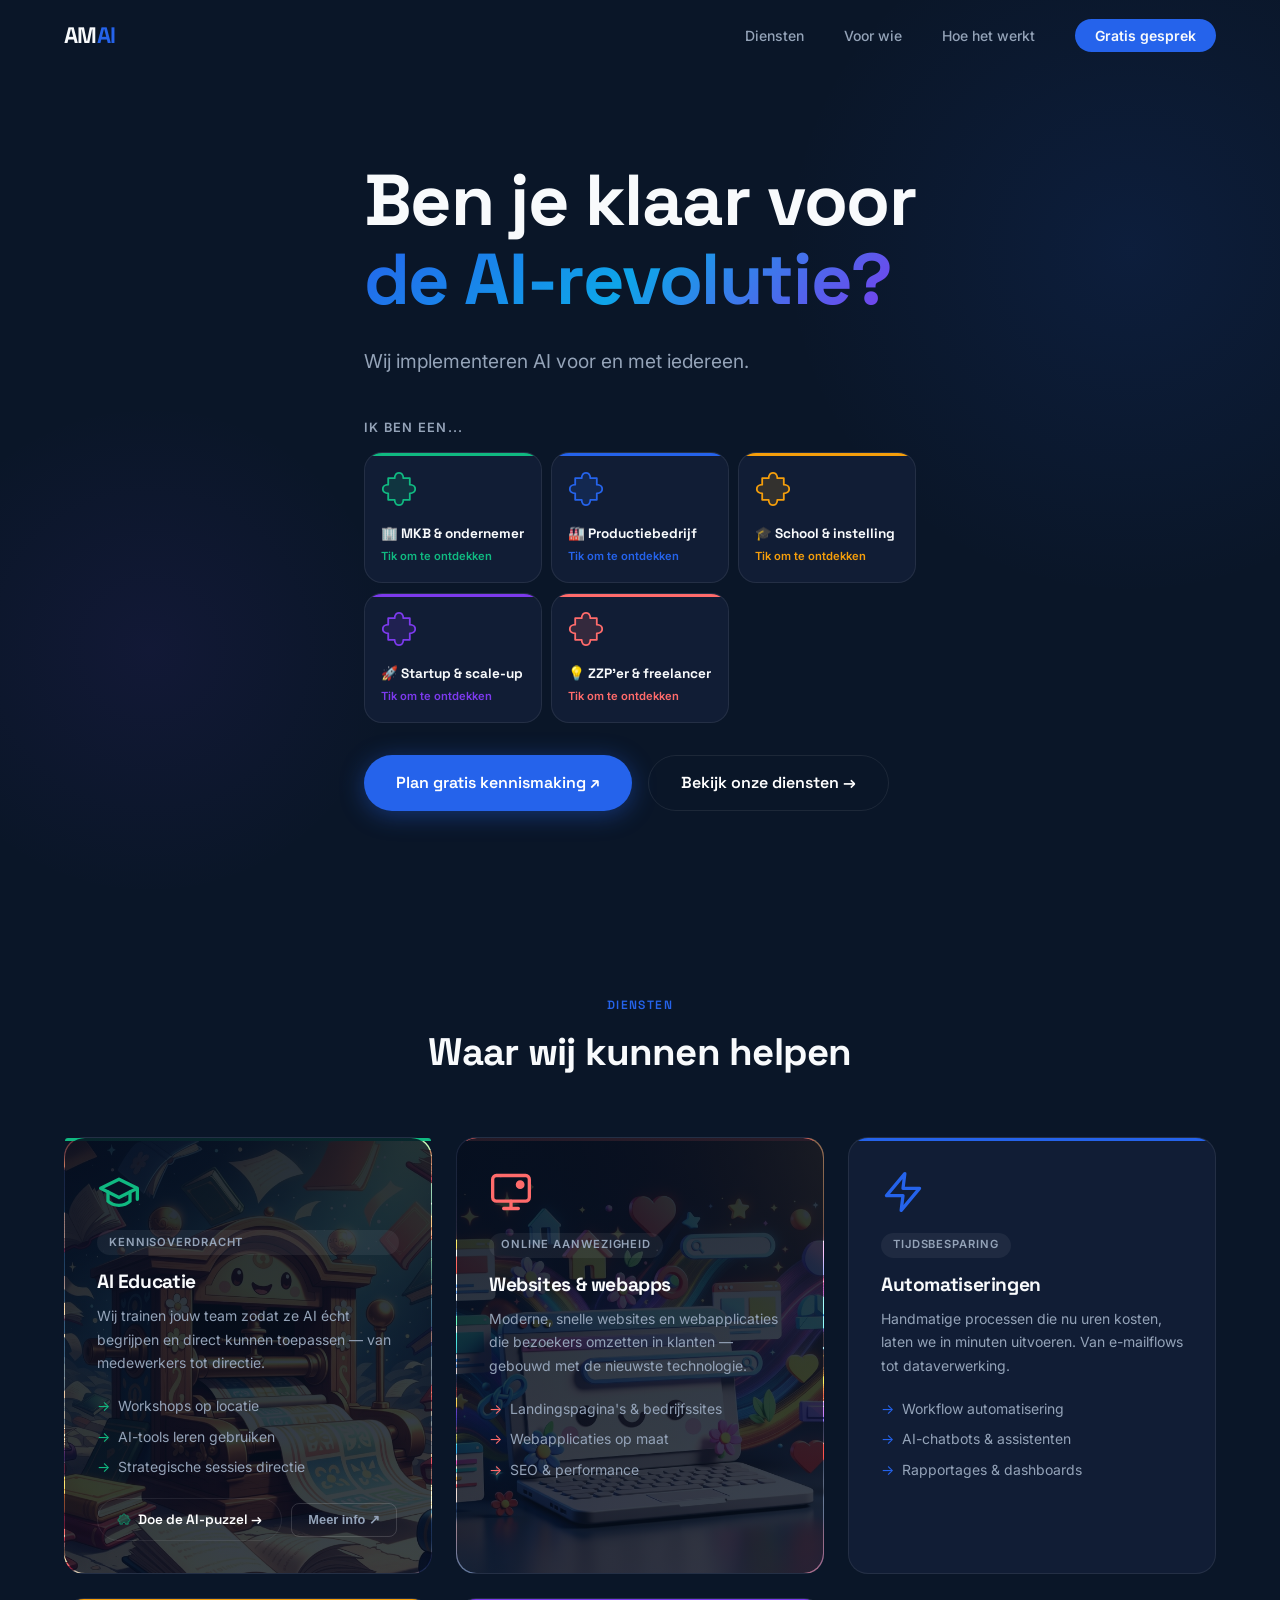
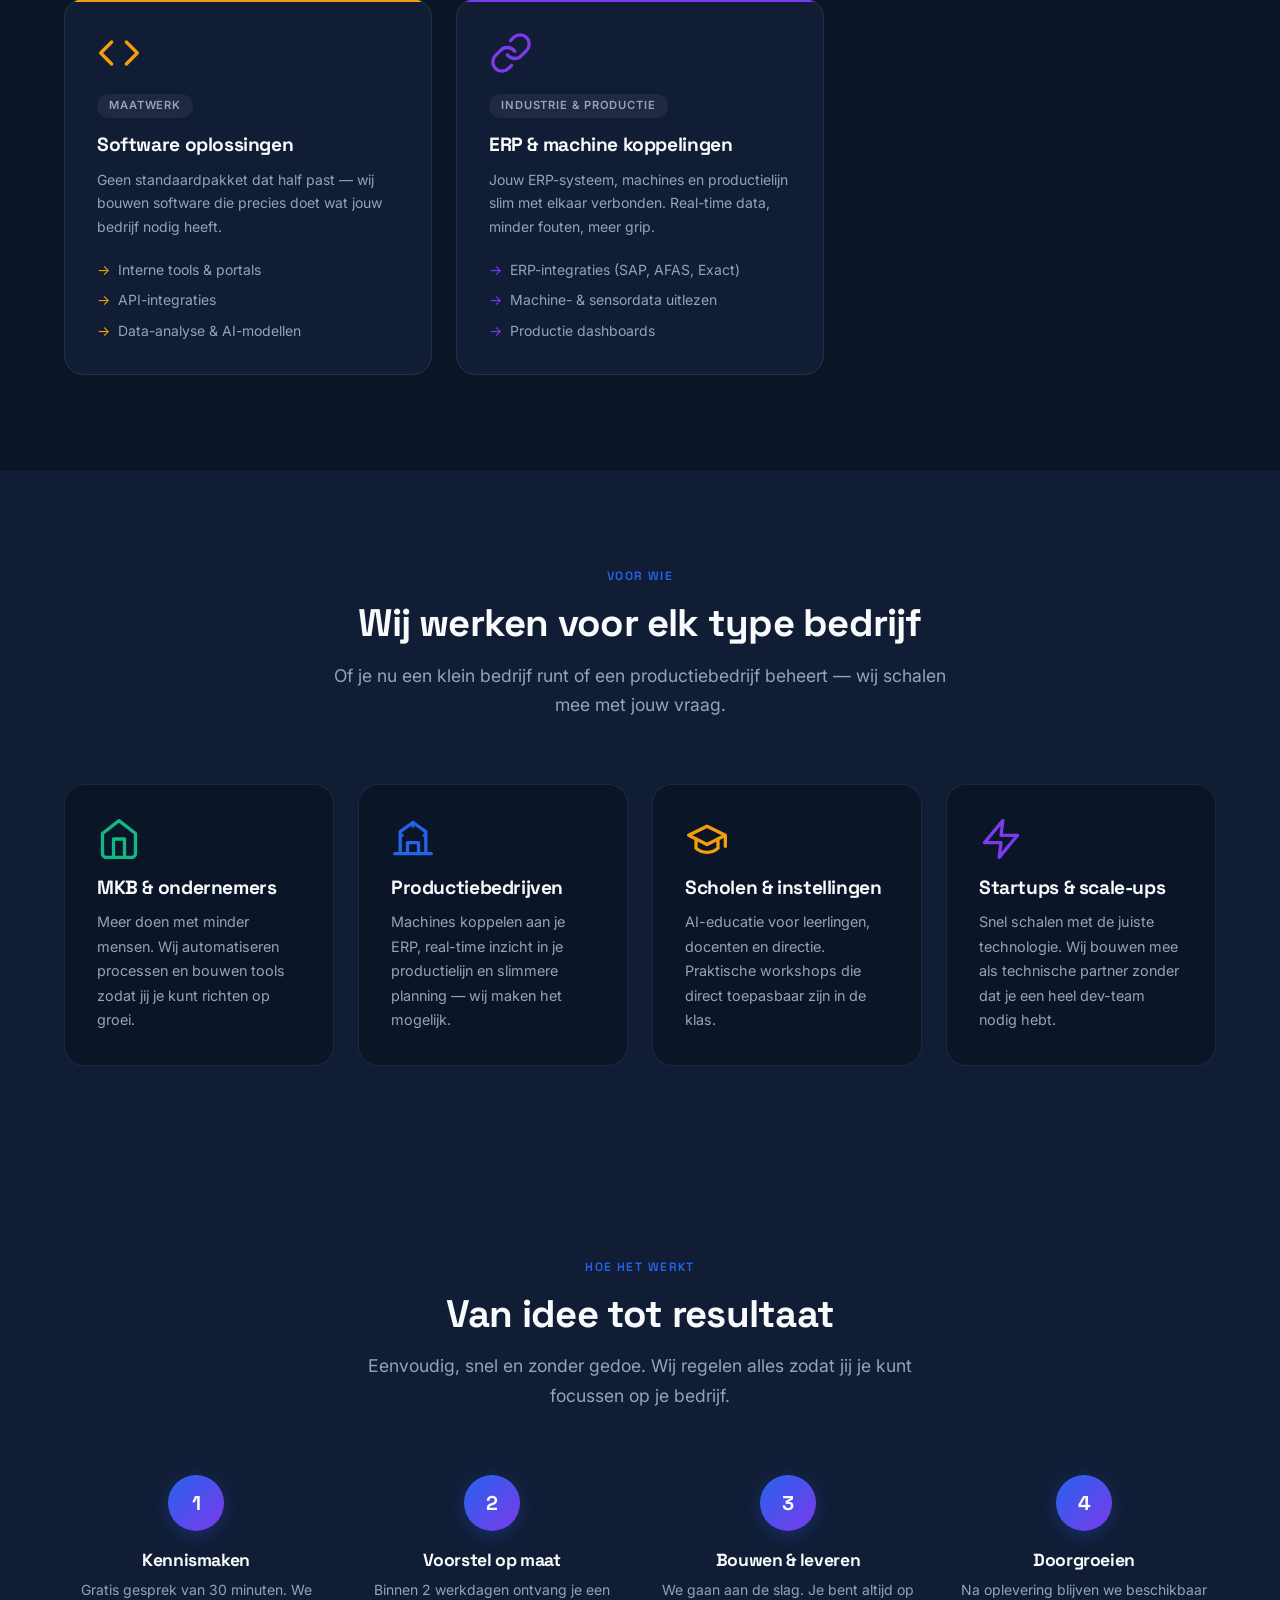
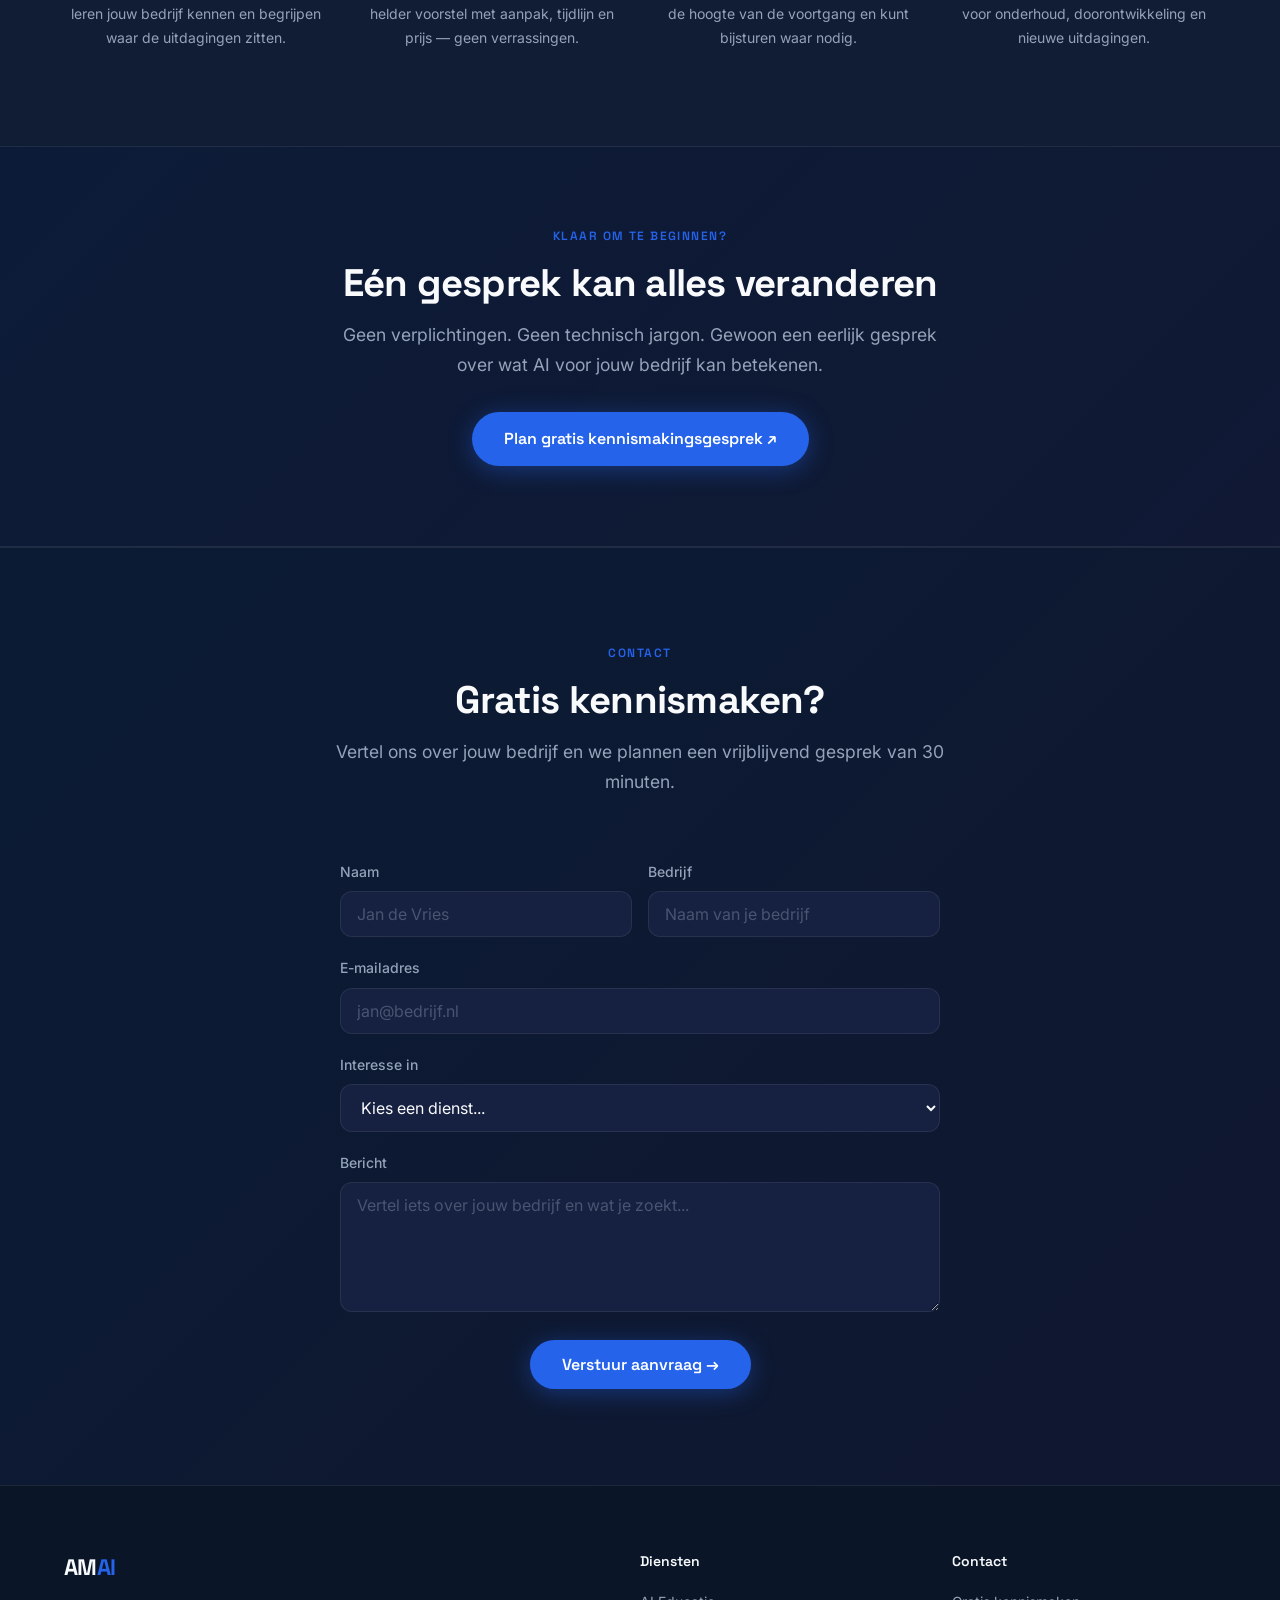
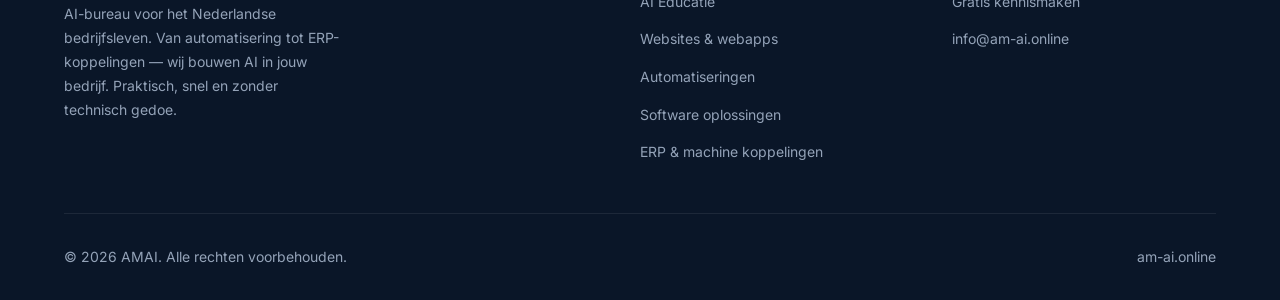
<file: index.html>
<!DOCTYPE html>
<html lang="nl">
<head>
<meta charset="UTF-8">
<meta name="viewport" content="width=device-width, initial-scale=1.0">
<title>AMAI — AI-oplossingen voor bedrijven</title>
<link rel="preconnect" href="https://fonts.googleapis.com">
<link rel="preconnect" href="https://fonts.gstatic.com" crossorigin>
<link href="https://fonts.googleapis.com/css2?family=Space+Grotesk:wght@300;400;500;600;700&family=Inter:wght@300;400;500;600&display=swap" rel="stylesheet">
<link rel="stylesheet" href="style.css">
<link rel="stylesheet" href="main.css?v=2">
<style>
/* PUZZLE SELECTOR */
.puzzle-selector { margin: 2rem 0 0; max-width: 560px; }
.selector__label { font-size: 0.8rem; font-weight: 600; letter-spacing: 0.1em; text-transform: uppercase; color: var(--color-muted); margin-bottom: 0.85rem; }
.pz-grid { display: grid; grid-template-columns: repeat(auto-fit, minmax(158px, 1fr)); gap: 0.6rem; }
.pz-card {
  background: var(--color-bg-card);
  border: 1.5px solid var(--color-border);
  border-radius: 18px;
  padding: 1.1rem 1rem 1rem;
  cursor: pointer;
  position: relative;
  overflow: hidden;
  transition: border-color 0.22s, box-shadow 0.22s, transform 0.22s;
  user-select: none;
}
.pz-card::before {
  content: ''; position: absolute; top: 0; left: 0; right: 0; height: 3px;
  background: var(--pz-color); border-radius: 18px 18px 0 0;
}
.pz-card:hover { border-color: var(--pz-color); transform: translateY(-4px); box-shadow: 0 10px 30px rgba(0,0,0,0.3); }
.pz-card.active { border-color: var(--pz-color); box-shadow: 0 0 28px color-mix(in srgb, var(--pz-color) 30%, transparent); transform: translateY(-5px); }
.pz-card__icon { margin-bottom: 0.65rem; }
.pz-card__name { font-family: var(--font-display); font-size: 0.85rem; font-weight: 700; color: var(--color-white); line-height: 1.3; }
.pz-card__tap { font-size: 0.7rem; color: var(--pz-color); margin-top: 0.35rem; font-weight: 600; }
.pz-card.active .pz-card__tap { opacity: 0; }
.pz-panel {
  display: none;
  margin-top: 0.75rem;
  padding: 1.25rem 1.5rem;
  background: var(--color-bg-card);
  border: 1.5px solid rgba(255,255,255,0.08);
  border-radius: 18px;
  position: relative;
  overflow: hidden;
  animation: fadeUp 0.3s ease both;
}
.pz-panel::before {
  content: ''; position: absolute; top: 0; left: 0; right: 0; height: 3px;
  background: var(--pz-panel-color, var(--color-accent)); border-radius: 18px 18px 0 0;
}
.pz-panel.visible { display: block; }
.pz-panel__title { font-family: var(--font-display); font-weight: 700; font-size: 1rem; margin-bottom: 0.5rem; }
.pz-panel__desc { font-size: 0.875rem; color: var(--color-muted); line-height: 1.75; margin-bottom: 1rem; }
</style>
</head>
<body>

<!-- NAVIGATION -->
<nav class="nav" id="nav">
  <div class="container nav__inner">
    <div class="nav__logo">AM<em>AI</em></div>
    <ul class="nav__links">
      <li><a href="#diensten" class="nav__link">Diensten</a></li>
      <li><a href="#voor-wie" class="nav__link">Voor wie</a></li>
      <li><a href="#hoe" class="nav__link">Hoe het werkt</a></li>
      <li><a href="#contact" class="nav__cta">Gratis gesprek</a></li>
    </ul>
    <div class="nav__hamburger" id="hamburger">
      <span></span><span></span><span></span>
    </div>
  </div>
</nav>

<!-- MOBILE MENU -->
<div class="mobile-menu" id="mobileMenu">
  <a href="#diensten" onclick="closeMobile()">Diensten</a>
  <a href="#voor-wie" onclick="closeMobile()">Voor wie</a>
  <a href="#hoe" onclick="closeMobile()">Hoe het werkt</a>
  <a href="#contact" class="nav__cta" onclick="closeMobile()">Gratis gesprek</a>
</div>

<!-- HERO -->
<section class="hero">
  <canvas id="heroCanvas"></canvas>
  <div class="hero__glow hero__glow--1"></div>
  <div class="hero__glow hero__glow--2"></div>
  <div class="container">
    <div class="hero__content">
      <h1 class="hero__title">
        Ben je klaar voor<br>
        <span class="text-gradient">de AI-revolutie?</span>
      </h1>
      <p class="hero__sub">
        Wij implementeren AI voor en met iedereen.
      </p>

      <!-- PUZZEL DOELGROEPEN -->
      <div class="puzzle-selector">
        <div class="selector__label">Ik ben een...</div>
        <div class="pz-grid" id="pzGrid">

          <div class="pz-card" style="--pz-color:#10B981" onclick="pickPz(0)">
            <div class="pz-card__icon">
              <svg width="36" height="36" viewBox="0 0 36 36" fill="none">
                <path d="M7.2,7.2 L13.68,7.2 C13.68,7.2 13.68,1.8 18,1.8 C22.32,1.8 22.32,7.2 22.32,7.2 L28.8,7.2 L28.8,13.68 C28.8,13.68 34.2,13.68 34.2,18 C34.2,22.32 28.8,22.32 28.8,22.32 L28.8,28.8 L22.32,28.8 C22.32,28.8 22.32,34.2 18,34.2 C13.68,34.2 13.68,28.8 13.68,28.8 L7.2,28.8 L7.2,22.32 C7.2,22.32 1.8,22.32 1.8,18 C1.8,13.68 7.2,13.68 7.2,13.68 Z" fill="#10B981" fill-opacity="0.15" stroke="#10B981" stroke-width="1.8" stroke-linejoin="round" stroke-linecap="round"/>
              </svg>
            </div>
            <div class="pz-card__name">🏢 MKB &amp; ondernemer</div>
            <div class="pz-card__tap">Tik om te ontdekken</div>
          </div>

          <div class="pz-card" style="--pz-color:#2563EB" onclick="pickPz(1)">
            <div class="pz-card__icon">
              <svg width="36" height="36" viewBox="0 0 36 36" fill="none">
                <path d="M7.2,7.2 L13.68,7.2 C13.68,7.2 13.68,1.8 18,1.8 C22.32,1.8 22.32,7.2 22.32,7.2 L28.8,7.2 L28.8,13.68 C28.8,13.68 34.2,13.68 34.2,18 C34.2,22.32 28.8,22.32 28.8,22.32 L28.8,28.8 L22.32,28.8 C22.32,28.8 22.32,34.2 18,34.2 C13.68,34.2 13.68,28.8 13.68,28.8 L7.2,28.8 L7.2,22.32 C7.2,22.32 1.8,22.32 1.8,18 C1.8,13.68 7.2,13.68 7.2,13.68 Z" fill="#2563EB" fill-opacity="0.15" stroke="#2563EB" stroke-width="1.8" stroke-linejoin="round" stroke-linecap="round"/>
              </svg>
            </div>
            <div class="pz-card__name">🏭 Productiebedrijf</div>
            <div class="pz-card__tap">Tik om te ontdekken</div>
          </div>

          <div class="pz-card" style="--pz-color:#F59E0B" onclick="pickPz(2)">
            <div class="pz-card__icon">
              <svg width="36" height="36" viewBox="0 0 36 36" fill="none">
                <path d="M7.2,7.2 L13.68,7.2 C13.68,7.2 13.68,1.8 18,1.8 C22.32,1.8 22.32,7.2 22.32,7.2 L28.8,7.2 L28.8,13.68 C28.8,13.68 34.2,13.68 34.2,18 C34.2,22.32 28.8,22.32 28.8,22.32 L28.8,28.8 L22.32,28.8 C22.32,28.8 22.32,34.2 18,34.2 C13.68,34.2 13.68,28.8 13.68,28.8 L7.2,28.8 L7.2,22.32 C7.2,22.32 1.8,22.32 1.8,18 C1.8,13.68 7.2,13.68 7.2,13.68 Z" fill="#F59E0B" fill-opacity="0.15" stroke="#F59E0B" stroke-width="1.8" stroke-linejoin="round" stroke-linecap="round"/>
              </svg>
            </div>
            <div class="pz-card__name">🎓 School &amp; instelling</div>
            <div class="pz-card__tap">Tik om te ontdekken</div>
          </div>

          <div class="pz-card" style="--pz-color:#7C3AED" onclick="pickPz(3)">
            <div class="pz-card__icon">
              <svg width="36" height="36" viewBox="0 0 36 36" fill="none">
                <path d="M7.2,7.2 L13.68,7.2 C13.68,7.2 13.68,1.8 18,1.8 C22.32,1.8 22.32,7.2 22.32,7.2 L28.8,7.2 L28.8,13.68 C28.8,13.68 34.2,13.68 34.2,18 C34.2,22.32 28.8,22.32 28.8,22.32 L28.8,28.8 L22.32,28.8 C22.32,28.8 22.32,34.2 18,34.2 C13.68,34.2 13.68,28.8 13.68,28.8 L7.2,28.8 L7.2,22.32 C7.2,22.32 1.8,22.32 1.8,18 C1.8,13.68 7.2,13.68 7.2,13.68 Z" fill="#7C3AED" fill-opacity="0.15" stroke="#7C3AED" stroke-width="1.8" stroke-linejoin="round" stroke-linecap="round"/>
              </svg>
            </div>
            <div class="pz-card__name">🚀 Startup &amp; scale-up</div>
            <div class="pz-card__tap">Tik om te ontdekken</div>
          </div>

          <div class="pz-card" style="--pz-color:#FF6B6B" onclick="pickPz(4)">
            <div class="pz-card__icon">
              <svg width="36" height="36" viewBox="0 0 36 36" fill="none">
                <path d="M7.2,7.2 L13.68,7.2 C13.68,7.2 13.68,1.8 18,1.8 C22.32,1.8 22.32,7.2 22.32,7.2 L28.8,7.2 L28.8,13.68 C28.8,13.68 34.2,13.68 34.2,18 C34.2,22.32 28.8,22.32 28.8,22.32 L28.8,28.8 L22.32,28.8 C22.32,28.8 22.32,34.2 18,34.2 C13.68,34.2 13.68,28.8 13.68,28.8 L7.2,28.8 L7.2,22.32 C7.2,22.32 1.8,22.32 1.8,18 C1.8,13.68 7.2,13.68 7.2,13.68 Z" fill="#FF6B6B" fill-opacity="0.15" stroke="#FF6B6B" stroke-width="1.8" stroke-linejoin="round" stroke-linecap="round"/>
              </svg>
            </div>
            <div class="pz-card__name">💡 ZZP'er &amp; freelancer</div>
            <div class="pz-card__tap">Tik om te ontdekken</div>
          </div>

        </div>

        <div class="pz-panel" id="pzPanel">
          <div class="pz-panel__title" id="pzTitle"></div>
          <div class="pz-panel__desc" id="pzDesc"></div>
          <a href="#contact" class="btn btn--primary" style="font-size:0.85rem; padding:0.6rem 1.4rem;">Gratis kennismaken ↗</a>
        </div>
      </div>

      <div class="hero__actions" style="margin-top:2rem;">
        <a href="#contact" class="btn btn--primary">Plan gratis kennismaking ↗</a>
        <a href="#diensten" class="btn btn--outline">Bekijk onze diensten →</a>
      </div>
    </div>
  </div>
</section>

<!-- DIENSTEN -->
<section class="section" id="diensten">
  <div class="container">
    <div class="section-header reveal">
      <span class="eyebrow">Diensten</span>
      <h2>Waar wij kunnen helpen</h2>
    </div>
    <div class="modules-grid">

      <div class="module-card module-card--1 module-card--flip module-card--has-bg reveal reveal-delay-1" id="cardEducatie" style="background-image: url('educatie.jpg')">

        <!-- VOORKANT -->
        <div class="flip-front">
          <div class="module-card__icon">
            <svg width="44" height="44" viewBox="0 0 24 24" fill="none" stroke="#10B981" stroke-width="1.8" stroke-linecap="round" stroke-linejoin="round">
              <path d="M22 10v6M2 10l10-5 10 5-10 5z"/><path d="M6 12v5c3 3 9 3 12 0v-5"/>
            </svg>
          </div>
          <div class="module-card__tag">Kennisoverdracht</div>
          <h3>AI Educatie</h3>
          <p>Wij trainen jouw team zodat ze AI écht begrijpen en direct kunnen toepassen — van medewerkers tot directie.</p>
          <ul class="module-card__list">
            <li>Workshops op locatie</li>
            <li>AI-tools leren gebruiken</li>
            <li>Strategische sessies directie</li>
          </ul>
          <div class="flip-front__actions">
            <a href="ai-puzzel.html" class="btn btn--outline" style="font-size:0.85rem; padding:0.6rem 1.2rem; display:inline-flex; gap:0.4rem; align-items:center;">
              <svg width="14" height="14" viewBox="0 0 100 100" fill="none"><path d="M20,20 L39,20 C39,20 39,6 50,6 C61,6 61,20 61,20 L80,20 L80,39 C80,39 94,39 94,50 C94,61 80,61 80,61 L80,80 L61,80 C61,80 61,66 50,66 C39,66 39,80 39,80 L20,80 L20,61 C20,61 6,61 6,50 C6,39 20,39 20,39 Z" fill="#10B981" fill-opacity="0.3" stroke="#10B981" stroke-width="4"/></svg>
              Doe de AI-puzzel →
            </a>
            <button class="flip-trigger" onclick="document.getElementById('cardEducatie').classList.add('flipped')" aria-label="Meer info">
              Meer info ↗
            </button>
          </div>
        </div>

        <!-- ACHTERKANT -->
        <div class="flip-back">
          <button class="flip-back__close" onclick="document.getElementById('cardEducatie').classList.remove('flipped')" aria-label="Sluiten">×</button>
          <div class="module-card__tag" style="margin-bottom:0.75rem">Voor kids & docenten</div>
          <h3 style="margin-bottom:1rem">Wat bieden wij op school?</h3>
          <ul class="flip-back__list">
            <li>
              <span class="flip-back__icon">🧩</span>
              <div><strong>De Grote AI Puzzel</strong><br><span>Gratis interactieve les: leerlingen (10–14 jaar) ontdekken in 6 stappen hoe AI écht werkt.</span></div>
            </li>
            <li>
              <span class="flip-back__icon">👩‍🏫</span>
              <div><strong>Lesmateriaal voor docenten</strong><br><span>Kant-en-klare handleiding, discussievragen en tips om AI bespreekbaar te maken in de klas.</span></div>
            </li>
            <li>
              <span class="flip-back__icon">🎓</span>
              <div><strong>Workshop op locatie</strong><br><span>Een AMAI-specialist komt langs voor een hands-on AI-les — interactief en op maat.</span></div>
            </li>
            <li>
              <span class="flip-back__icon">💬</span>
              <div><strong>Gratis intakegesprek</strong><br><span>Samen kijken wat past bij jouw school, klas of programma.</span></div>
            </li>
          </ul>
          <div class="flip-back__actions">
            <a href="ai-puzzel.html" class="btn" style="font-size:0.85rem; padding:0.65rem 1.2rem; background:#10B981; color:#000; font-weight:700; border-radius:10px; text-decoration:none; text-align:center;">Doe de AI-puzzel →</a>
            <a href="#contact" class="btn btn--outline" style="font-size:0.85rem; padding:0.65rem 1.2rem; text-align:center;">Plan een gesprek</a>
          </div>
        </div>

      </div>

      <div class="module-card module-card--2 module-card--has-bg reveal reveal-delay-2" style="background-image: url('websites and apps.jpg')">
        <div class="module-card__icon">
          <svg width="44" height="44" viewBox="0 0 24 24" fill="none" stroke="#FF6B6B" stroke-width="1.8" stroke-linecap="round" stroke-linejoin="round">
            <rect x="2" y="3" width="20" height="14" rx="2"/><path d="M8 21h8M12 17v4"/><circle cx="17" cy="8" r="1.5" fill="#FF6B6B"/>
          </svg>
        </div>
        <div class="module-card__tag">Online aanwezigheid</div>
        <h3>Websites & webapps</h3>
        <p>Moderne, snelle websites en webapplicaties die bezoekers omzetten in klanten — gebouwd met de nieuwste technologie.</p>
        <ul class="module-card__list">
          <li>Landingspagina's & bedrijfssites</li>
          <li>Webapplicaties op maat</li>
          <li>SEO & performance</li>
        </ul>
      </div>

      <div class="module-card module-card--3 reveal reveal-delay-3">
        <div class="module-card__icon">
          <svg width="44" height="44" viewBox="0 0 24 24" fill="none" stroke="#2563EB" stroke-width="1.8" stroke-linecap="round" stroke-linejoin="round">
            <path d="M13 2L3 14h9l-1 8 10-12h-9l1-8z"/>
          </svg>
        </div>
        <div class="module-card__tag">Tijdsbesparing</div>
        <h3>Automatiseringen</h3>
        <p>Handmatige processen die nu uren kosten, laten we in minuten uitvoeren. Van e-mailflows tot dataverwerking.</p>
        <ul class="module-card__list">
          <li>Workflow automatisering</li>
          <li>AI-chatbots & assistenten</li>
          <li>Rapportages & dashboards</li>
        </ul>
      </div>

      <div class="module-card module-card--4 reveal reveal-delay-1">
        <div class="module-card__icon">
          <svg width="44" height="44" viewBox="0 0 24 24" fill="none" stroke="#F59E0B" stroke-width="1.8" stroke-linecap="round" stroke-linejoin="round">
            <polyline points="16 18 22 12 16 6"/><polyline points="8 6 2 12 8 18"/>
          </svg>
        </div>
        <div class="module-card__tag">Maatwerk</div>
        <h3>Software oplossingen</h3>
        <p>Geen standaardpakket dat half past — wij bouwen software die precies doet wat jouw bedrijf nodig heeft.</p>
        <ul class="module-card__list">
          <li>Interne tools & portals</li>
          <li>API-integraties</li>
          <li>Data-analyse & AI-modellen</li>
        </ul>
      </div>

      <div class="module-card module-card--5 reveal reveal-delay-2">
        <div class="module-card__icon">
          <svg width="44" height="44" viewBox="0 0 24 24" fill="none" stroke="#7C3AED" stroke-width="1.8" stroke-linecap="round" stroke-linejoin="round">
            <path d="M10 13a5 5 0 0 0 7.54.54l3-3a5 5 0 0 0-7.07-7.07l-1.72 1.71"/><path d="M14 11a5 5 0 0 0-7.54-.54l-3 3a5 5 0 0 0 7.07 7.07l1.71-1.71"/>
          </svg>
        </div>
        <div class="module-card__tag">Industrie & productie</div>
        <h3>ERP & machine koppelingen</h3>
        <p>Jouw ERP-systeem, machines en productielijn slim met elkaar verbonden. Real-time data, minder fouten, meer grip.</p>
        <ul class="module-card__list">
          <li>ERP-integraties (SAP, AFAS, Exact)</li>
          <li>Machine- & sensordata uitlezen</li>
          <li>Productie dashboards</li>
        </ul>
      </div>

    </div>
  </div>
</section>

<!-- VOOR WIE -->
<section class="section for-who" id="voor-wie">
  <div class="container">
    <div class="section-header reveal">
      <span class="eyebrow">Voor wie</span>
      <h2>Wij werken voor elk type bedrijf</h2>
      <p>Of je nu een klein bedrijf runt of een productiebedrijf beheert — wij schalen mee met jouw vraag.</p>
    </div>
    <div class="for-who__grid">
      <div class="for-who__card reveal reveal-delay-1">
        <div class="for-who__icon">
          <svg width="44" height="44" viewBox="0 0 24 24" fill="none" stroke="#10B981" stroke-width="1.8" stroke-linecap="round" stroke-linejoin="round">
            <path d="M3 9l9-7 9 7v11a2 2 0 0 1-2 2H5a2 2 0 0 1-2-2z"/><polyline points="9 22 9 12 15 12 15 22"/>
          </svg>
        </div>
        <h3>MKB & ondernemers</h3>
        <p>Meer doen met minder mensen. Wij automatiseren processen en bouwen tools zodat jij je kunt richten op groei.</p>
      </div>
      <div class="for-who__card reveal reveal-delay-2">
        <div class="for-who__icon">
          <svg width="44" height="44" viewBox="0 0 24 24" fill="none" stroke="#2563EB" stroke-width="1.8" stroke-linecap="round" stroke-linejoin="round">
            <path d="M2 20h20M5 20V8l7-5 7 5v12M9 20v-6h6v6"/>
            <path d="M12 3v2M6 10h.01M18 10h.01"/>
          </svg>
        </div>
        <h3>Productiebedrijven</h3>
        <p>Machines koppelen aan je ERP, real-time inzicht in je productielijn en slimmere planning — wij maken het mogelijk.</p>
      </div>
      <div class="for-who__card reveal reveal-delay-3">
        <div class="for-who__icon">
          <svg width="44" height="44" viewBox="0 0 24 24" fill="none" stroke="#F59E0B" stroke-width="1.8" stroke-linecap="round" stroke-linejoin="round">
            <path d="M22 10v6M2 10l10-5 10 5-10 5z"/><path d="M6 12v5c3 3 9 3 12 0v-5"/>
          </svg>
        </div>
        <h3>Scholen & instellingen</h3>
        <p>AI-educatie voor leerlingen, docenten en directie. Praktische workshops die direct toepasbaar zijn in de klas.</p>
      </div>
      <div class="for-who__card reveal reveal-delay-4">
        <div class="for-who__icon">
          <svg width="44" height="44" viewBox="0 0 24 24" fill="none" stroke="#7C3AED" stroke-width="1.8" stroke-linecap="round" stroke-linejoin="round">
            <path d="M13 2L3 14h9l-1 8 10-12h-9l1-8z"/>
          </svg>
        </div>
        <h3>Startups & scale-ups</h3>
        <p>Snel schalen met de juiste technologie. Wij bouwen mee als technische partner zonder dat je een heel dev-team nodig hebt.</p>
      </div>
    </div>
  </div>
</section>

<!-- HOW IT WORKS -->
<section class="section how" id="hoe">
  <div class="container">
    <div class="section-header reveal">
      <span class="eyebrow">Hoe het werkt</span>
      <h2>Van idee tot resultaat</h2>
      <p>Eenvoudig, snel en zonder gedoe. Wij regelen alles zodat jij je kunt focussen op je bedrijf.</p>
    </div>
    <div class="how__steps">
      <div class="how__step reveal reveal-delay-1">
        <div class="how__step-num">1</div>
        <h3>Kennismaken</h3>
        <p>Gratis gesprek van 30 minuten. We leren jouw bedrijf kennen en begrijpen waar de uitdagingen zitten.</p>
      </div>
      <div class="how__step reveal reveal-delay-2">
        <div class="how__step-num">2</div>
        <h3>Voorstel op maat</h3>
        <p>Binnen 2 werkdagen ontvang je een helder voorstel met aanpak, tijdlijn en prijs — geen verrassingen.</p>
      </div>
      <div class="how__step reveal reveal-delay-3">
        <div class="how__step-num">3</div>
        <h3>Bouwen & leveren</h3>
        <p>We gaan aan de slag. Je bent altijd op de hoogte van de voortgang en kunt bijsturen waar nodig.</p>
      </div>
      <div class="how__step reveal reveal-delay-4">
        <div class="how__step-num">4</div>
        <h3>Doorgroeien</h3>
        <p>Na oplevering blijven we beschikbaar voor onderhoud, doorontwikkeling en nieuwe uitdagingen.</p>
      </div>
    </div>
  </div>
</section>

<!-- CTA STRIP -->
<section style="padding: 5rem 0; background: linear-gradient(135deg, rgba(37,99,235,0.08) 0%, rgba(124,58,237,0.06) 100%); border-top: 1px solid var(--color-border); border-bottom: 1px solid var(--color-border);">
  <div class="container">
    <div style="text-align:center; max-width: 600px; margin: 0 auto;" class="reveal">
      <span class="eyebrow">Klaar om te beginnen?</span>
      <h2 style="font-size: clamp(1.75rem, 3vw, 2.5rem); margin-bottom: 1rem;">Eén gesprek kan alles veranderen</h2>
      <p style="color: var(--color-muted); font-size: 1.1rem; margin-bottom: 2rem; line-height: 1.7;">Geen verplichtingen. Geen technisch jargon. Gewoon een eerlijk gesprek over wat AI voor jouw bedrijf kan betekenen.</p>
      <a href="#contact" class="btn btn--primary">Plan gratis kennismakingsgesprek ↗</a>
    </div>
  </div>
</section>

<!-- CONTACT -->
<section class="section contact-section" id="contact">
  <div class="container">
    <div class="section-header reveal">
      <span class="eyebrow">Contact</span>
      <h2>Gratis kennismaken?</h2>
      <p>Vertel ons over jouw bedrijf en we plannen een vrijblijvend gesprek van 30 minuten.</p>
    </div>
    <div class="contact-form reveal">
      <div class="form-row">
        <div class="form-group">
          <label>Naam</label>
          <input type="text" placeholder="Jan de Vries">
        </div>
        <div class="form-group">
          <label>Bedrijf</label>
          <input type="text" placeholder="Naam van je bedrijf">
        </div>
      </div>
      <div class="form-group">
        <label>E-mailadres</label>
        <input type="email" placeholder="jan@bedrijf.nl">
      </div>
      <div class="form-group">
        <label>Interesse in</label>
        <select>
          <option value="">Kies een dienst...</option>
          <option>AI Educatie</option>
          <option>Website of webapplicatie</option>
          <option>Automatisering</option>
          <option>Software op maat</option>
          <option>ERP & machine koppelingen</option>
          <option>Meerdere diensten / Weet ik nog niet</option>
        </select>
      </div>
      <div class="form-group">
        <label>Bericht</label>
        <textarea placeholder="Vertel iets over jouw bedrijf en wat je zoekt..."></textarea>
      </div>
      <button class="btn btn--primary form-submit" onclick="handleSubmit(event)">Verstuur aanvraag →</button>
    </div>
  </div>
</section>

<!-- FOOTER -->
<footer class="footer">
  <div class="container">
    <div class="footer__grid">
      <div class="footer__brand">
        <div class="nav__logo">AM<em>AI</em></div>
        <p>AI-bureau voor het Nederlandse bedrijfsleven. Van automatisering tot ERP-koppelingen — wij bouwen AI in jouw bedrijf. Praktisch, snel en zonder technisch gedoe.</p>
      </div>
      <div>
        <div class="footer__col-title">Diensten</div>
        <ul class="footer__links">
          <li><a href="#diensten">AI Educatie</a></li>
          <li><a href="#diensten">Websites & webapps</a></li>
          <li><a href="#diensten">Automatiseringen</a></li>
          <li><a href="#diensten">Software oplossingen</a></li>
          <li><a href="#diensten">ERP & machine koppelingen</a></li>
        </ul>
      </div>
      <div>
        <div class="footer__col-title">Contact</div>
        <ul class="footer__links">
          <li><a href="#contact">Gratis kennismaken</a></li>
          <li><a href="mailto:info@am-ai.online">info@am-ai.online</a></li>
        </ul>
      </div>
    </div>
    <div class="footer__bottom">
      <span>© 2026 AMAI. Alle rechten voorbehouden.</span>
      <span>am-ai.online</span>
    </div>
  </div>
</footer>

<script src="script.js"></script>
<script>

// PUZZEL DOELGROEP SELECTOR
const PZ_DATA = [
  { color: '#10B981', title: 'MKB & ondernemer', desc: 'Meer doen met minder mensen. Wij automatiseren processen en bouwen tools zodat jij je kunt richten op groei.' },
  { color: '#2563EB', title: 'Productiebedrijf',  desc: 'Machines koppelen aan je ERP, real-time inzicht in je productielijn en slimmere planning — wij maken het mogelijk.' },
  { color: '#F59E0B', title: 'School & instelling', desc: 'AI-educatie voor leerlingen, docenten en directie. Praktische workshops die direct toepasbaar zijn in de klas.' },
  { color: '#7C3AED', title: 'Startup & scale-up', desc: 'Snel schalen met de juiste technologie. Wij bouwen mee als technische partner zonder dat je een heel dev-team nodig hebt.' },
  { color: '#FF6B6B', title: "ZZP'er & freelancer", desc: 'AI als persoonlijke assistent. Wij leren je de tools die je productiviteit verdubbelen — zodat jij meer kunt doen in minder tijd.' },
];

function pickPz(idx) {
  document.querySelectorAll('.pz-card').forEach((c, i) => c.classList.toggle('active', i === idx));
  const d = PZ_DATA[idx];
  const panel = document.getElementById('pzPanel');
  document.getElementById('pzTitle').textContent = d.title;
  document.getElementById('pzTitle').style.color = d.color;
  document.getElementById('pzDesc').textContent = d.desc;
  panel.style.setProperty('--pz-panel-color', d.color);
  panel.style.borderColor = d.color + '40';
  panel.classList.add('visible');
}

// Keyboard support voor puzzelstukken
document.addEventListener('keydown', e => {
  if ((e.key === 'Enter' || e.key === ' ') && document.activeElement.closest('.pz-piece')) {
    e.preventDefault();
    const pieces = Array.from(document.querySelectorAll('.pz-piece'));
    pickPz(pieces.indexOf(document.activeElement.closest('.pz-piece')));
  }
});

// NAV SCROLL
const nav = document.getElementById('nav');
window.addEventListener('scroll', () => {
  nav.classList.toggle('scrolled', window.scrollY > 20);
});

// HAMBURGER
const hamburger = document.getElementById('hamburger');
const mobileMenu = document.getElementById('mobileMenu');
hamburger.addEventListener('click', () => {
  mobileMenu.classList.toggle('open');
});
function closeMobile() {
  mobileMenu.classList.remove('open');
}

// CANVAS ANIMATIE — zwevende figuren
const canvas = document.getElementById('heroCanvas');
const ctx = canvas.getContext('2d');
let figures = [], W, H, animId;

const CHAR_FILES = [
  'astronaut.png',
  'oma.png',
];

// Robot fade in/uit staat
const robot = {
  state: 'hidden',
  alpha: 0,
  x: 0, y: 0,
  size: 100,
  timer: 0,
  FADE_SPEED: 0.008,
  VISIBLE_FRAMES: 280,
  HIDDEN_FRAMES: 180,
};

function robotNewPos() {
  // Vaste plek: rechts van de subtitel, midden van het scherm
  robot.x = W * 0.58;
  robot.y = H * 0.42;
}

function updateRobot() {
  if (!charImages['robot.png']) return;
  if (robot.state === 'hidden') {
    robot.timer++;
    if (robot.timer >= robot.HIDDEN_FRAMES) {
      robot.timer = 0;
      robotNewPos();
      robot.state = 'fadein';
    }
  } else if (robot.state === 'fadein') {
    robot.alpha += robot.FADE_SPEED;
    if (robot.alpha >= 0.85) { robot.alpha = 0.85; robot.state = 'visible'; }
  } else if (robot.state === 'visible') {
    robot.timer++;
    if (robot.timer >= robot.VISIBLE_FRAMES) { robot.timer = 0; robot.state = 'fadeout'; }
  } else if (robot.state === 'fadeout') {
    robot.alpha -= robot.FADE_SPEED;
    if (robot.alpha <= 0) { robot.alpha = 0; robot.state = 'hidden'; }
  }
  if (robot.state !== 'hidden' && robot.alpha > 0) {
    const img = charImages['robot.png'];
    ctx.save();
    ctx.globalAlpha = robot.alpha;
    ctx.drawImage(img, robot.x - robot.size / 2, robot.y - robot.size / 2, robot.size, robot.size);
    ctx.restore();
  }
}

const charImages = {};
let loadedCount = 0;

function resize() {
  W = canvas.width  = window.innerWidth;
  H = canvas.height = window.innerHeight;
}

function initFigures() {
  figures = [];
  const keys = CHAR_FILES.filter(f => charImages[f]);
  if (!keys.length) return;
  // Astronaut — links naar rechts, bovenste helft
  if (charImages['astronaut.png']) figures.push({
    x: -140, y: H * 0.25,
    vx: 2.2, vy: 0.6,
    rot: 0, vrot: 0.015,
    size: 120, alpha: 0.85,
    key: 'astronaut.png'
  });
  // Oma — rechts naar links, onderste helft, trager
  if (charImages['oma.png']) figures.push({
    x: W + 140, y: H * 0.65,
    vx: -1.4, vy: -0.4,
    rot: 0, vrot: -0.008,
    size: 130, alpha: 0.85,
    key: 'oma.png'
  });
}

function draw() {
  ctx.clearRect(0, 0, W, H);
  for (let f of figures) {
    f.x += f.vx; f.y += f.vy; f.rot += f.vrot;
    const pad = f.size * 1.5;
    if (f.x < -pad) f.x = W + pad;
    if (f.x > W + pad) f.x = -pad;
    if (f.y < -pad) f.y = H + pad;
    if (f.y > H + pad) f.y = -pad;
    const img = charImages[f.key];
    if (!img) continue;
    ctx.save();
    ctx.globalAlpha = f.alpha;
    ctx.translate(f.x, f.y);
    ctx.rotate(f.rot);
    ctx.drawImage(img, -f.size / 2, -f.size / 2, f.size, f.size);
    ctx.restore();
  }
  updateRobot();
  animId = requestAnimationFrame(draw);
}

// Laad PNG's (inclusief robot apart)
const ALL_FILES = [...CHAR_FILES, 'robot.png'];
const totalFiles = ALL_FILES.length;
ALL_FILES.forEach(file => {
  const img = new Image();
  img.onload = () => {
    charImages[file] = img;
    loadedCount++;
    if (loadedCount === totalFiles) {
      resize();
      initFigures();
      draw();
    }
  };
  img.src = file;
});

window.addEventListener('resize', () => {
  cancelAnimationFrame(animId);
  resize();
  initFigures();
  draw();
});

// SCROLL REVEAL
const reveals = document.querySelectorAll('.reveal');
const observer = new IntersectionObserver((entries) => {
  entries.forEach(e => {
    if (e.isIntersecting) { e.target.classList.add('visible'); observer.unobserve(e.target); }
  });
}, { threshold: 0.12 });
reveals.forEach(el => observer.observe(el));

// FORM SUBMIT
function handleSubmit(e) {
  e.preventDefault();
  const btn = e.target;
  btn.textContent = ' Verstuurd! We nemen snel contact op.';
  btn.style.background = '#10B981';
  btn.disabled = true;
}

</script>
</body>
</html>
</file>
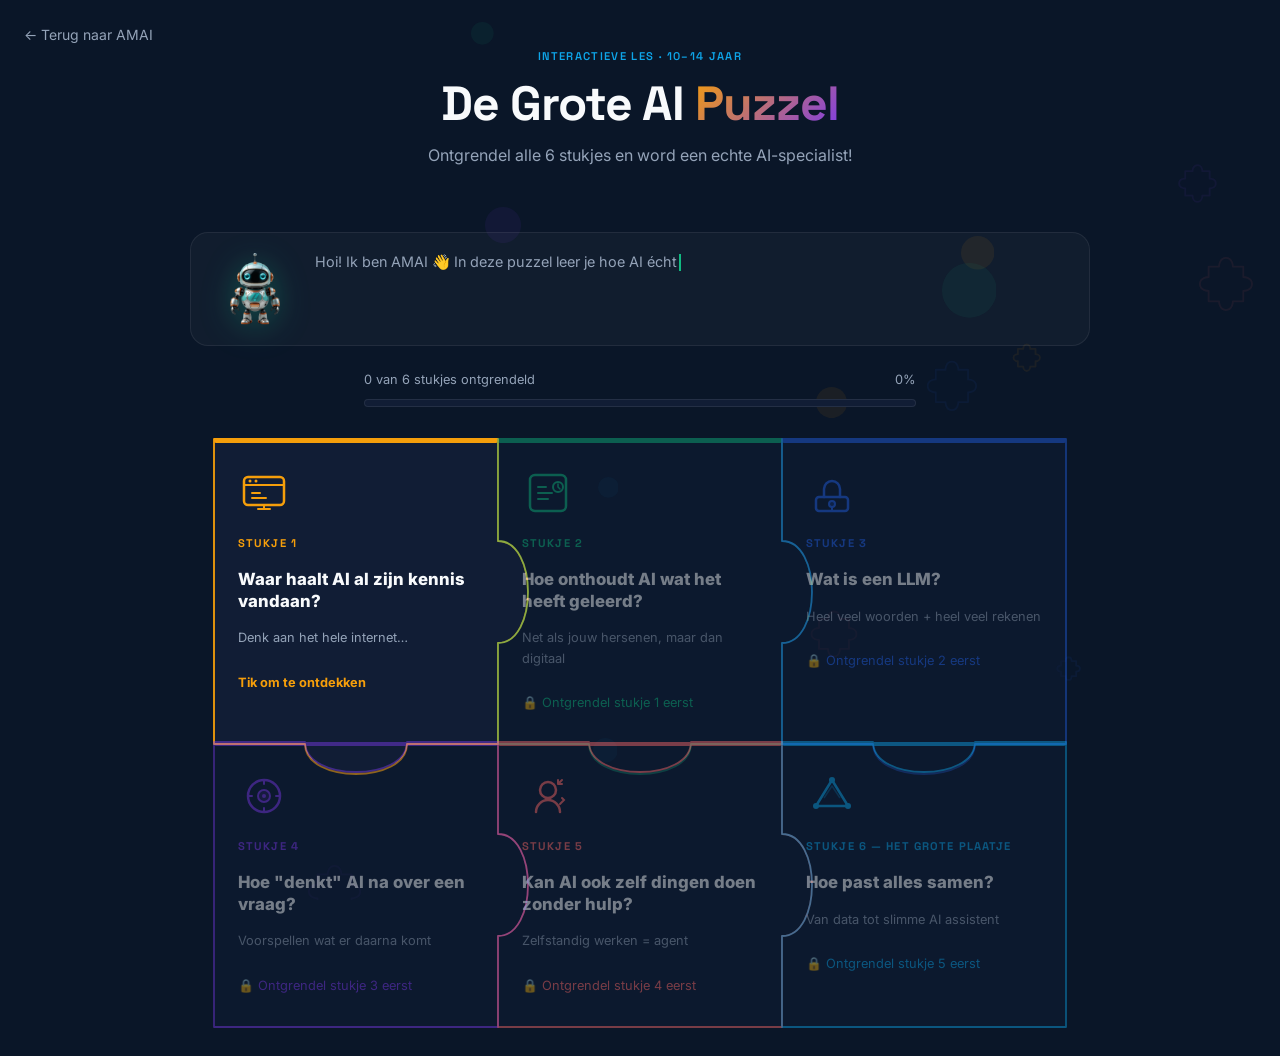
<file: ai-puzzel.html>
<!DOCTYPE html>
<html lang="nl">
<head>
<meta charset="UTF-8">
<meta name="viewport" content="width=device-width, initial-scale=1.0">
<title>Hoe werkt AI? — De Grote Puzzel</title>
<link href="https://fonts.googleapis.com/css2?family=Nunito:wght@400;600;700;800;900&family=Space+Grotesk:wght@600;700&display=swap" rel="stylesheet">

<link rel="preconnect" href="https://fonts.googleapis.com">
<link rel="preconnect" href="https://fonts.gstatic.com" crossorigin>
<link href="https://fonts.googleapis.com/css2?family=Space+Grotesk:wght@300;400;500;600;700&family=Nunito:wght@400;600;700;800;900&family=Inter:wght@300;400;500;600&display=swap" rel="stylesheet">
<link rel="stylesheet" href="style.css">
<link rel="stylesheet" href="puzzel.css">
</head>
<body>

<!-- Background floaters -->
<div class="floaters" id="floaters"></div>

<main>
<div class="header">
  <a href="amai-online.html" class="header__back">← Terug naar AMAI</a>
  <div class="header__eyebrow">Interactieve les · 10–14 jaar</div>
  <h1 class="header__title">De Grote AI <span>Puzzel</span></h1>
  <p class="header__sub">Ontgrendel alle 6 stukjes en word een echte AI-specialist!</p>
</div>

<!-- Robot + intro naast elkaar in de lege ruimte -->
<div class="robot-intro">
  <img src="robot.png" class="robot-intro__img" alt="AMAI Robot" id="robotImg">
  <div class="robot-intro__text" id="robotIntroText">
    <div class="robot-intro__typed" id="robotIntroTyped"></div><span class="robot-bubble__cursor" id="robotIntroCursor"></span>
  </div>
  <!-- Ballon verschijnt als alle stukjes klaar zijn -->
  <div class="robot-intro__bubble" id="robotBubble">
    <div class="robot-bubble__label">🤖 AMAI Robot zegt:</div>
    <div class="robot-bubble__text" id="robotText"></div><span class="robot-bubble__cursor" id="robotCursor"></span>
    <button class="btn" style="margin-top:1rem" onclick="resetAll()">↺ Opnieuw spelen</button>
  </div>
</div>

<div class="progress-wrap">
  <div class="progress-label">
    <span id="progressText">0 van 6 stukjes ontgrendeld</span>
    <span id="progressPct">0%</span>
  </div>
  <div class="progress-bar"><div class="progress-fill" id="progressFill"></div></div>
</div>

<div class="board" id="board"></div>
<div class="mobile-quiz" id="mobileQuiz"></div>
</main>


<script src="script.js"></script>
<script>

const PIECES = [
  {
    id: 1,
    color: '#F59E0B',
    glow: 'rgba(245,158,11,0.2)',
    unlockAfter: 0,
    icon: `<svg viewBox="0 0 52 52" fill="none"><rect x="6" y="10" width="40" height="28" rx="4" stroke="#F59E0B" stroke-width="2.5"/><path d="M6 18h40" stroke="#F59E0B" stroke-width="2"/><circle cx="12" cy="14" r="1.5" fill="#F59E0B"/><circle cx="18" cy="14" r="1.5" fill="#F59E0B"/><path d="M14 26h8M14 31h14" stroke="#F59E0B" stroke-width="2" stroke-linecap="round"/><path d="M26 38v4M20 42h12" stroke="#F59E0B" stroke-width="2" stroke-linecap="round"/></svg>`,
    number: 'Stukje 1',
    question: 'Waar haalt AI al zijn kennis vandaan?',
    hint: ' Denk aan het hele internet…',
    label: 'Web scraping & data',
    title: 'AI eet data als ontbijt!',
    explain: 'Voordat een AI slim kan worden, moet hij eerst heel veel leren. Dat doet hij door miljoenen websites, boeken en artikelen te lezen — dit noemen we web scraping. De AI "schraapt" als het ware informatie van het internet, net zoals jij dingen opzoekt maar dan miljoen keer sneller.',
    example: '<strong>Stel je voor:</strong> een robot leest in één dag alle boeken van alle bibliotheken ter wereld. Dat is wat AI doet om te leren!',
    tags: ['Data', 'Internet', 'Web scraping', 'Leren']
  },
  {
    id: 2,
    color: '#10B981',
    glow: 'rgba(16,185,129,0.2)',
    unlockAfter: 1,
    icon: `<svg viewBox="0 0 52 52" fill="none"><rect x="8" y="8" width="36" height="36" rx="5" stroke="#10B981" stroke-width="2.5"/><path d="M16 20h8M16 26h14M16 32h10" stroke="#10B981" stroke-width="2" stroke-linecap="round"/><circle cx="36" cy="20" r="5" stroke="#10B981" stroke-width="2"/><path d="M36 17v3l2 2" stroke="#10B981" stroke-width="1.5" stroke-linecap="round"/></svg>`,
    number: 'Stukje 2',
    question: 'Hoe onthoudt AI wat het heeft geleerd?',
    hint: ' Net als jouw hersenen, maar dan digitaal',
    label: 'Trainingsdata & patronen',
    title: 'Patronen onthouden = slim worden',
    explain: 'AI onthoudt geen losse feiten — hij leert patronen. Als de AI duizenden zinnen leest over honden, begrijpt hij wat een hond is zonder ooit een foto te zien. Al die patronen worden opgeslagen als getallen in een gigantisch wiskundig netwerk.',
    example: '<strong>Vergelijk het met:</strong> als jij 1000 foto\'s van katten ziet, herken je de volgende kat meteen. Je hersenen leerden het patroon "kat" — AI doet precies hetzelfde!',
    tags: ['Patronen', 'Geheugen', 'Getallen', 'Netwerk']
  },
  {
    id: 3,
    color: '#2563EB',
    glow: 'rgba(37,99,235,0.2)',
    unlockAfter: 2,
    icon: `<svg viewBox="0 0 52 52" fill="none"><rect x="10" y="30" width="32" height="14" rx="3" stroke="#2563EB" stroke-width="2.5"/><path d="M18 30v-8a8 8 0 0 1 16 0v8" stroke="#2563EB" stroke-width="2.5" stroke-linecap="round"/><circle cx="26" cy="37" r="3" fill="#2563EB" fill-opacity="0.3" stroke="#2563EB" stroke-width="2"/><path d="M26 40v4" stroke="#2563EB" stroke-width="2" stroke-linecap="round"/></svg>`,
    number: 'Stukje 3',
    question: 'Wat is een LLM?',
    hint: ' Heel veel woorden + heel veel rekenen',
    label: 'Large Language Model',
    title: 'LLM = de superschlimme taalcomputer',
    explain: 'LLM staat voor "Large Language Model" — een supergrote taalcomputer. Hij heeft zo veel tekst gelezen dat hij heel goed begrijpt hoe taal werkt: zinnen maken, vragen beantwoorden, verhalen schrijven. ChatGPT, Gemini en Claude zijn allemaal LLMs.',
    example: '<strong>Hoe werkt het?</strong> Jij typt "Wat is de hoofdstad van Frankrijk?" → de LLM berekent welk woord het meest waarschijnlijk als antwoord past → "Parijs!" Niet omdat hij het weet, maar omdat hij het patroon heeft geleerd.',
    tags: ['LLM', 'Taal', 'ChatGPT', 'Claude', 'Gemini']
  },
  {
    id: 4,
    color: '#7C3AED',
    glow: 'rgba(124,58,237,0.2)',
    unlockAfter: 3,
    icon: `<svg viewBox="0 0 52 52" fill="none"><circle cx="26" cy="26" r="16" stroke="#7C3AED" stroke-width="2.5"/><circle cx="26" cy="26" r="6" fill="#7C3AED" fill-opacity="0.2" stroke="#7C3AED" stroke-width="2"/><path d="M26 10v4M26 38v4M10 26h4M38 26h4" stroke="#7C3AED" stroke-width="2" stroke-linecap="round"/><circle cx="26" cy="26" r="2" fill="#7C3AED"/></svg>`,
    number: 'Stukje 4',
    question: 'Hoe "denkt" AI na over een vraag?',
    hint: ' Voorspellen wat er daarna komt',
    label: 'Hoe AI antwoorden maakt',
    title: 'AI gokt heel goed wat daarna komt',
    explain: 'AI denkt niet echt na zoals jij. Hij voorspelt steeds het volgende woord, gebaseerd op alles wat hij geleerd heeft. Woordje voor woordje, heel snel. Dat lijkt op denken, maar het is eigenlijk superslim raden op basis van patronen.',
    example: '<strong>Probeer het zelf:</strong> "De kat zit op de..." — jij weet dat "mat", "bank" of "stoel" logisch klinkt. Dat weet de AI ook, maar hij heeft dat geleerd van miljoenen zinnen!',
    tags: ['Voorspellen', 'Woorden', 'Tokens', 'Kansen']
  },
  {
    id: 5,
    color: '#FF6B6B',
    glow: 'rgba(255,107,107,0.2)',
    unlockAfter: 4,
    icon: `<svg viewBox="0 0 52 52" fill="none"><circle cx="26" cy="20" r="8" stroke="#FF6B6B" stroke-width="2.5"/><path d="M14 42c0-6.627 5.373-12 12-12s12 5.373 12 12" stroke="#FF6B6B" stroke-width="2.5" stroke-linecap="round"/><path d="M36 14l4-4M36 14h4M36 14v-4" stroke="#FF6B6B" stroke-width="2" stroke-linecap="round" stroke-linejoin="round"/><path d="M40 28l2 2-4 4" stroke="#FF6B6B" stroke-width="2" stroke-linecap="round"/></svg>`,
    number: 'Stukje 5',
    question: 'Kan AI ook zelf dingen doen zonder hulp?',
    hint: ' Zelfstandig werken = agent',
    label: 'AI Agents',
    title: 'AI Agents: AI die zelf handelt!',
    explain: 'Een gewone AI wacht tot jij een vraag stelt. Maar een AI Agent kan zelf taken uitvoeren! Hij bedenkt een plan, zoekt informatie op, stuurt e-mails, boekt vluchten of schrijft code — allemaal zonder dat jij elke stap hoeft te zeggen. Zoals een digitale assistent die écht zelfstandig is.',
    example: '<strong>Voorbeeld:</strong> Jij zegt "Plan een verjaardag voor 10 personen met een budget van €100." De AI agent zoekt locaties, vergelijkt prijzen, stuurt uitnodigingen en maakt een planning — allemaal zelf!',
    tags: ['Agent', 'Zelfstandig', 'Taken', 'Automatisch']
  },
  {
    id: 6,
    color: '#0EA5E9',
    glow: 'rgba(14,165,233,0.2)',
    unlockAfter: 5,
    icon: `<svg viewBox="0 0 52 52" fill="none"><path d="M10 36 L26 10 L42 36 Z" stroke="#0EA5E9" stroke-width="2.5" stroke-linejoin="round"/><circle cx="26" cy="10" r="3" fill="#0EA5E9"/><circle cx="10" cy="36" r="3" fill="#0EA5E9"/><circle cx="42" cy="36" r="3" fill="#0EA5E9"/><path d="M18 28l8-12 8 12" stroke="#0EA5E9" stroke-width="1.5" stroke-linejoin="round" opacity="0.4"/></svg>`,
    number: 'Stukje 6 — Het Grote Plaatje',
    question: 'Hoe past alles samen?',
    hint: ' Van data tot slimme AI assistent',
    label: 'AI: het complete plaatje',
    title: 'Van internet tot jouw AI assistent',
    explain: 'Nu snap je het hele plaatje: (1) AI verzamelt data van het web, (2) leert patronen uit die data, (3) wordt een LLM die taal begrijpt, (4) voorspelt antwoorden woord voor woord, (5) en als Agent kan hij ook zelfstandig taken uitvoeren. Elke AI die jij gebruikt doorloopt al deze stappen!',
    example: '<strong>De keten:</strong> Internet → Data → Training → LLM → Antwoord → Agent → Actie. Jij staat aan het eind — en jij bepaalt wat AI voor jou doet!',
    tags: ['AI', 'Web2', 'LLM', 'Agent', 'Toekomst']
  }
];

let unlocked = new Set();

function puzzleIcon(color, size=52) {
  const d = size, h = d/2, b = d*0.2, nd = d*0.15, nw = d*0.12;
  return `<svg width="${d}" height="${d}" viewBox="0 0 ${d} ${d}" fill="none">
    <path d="M${b},${b} L${h-nw},${b} C${h-nw},${b} ${h-nw},${b-nd} ${h},${b-nd} C${h+nw},${b-nd} ${h+nw},${b} ${h+nw},${b} L${d-b},${b} L${d-b},${h-nw} C${d-b},${h-nw} ${d-b+nd},${h-nw} ${d-b+nd},${h} C${d-b+nd},${h+nw} ${d-b},${h+nw} ${d-b},${h+nw} L${d-b},${d-b} L${h+nw},${d-b} C${h+nw},${d-b} ${h+nw},${d-b+nd} ${h},${d-b+nd} C${h-nw},${d-b+nd} ${h-nw},${d-b} ${h-nw},${d-b} L${b},${d-b} L${b},${h+nw} C${b},${h+nw} ${b-nd},${h+nw} ${b-nd},${h} C${b-nd},${h-nw} ${b},${h-nw} ${b},${h-nw} Z"
    fill="${color}" fill-opacity="0.15" stroke="${color}" stroke-width="1.8" stroke-linejoin="round" stroke-linecap="round"/>
  </svg>`;
}

function renderPieces() {
  const board = document.getElementById('board');
  board.innerHTML = '';

  PIECES.forEach((p, i) => {
    const isUnlocked = unlocked.has(p.id);
    const isLocked   = p.unlockAfter > 0 && !unlocked.has(p.unlockAfter);

    const el = document.createElement('div');
    el.className = 'piece' + (isUnlocked ? ' piece--done' : '') + (isLocked ? ' piece--locked' : '');
    el.style.setProperty('--piece-color', p.color);
    el.style.setProperty('--piece-glow', p.glow);
    el.dataset.id = p.id;
    el.dataset.idx = i;
    el.dataset.step = i + 1;

    el.innerHTML = `
      <div class="piece__stripe"></div>
      <div class="piece__front">
        <div class="piece__icon">${p.icon}</div>
        <div class="piece__number">${p.number}</div>
        <div class="piece__question">${p.question}</div>
        <div class="piece__hint">${p.hint}</div>
        ${isLocked
          ? `<div class="piece__hint" data-lock-hint style="color:${p.color};margin-top:0.5rem">🔒 Ontgrendel stukje ${p.unlockAfter} eerst</div>`
          : `<div class="piece__tap">Tik om te ontdekken</div>`
        }
      </div>
      <div class="piece__back">
        <button class="piece__close" aria-label="Sluiten">×</button>
        <div class="piece__label">${p.label}</div>
        <div class="piece__title">${p.title}</div>
        <div class="piece__explain">${p.explain}</div>
        <div class="piece__example">${p.example}</div>
        <div class="piece__tags">${p.tags.map(t => `<span class="tag">${t}</span>`).join('')}</div>
      </div>
    `;

    board.appendChild(el);
  });

  // Board-level click delegation — no per-piece listeners needed
  board.onclick = e => {
    if (e.target.closest('.piece__close')) {
      e.stopPropagation();
      e.target.closest('.piece').classList.remove('piece--open');
      return;
    }
    const piece = e.target.closest('.piece');
    if (!piece) return;
    if (piece.classList.contains('piece--locked')) return;
    const id = parseInt(piece.dataset.id);
    if (piece.classList.contains('piece--done')) {
      const isOpen = piece.classList.contains('piece--open');
      document.querySelectorAll('.piece--open').forEach(p => p.classList.remove('piece--open'));
      if (!isOpen) piece.classList.add('piece--open');
    } else {
      unlock(id);
    }
  };

  // Apply puzzle shapes — small delay so grid has fully laid out
  setTimeout(applyPuzzleShapes, 60);
}

// ─── MOBILE CARD QUIZ ──────────────────────────────────────────────────────
const mq = { idx: 0 };

function renderMobileCard() {
  const quiz = document.getElementById('mobileQuiz');
  if (!quiz) return;
  const i   = mq.idx;
  const p   = PIECES[i];
  const isDone   = unlocked.has(p.id);
  const isLocked = p.unlockAfter > 0 && !unlocked.has(p.unlockAfter);

  const dots = PIECES.map((_, di) =>
    `<div class="mq-dot${di < i ? ' mq-dot--done' : di === i ? ' mq-dot--active' : ''}"></div>`
  ).join('');

  quiz.innerHTML = `
    <div class="mq-header">
      <span class="mq-step">Stukje ${i + 1} van ${PIECES.length}</span>
      <div class="mq-dots">${dots}</div>
    </div>
    <div class="mq-scene">
      <div class="mq-card${isDone ? ' flipped' : ''}" id="mqCard" style="--piece-color:${p.color}">
        <div class="mq-front">
          <div class="mq-icon">${p.icon}</div>
          <div class="mq-num">${p.number}</div>
          <div class="mq-q">${p.question}</div>
          <div class="mq-hint">${p.hint}</div>
          ${isLocked
            ? `<div class="mq-lock">🔒 Ontgrendel stukje ${p.unlockAfter} eerst</div>`
            : `<button class="mq-flip-btn" onclick="mqFlip()">Ontdek het antwoord</button>`
          }
        </div>
        <div class="mq-back">
          <div class="mq-back-meta">${p.label}</div>
          <div class="mq-back-title">${p.title}</div>
          <div class="mq-back-text">${p.explain}</div>
          <div class="mq-back-example">${p.example}</div>
          <div class="mq-back-tags">${p.tags.map(t => `<span class="tag">${t}</span>`).join('')}</div>
          ${i < PIECES.length - 1
            ? `<button class="mq-next-btn" onclick="mqNext()">Volgende vraag →</button>`
            : `<button class="mq-next-btn" onclick="mqFinish()">Bekijk resultaat 🎉</button>`
          }
        </div>
      </div>
    </div>`;
}

function mqFlip() {
  const card = document.getElementById('mqCard');
  if (!card || card.classList.contains('flipped')) return;
  card.classList.add('flipped');
  const p = PIECES[mq.idx];
  if (!unlocked.has(p.id)) {
    unlocked.add(p.id);
    updateProgress();
    spawnConfetti(p.color);
    PIECES.filter(dep => dep.unlockAfter === p.id).forEach(dep => {
      const el = document.querySelector(`.piece[data-id="${dep.id}"]`);
      if (el) {
        el.classList.remove('piece--locked');
        const lh = el.querySelector('[data-lock-hint]');
        if (lh) lh.outerHTML = `<div class="piece__tap">Tik om te ontdekken</div>`;
      }
    });
    if (unlocked.size === PIECES.length) {
      setTimeout(() => {
        document.getElementById('robotIntroText').style.display = 'none';
        document.getElementById('robotBubble').classList.add('show');
        startTypewriter(
          'Wauw, geweldig gedaan! 🎉 Je snapt nu hoe AI écht werkt — van data verzamelen op het internet, patronen leren, een taalmodel trainen, antwoorden voorspellen, tot een AI Agent die zelfstandig handelt. Misschien word jij wel de AI-expert van jouw klas. 🚀',
          document.getElementById('robotText'),
          document.getElementById('robotCursor'),
          28
        );
      }, 700);
    }
  }
}

function mqNext() {
  if (mq.idx < PIECES.length - 1) {
    mq.idx++;
    renderMobileCard();
  }
}

function mqFinish() {
  document.getElementById('robotBubble').scrollIntoView({ behavior: 'smooth', block: 'center' });
}

// ─── PUZZLE CLIP-PATH SHAPES ───────────────────────────────────────────────
// 3×2 grid nub directions [top, right, bottom, left] — 'f'=flat, 'o'=tab-out, 'i'=socket-in
const PIECE_NUBS = [
  ['f','o','o','f'],  // 1: top-left
  ['f','o','o','i'],  // 2: top-center
  ['f','f','o','i'],  // 3: top-right
  ['i','o','f','f'],  // 4: bottom-left
  ['i','o','f','i'],  // 5: bottom-center
  ['i','f','f','i'],  // 6: bottom-right
];

function buildPath(W, H, nubs) {
  const D  = Math.round(Math.min(W, H) * 0.14); // nub depth (~14%)
  const NW = Math.round(Math.min(W, H) * 0.18); // nub half-width (~18%)
  const CX = Math.round(W / 2);
  const CY = Math.round(H / 2);
  const [top, right, bot, left] = nubs;

  // helpers
  const topEdge = () => {
    if (top === 'f') return `L ${W} 0 `;
    if (top === 'o') return `L ${CX-NW} 0 C ${CX-NW} ${-D} ${CX+NW} ${-D} ${CX+NW} 0 L ${W} 0 `;
    return               `L ${CX-NW} 0 C ${CX-NW} ${D}  ${CX+NW} ${D}  ${CX+NW} 0 L ${W} 0 `;
  };
  const rightEdge = () => {
    if (right === 'f') return `L ${W} ${H} `;
    if (right === 'o') return `L ${W} ${CY-NW} C ${W+D} ${CY-NW} ${W+D} ${CY+NW} ${W} ${CY+NW} L ${W} ${H} `;
    return                    `L ${W} ${CY-NW} C ${W-D} ${CY-NW} ${W-D} ${CY+NW} ${W} ${CY+NW} L ${W} ${H} `;
  };
  const botEdge = () => {
    if (bot === 'f') return `L 0 ${H} `;
    if (bot === 'o') return `L ${CX+NW} ${H} C ${CX+NW} ${H+D} ${CX-NW} ${H+D} ${CX-NW} ${H} L 0 ${H} `;
    return                  `L ${CX+NW} ${H} C ${CX+NW} ${H-D} ${CX-NW} ${H-D} ${CX-NW} ${H} L 0 ${H} `;
  };
  const leftEdge = () => {
    if (left === 'f') return `Z`;
    if (left === 'o') return `L 0 ${CY+NW} C ${-D} ${CY+NW} ${-D} ${CY-NW} 0 ${CY-NW} Z`;
    return                   `L 0 ${CY+NW} C ${D}  ${CY+NW} ${D}  ${CY-NW} 0 ${CY-NW} Z`;
  };

  return `M 0 0 ${topEdge()}${rightEdge()}${botEdge()}${leftEdge()}`;
}

function applyPuzzleShapes() {
  const pieces = document.querySelectorAll('.piece[data-idx]');

  // Phase 1 — batch all DOM reads (no writes yet)
  const data = Array.from(pieces).map(piece => ({
    piece,
    i: parseInt(piece.dataset.idx, 10),
    W: piece.offsetWidth,
    H: piece.offsetHeight,
    isDone: piece.classList.contains('piece--done'),
  }));

  // Phase 2 — batch all DOM writes
  data.forEach(({ piece, i, W, H, isDone }) => {
    if (!W || !H) return;
    const nubs    = PIECE_NUBS[i] || ['f','f','f','f'];
    const color   = PIECES[i]?.color || '#2563EB';
    const strokeW = isDone ? 2.5 : 1.8;
    const pathStr = buildPath(W, H, nubs);

    let svg = piece.querySelector('.piece__bg');
    if (!svg) {
      svg = document.createElementNS('http://www.w3.org/2000/svg', 'svg');
      svg.classList.add('piece__bg');
      piece.prepend(svg);
    }
    svg.setAttribute('width', W);
    svg.setAttribute('height', H);
    svg.setAttribute('viewBox', `0 0 ${W} ${H}`);
    svg.setAttribute('overflow', 'visible');
    svg.innerHTML =
      `<path d="${pathStr}" fill="#111D35" stroke="${color}" stroke-width="${strokeW}" stroke-linejoin="round" stroke-linecap="round"/>` +
      `<rect x="0" y="0" width="${W}" height="4" fill="${color}" rx="2"/>`;

    // Remove CSS fallback background/border now that SVG shape is in place
    piece.style.background = 'transparent';
    piece.style.border     = 'none';
  });
}

// Reapply on resize so nub positions stay correct
window.addEventListener('resize', () => setTimeout(applyPuzzleShapes, 60));

function unlock(id) {
  unlocked.add(id);
  updateProgress();
  spawnConfetti(PIECES.find(p => p.id === id).color);

  // Close any open overlays, open this one
  document.querySelectorAll('.piece--open').forEach(p => p.classList.remove('piece--open'));
  const piece = document.querySelector(`.piece[data-id="${id}"]`);
  if (piece) piece.classList.add('piece--done', 'piece--open');

  // Unblock pieces that were waiting for this id
  PIECES.filter(p => p.unlockAfter === id).forEach(p => {
    const el = document.querySelector(`.piece[data-id="${p.id}"]`);
    if (!el) return;
    el.classList.remove('piece--locked');
    const lockHint = el.querySelector('[data-lock-hint]');
    if (lockHint) lockHint.outerHTML = `<div class="piece__tap">Tik om te ontdekken</div>`;
  });

  if (unlocked.size === PIECES.length) {
    setTimeout(() => {
      // Verberg intro-tekst, toon ballon
      document.getElementById('robotIntroText').style.display = 'none';
      const bubble = document.getElementById('robotBubble');
      bubble.classList.add('show');
      startTypewriter(
        'Wauw, geweldig gedaan! 🎉 Je snapt nu hoe AI écht werkt — van data verzamelen op het internet, patronen leren, een taalmodel trainen, antwoorden voorspellen, tot een AI Agent die zelfstandig handelt. Dat weten veel volwassenen nog niet! Misschien word jij wel de AI-expert van jouw klas. 🚀',
        document.getElementById('robotText'),
        document.getElementById('robotCursor'),
        28
      );
    }, 700);
  }
}

function startTypewriter(text, el, cursor, speed) {
  el.textContent = '';
  cursor.style.display = 'inline-block';
  let i = 0;
  const tick = setInterval(() => {
    el.textContent += text[i++];
    if (i >= text.length) {
      clearInterval(tick);
      setTimeout(() => cursor.style.display = 'none', 1200);
    }
  }, speed);
}

function updateProgress() {
  const total = PIECES.length;
  const done  = unlocked.size;
  const pct   = Math.round((done / total) * 100);
  document.getElementById('progressText').textContent = `${done} van ${total} stukjes ontgrendeld`;
  document.getElementById('progressPct').textContent  = pct + '%';
  document.getElementById('progressFill').style.width = pct + '%';
}

function resetAll() {
  unlocked.clear();
  updateProgress();
  document.getElementById('robotBubble').classList.remove('show');
  document.getElementById('robotText').textContent = '';
  document.getElementById('robotIntroText').style.display = '';
  renderPieces();
  mq.idx = 0;
  renderMobileCard();
  window.scrollTo({ top: 0, behavior: 'smooth' });
}

// CONFETTI
function spawnConfetti(color) {
  for (let i = 0; i < 18; i++) {
    const el = document.createElement('div');
    el.style.cssText = `
      position:fixed;
      left:${Math.random()*100}vw;
      top:${Math.random()*40 + 20}vh;
      width:${Math.random()*8+6}px;
      height:${Math.random()*8+6}px;
      background:${color};
      border-radius:${Math.random()>0.5?'50%':'3px'};
      pointer-events:none;
      z-index:9999;
      opacity:0.9;
      animation: confFall ${Math.random()*1+0.8}s ease-out forwards;
      animation-delay:${Math.random()*0.3}s;
    `;
    document.body.appendChild(el);
    setTimeout(() => el.remove(), 1500);
  }
}

// Add confetti keyframe dynamically
const confStyle = document.createElement('style');
confStyle.textContent = `
  @keyframes confFall {
    0%   { transform: translateY(0) rotate(0deg); opacity:0.9; }
    100% { transform: translateY(120px) rotate(${Math.random()*360}deg); opacity:0; }
  }
`;
document.head.appendChild(confStyle);

// FLOATING BG DECORATIONS
function initFloaters() {
  const colors = ['#F59E0B','#7C3AED','#2563EB','#10B981','#FF6B6B','#0EA5E9'];
  const wrap = document.getElementById('floaters');
  for (let i = 0; i < 14; i++) {
    const c = colors[i % colors.length];
    const size = Math.random() * 40 + 20;
    const el = document.createElement('div');
    el.className = 'floater';
    el.style.cssText = `
      left:${Math.random()*100}vw;
      top:${Math.random()*100}vh;
      width:${size}px; height:${size}px;
      animation-duration:${Math.random()*20+15}s;
      animation-delay:-${Math.random()*20}s;
    `;
    el.innerHTML = Math.random() > 0.5
      ? puzzleIcon(c, size)
      : `<svg width="${size}" height="${size}" viewBox="0 0 1 1"><circle cx=".5" cy=".5" r=".5" fill="${c}"/></svg>`;
    wrap.appendChild(el);
  }
}

initFloaters();
renderPieces();
updateProgress();
renderMobileCard();

// Typ de introductietekst bij laden
startTypewriter(
  'Hoi! Ik ben AMAI 👋  In deze puzzel leer je hoe AI écht werkt — stap voor stap. Beantwoord alle 6 vragen en ontdek waar AI zijn kennis vandaan haalt, hoe het traint en wat een AI Agent zelfstandig kan doen. Daarna ben jij de expert! 🚀',
  document.getElementById('robotIntroTyped'),
  document.getElementById('robotIntroCursor'),
  22
);

</script>
</body>
</html>
</file>
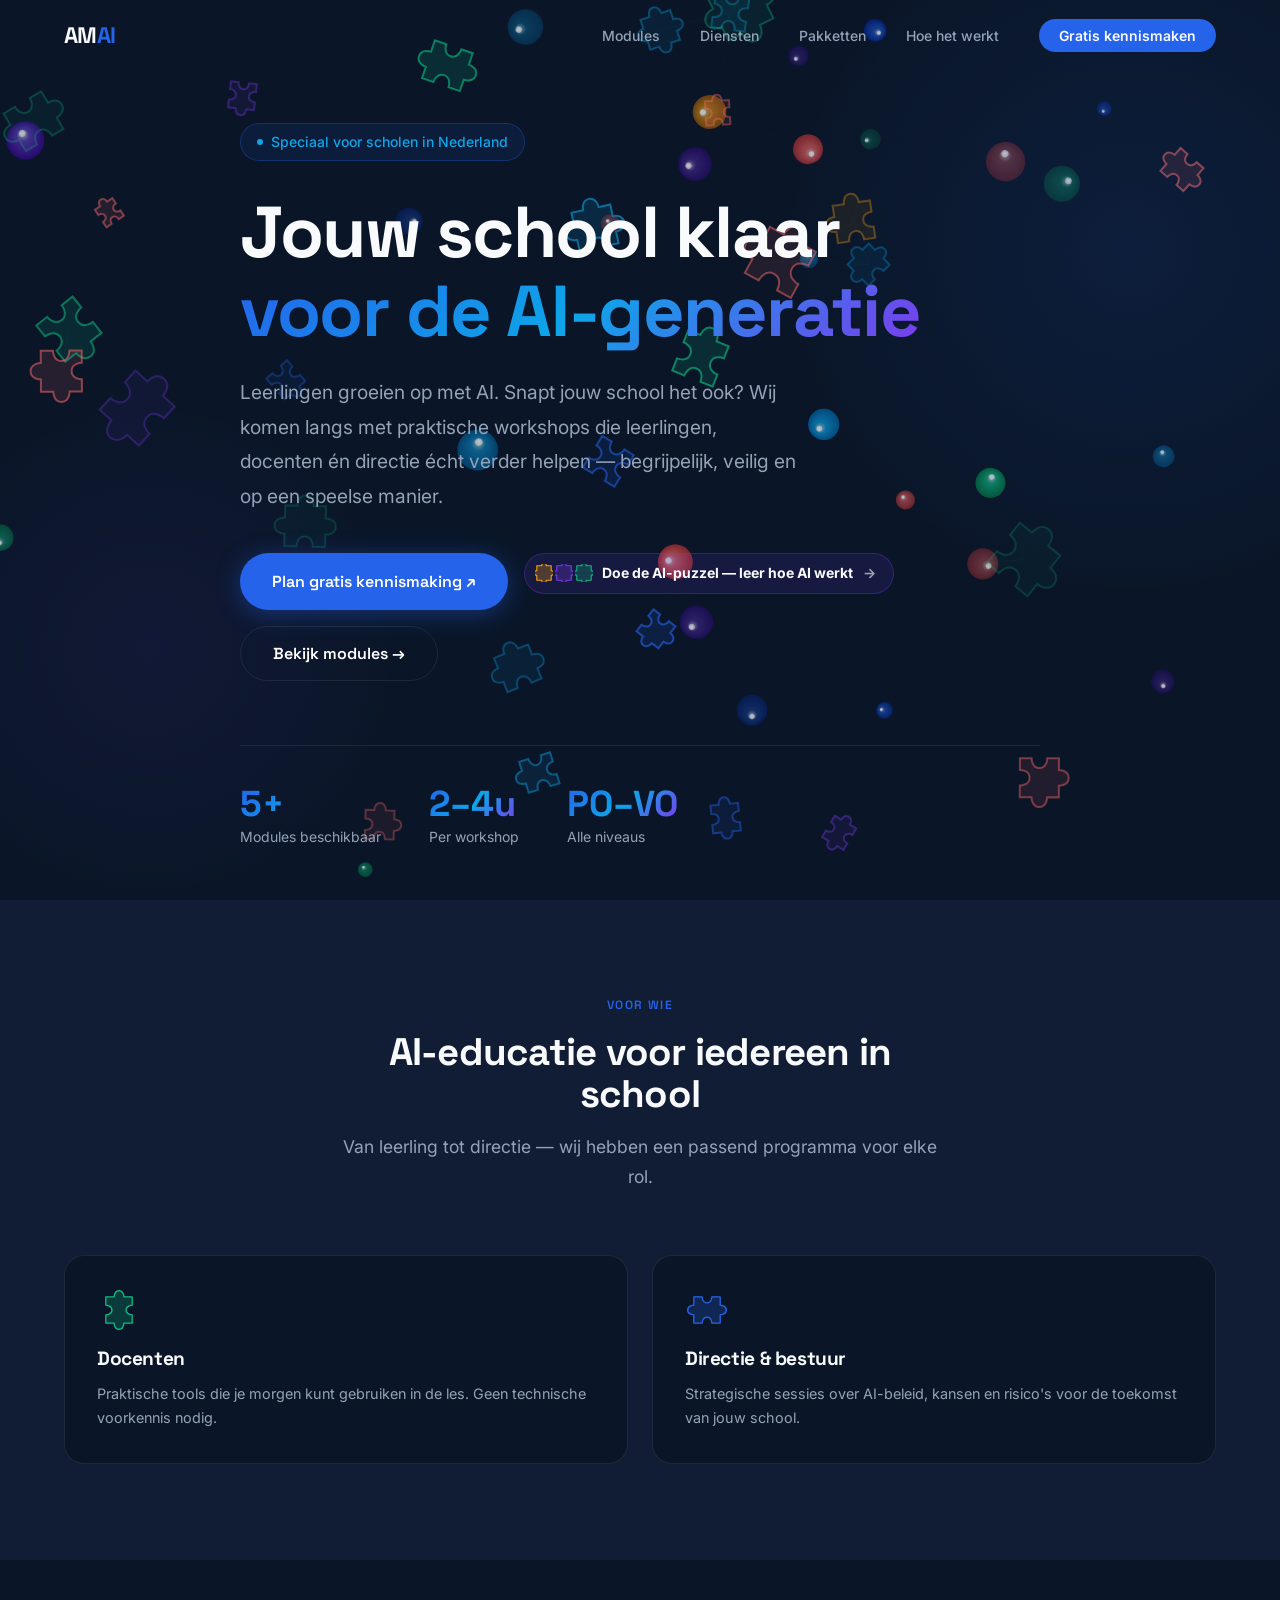
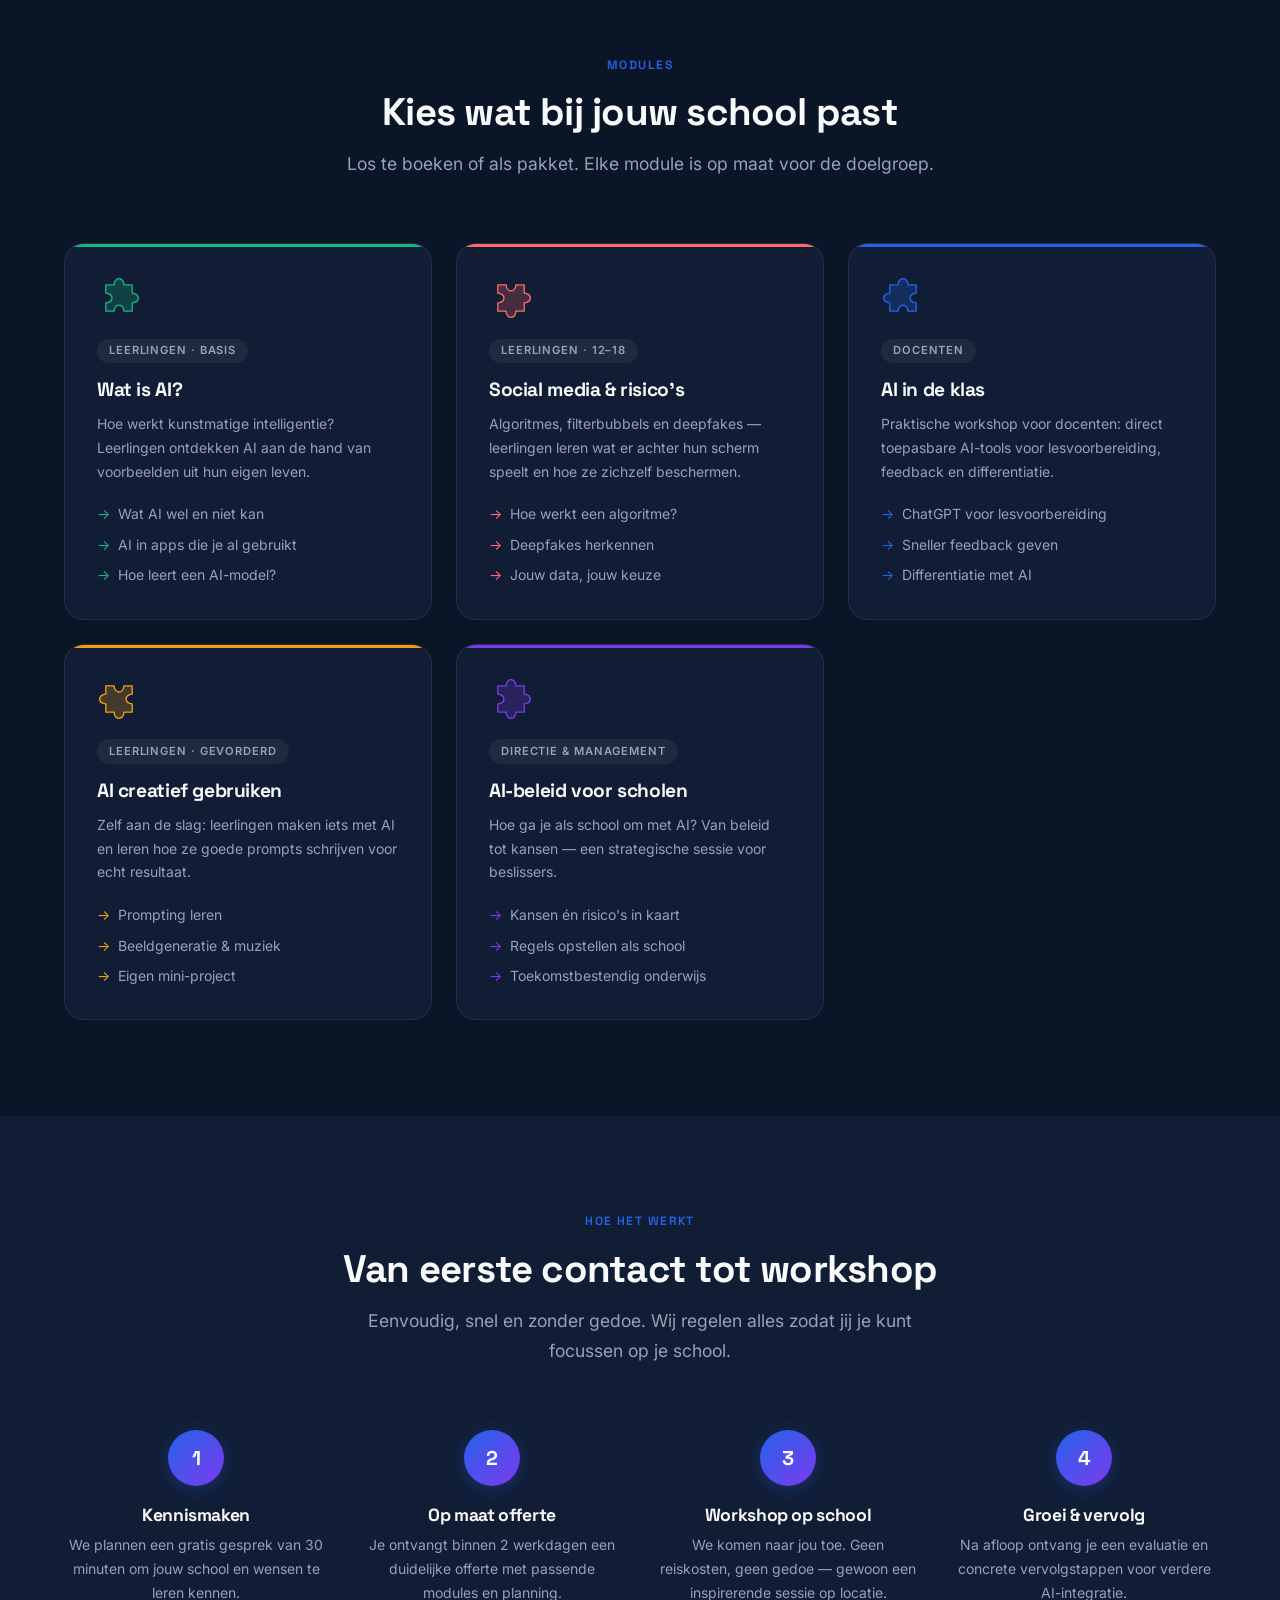
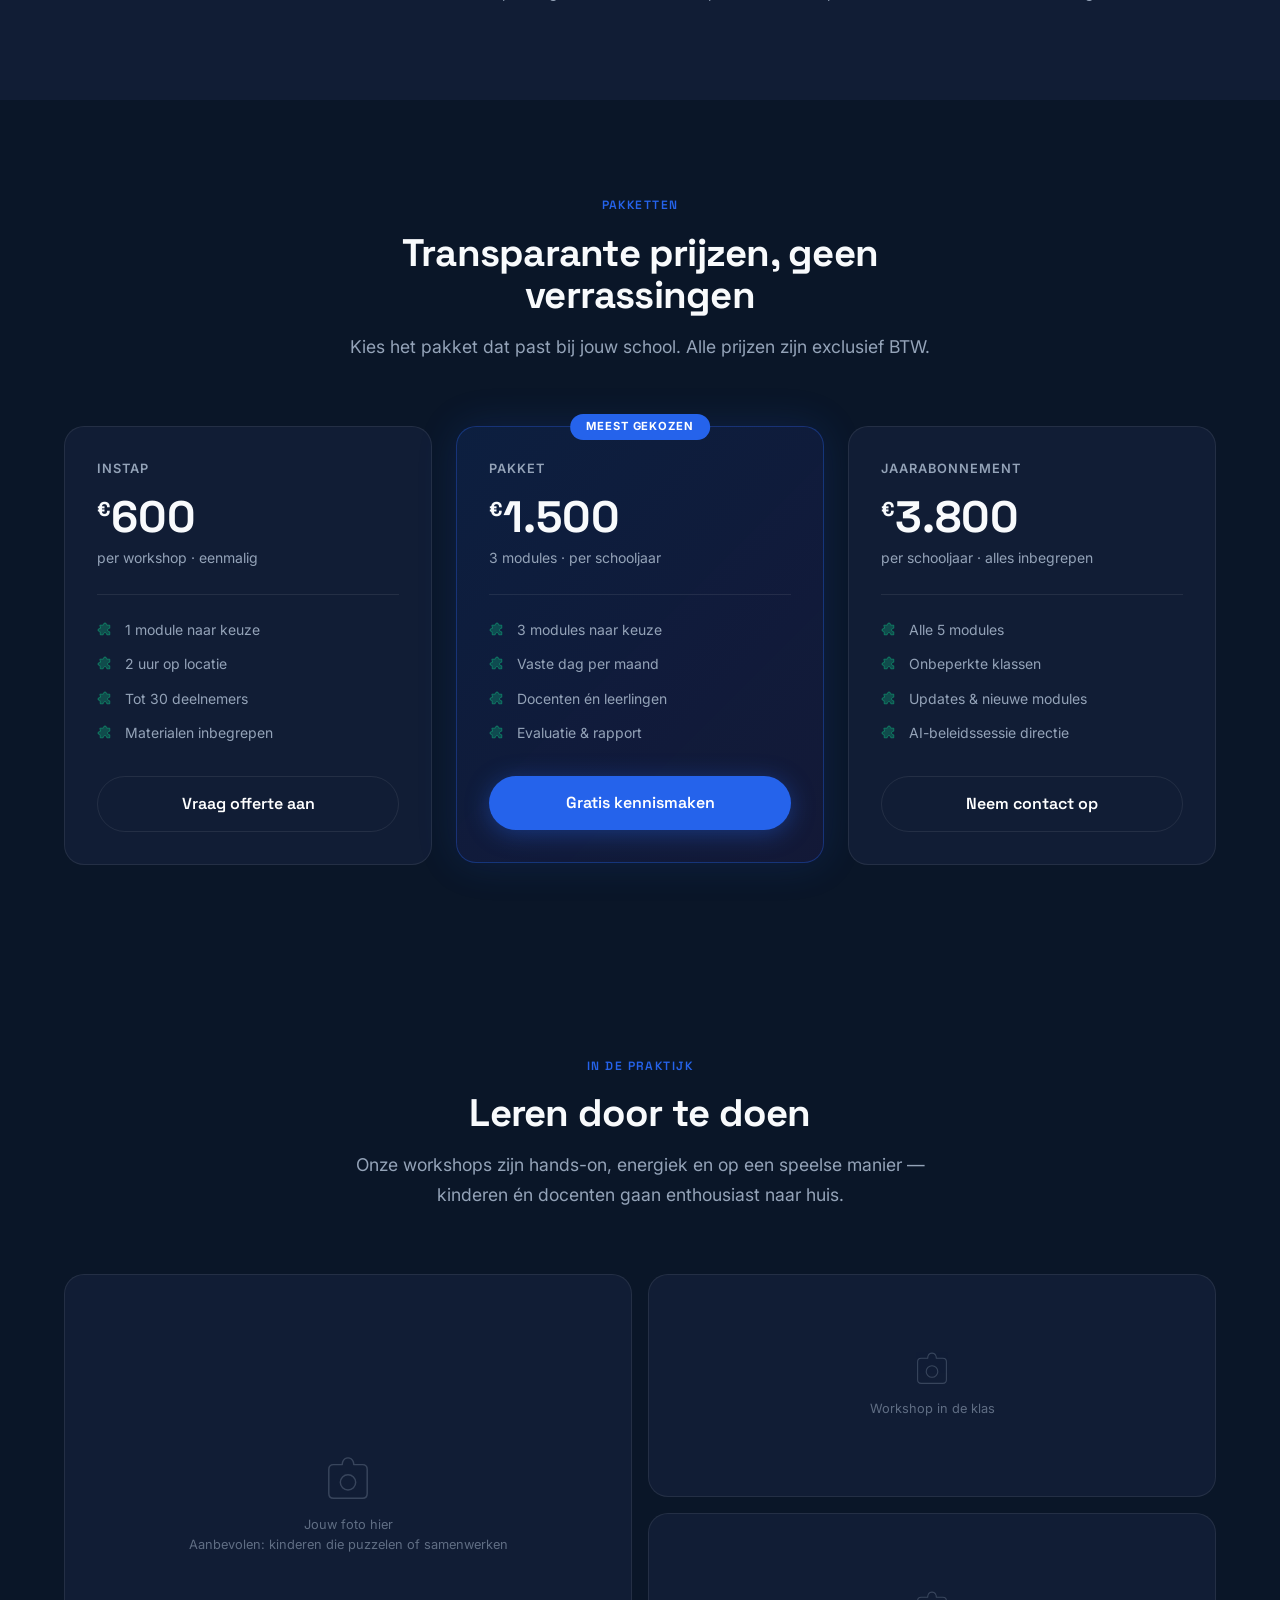
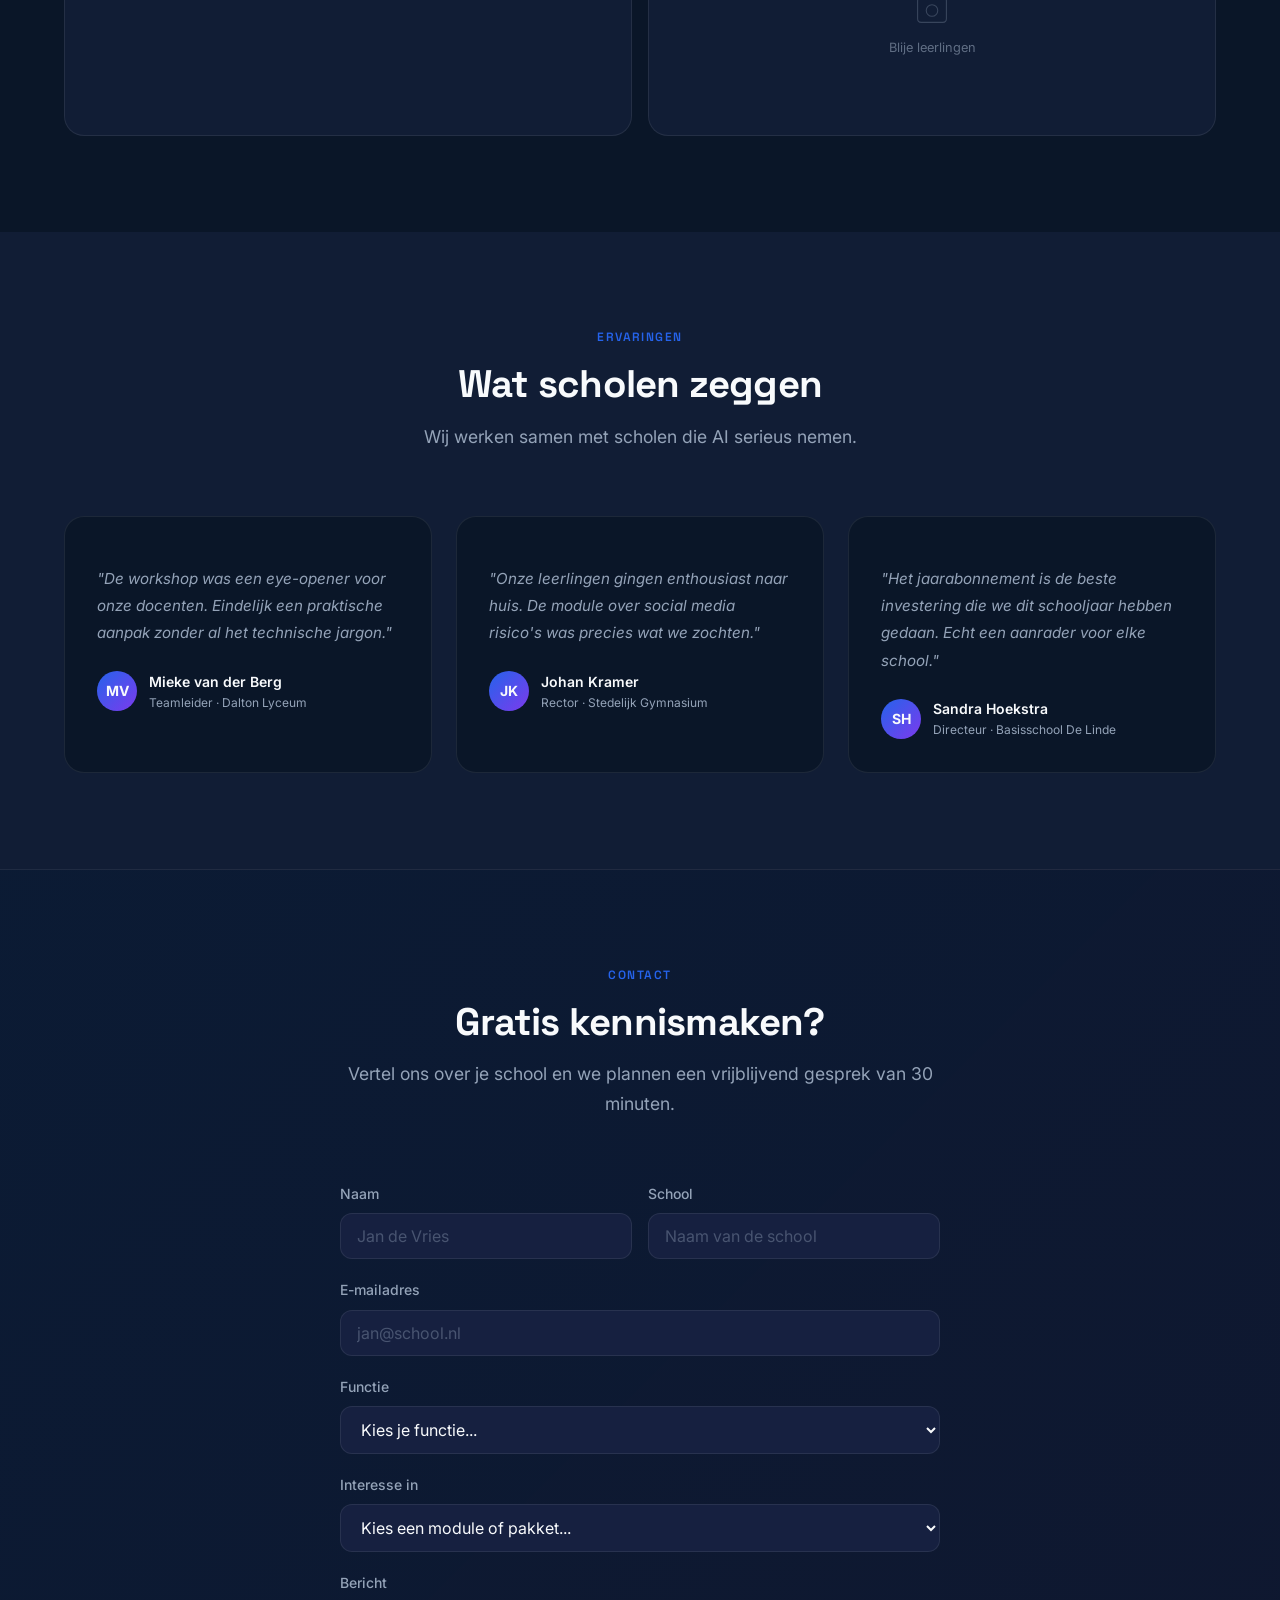
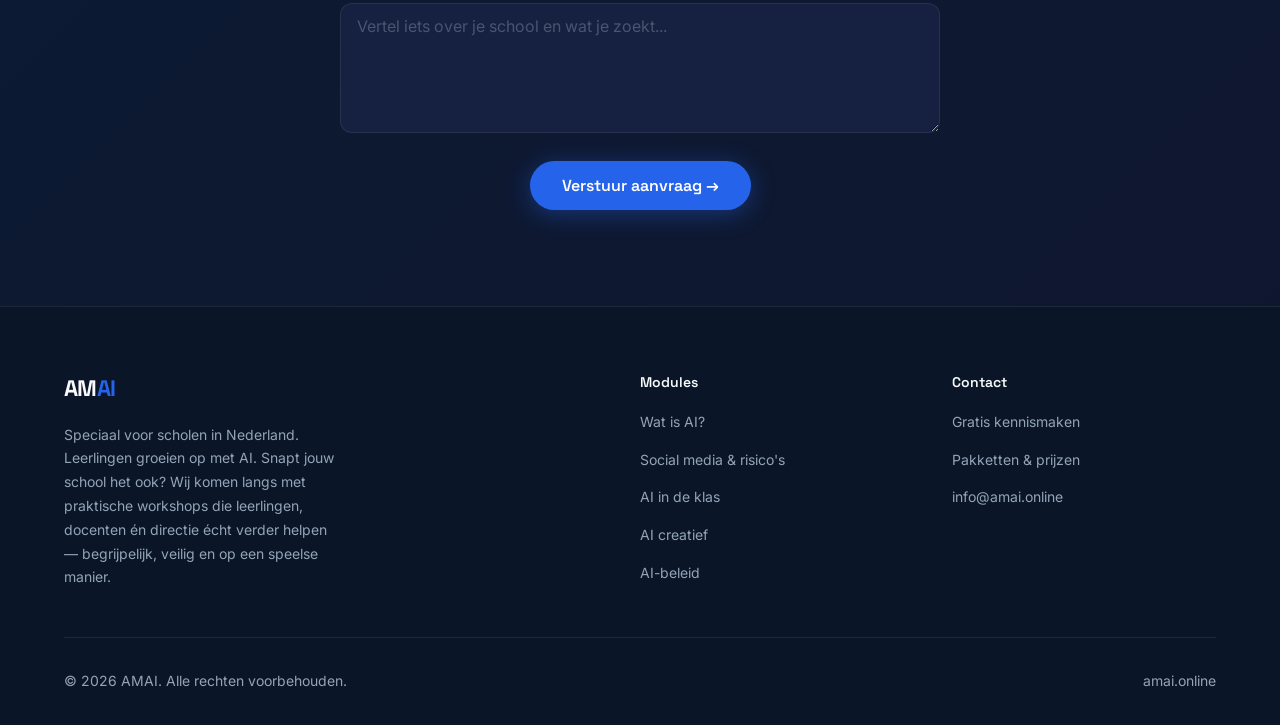
<file: amai-online.html>
<!DOCTYPE html>
<html lang="nl">
<head>
<meta charset="UTF-8">
<meta name="viewport" content="width=device-width, initial-scale=1.0">
<title>AMAI — AI-educatie voor scholen</title>
<link rel="preconnect" href="https://fonts.googleapis.com">
<link rel="preconnect" href="https://fonts.gstatic.com" crossorigin>
<link href="https://fonts.googleapis.com/css2?family=Space+Grotesk:wght@300;400;500;600;700&family=Inter:wght@300;400;500;600&display=swap" rel="stylesheet">

<link rel="preconnect" href="https://fonts.googleapis.com">
<link rel="preconnect" href="https://fonts.gstatic.com" crossorigin>
<link href="https://fonts.googleapis.com/css2?family=Space+Grotesk:wght@300;400;500;600;700&family=Inter:wght@300;400;500;600&display=swap" rel="stylesheet">
<link rel="stylesheet" href="style.css">
<link rel="stylesheet" href="main.css">
</head>
<body>

<!-- NAVIGATION -->
<nav class="nav" id="nav">
  <div class="container nav__inner">
    <div class="nav__logo">AM<em>AI</em></div>
    <ul class="nav__links">
      <li><a href="#modules" class="nav__link">Modules</a></li>
      <li><a href="diensten.html" class="nav__link">Diensten</a></li>
      <li><a href="#pakketten" class="nav__link">Pakketten</a></li>
      <li><a href="#hoe" class="nav__link">Hoe het werkt</a></li>
      <li><a href="#contact" class="nav__cta">Gratis kennismaken</a></li>
    </ul>
    <div class="nav__hamburger" id="hamburger">
      <span></span><span></span><span></span>
    </div>
  </div>
</nav>

<!-- MOBILE MENU -->
<div class="mobile-menu" id="mobileMenu">
  <a href="#modules" onclick="closeMobile()">Modules</a>
  <a href="#pakketten" onclick="closeMobile()">Pakketten</a>
  <a href="#hoe" onclick="closeMobile()">Hoe het werkt</a>
  <a href="#contact" class="nav__cta" onclick="closeMobile()">Gratis kennismaken</a>
</div>

<!-- HERO -->
<section class="hero">
  <canvas id="heroCanvas"></canvas>
  <div class="hero__glow hero__glow--1"></div>
  <div class="hero__glow hero__glow--2"></div>
  <div class="container">
    <div class="hero__content">
      <div class="hero__badge">Speciaal voor scholen in Nederland</div>
      <h1 class="hero__title">
        Jouw school klaar<br>
        <span class="text-gradient">voor de AI-generatie</span>
      </h1>
      <p class="hero__sub">
        Leerlingen groeien op met AI. Snapt jouw school het ook? Wij komen langs met praktische workshops die leerlingen, docenten én directie écht verder helpen — begrijpelijk, veilig en op een speelse manier.
      </p>
      <div class="hero__actions">
        <a href="#contact" class="btn btn--primary">Plan gratis kennismaking ↗</a>
                <div class="hero__puzzle-cta">
          <a href="ai-puzzel.html" class="hero__puzzle-btn">
            <span class="hero__puzzle-pieces">
              <svg width="18" height="18" viewBox="0 0 40 40" fill="none"><path d="M4,4 L15,4 C15,4 15,-2 20,-2 C25,-2 25,4 25,4 L36,4 L36,15 C36,15 42,15 42,20 C42,25 36,25 36,25 L36,36 L25,36 C25,36 25,42 20,42 C15,42 15,36 15,36 L4,36 L4,25 C4,25 -2,25 -2,20 C-2,15 4,15 4,15 Z" fill="#F59E0B" fill-opacity="0.25" stroke="#F59E0B" stroke-width="2.5" stroke-linejoin="round"/></svg>
              <svg width="18" height="18" viewBox="0 0 40 40" fill="none"><path d="M4,4 L15,4 C15,4 15,-2 20,-2 C25,-2 25,4 25,4 L36,4 L36,15 C36,15 42,15 42,20 C42,25 36,25 36,25 L36,36 L25,36 C25,36 25,42 20,42 C15,42 15,36 15,36 L4,36 L4,25 C4,25 -2,25 -2,20 C-2,15 4,15 4,15 Z" fill="#7C3AED" fill-opacity="0.25" stroke="#7C3AED" stroke-width="2.5" stroke-linejoin="round"/></svg>
              <svg width="18" height="18" viewBox="0 0 40 40" fill="none"><path d="M4,4 L15,4 C15,4 15,-2 20,-2 C25,-2 25,4 25,4 L36,4 L36,15 C36,15 42,15 42,20 C42,25 36,25 36,25 L36,36 L25,36 C25,36 25,42 20,42 C15,42 15,36 15,36 L4,36 L4,25 C4,25 -2,25 -2,20 C-2,15 4,15 4,15 Z" fill="#10B981" fill-opacity="0.25" stroke="#10B981" stroke-width="2.5" stroke-linejoin="round"/></svg>
            </span>
            Doe de AI-puzzel — leer hoe AI werkt
            <span style="opacity:0.6">→</span>
          </a>
        </div>
            <a href="#modules" class="btn btn--outline">Bekijk modules →</a>
      </div>
      <div class="hero__stats">
        <div>
          <div class="stat-num text-gradient">5+</div>
          <div class="stat-label">Modules beschikbaar</div>
        </div>
        <div>
          <div class="stat-num text-gradient">2–4u</div>
          <div class="stat-label">Per workshop</div>
        </div>
        <div>
          <div class="stat-num text-gradient">PO–VO</div>
          <div class="stat-label">Alle niveaus</div>
        </div>
      </div>
    </div>
  </div>
</section>

<!-- FOR WHO -->
<section class="section for-who">
  <div class="container">
    <div class="section-header reveal">
      <span class="eyebrow">Voor wie</span>
      <h2>AI-educatie voor iedereen in school</h2>
      <p>Van leerling tot directie — wij hebben een passend programma voor elke rol.</p>
    </div>
    <div class="for-who__grid">
      <div class="for-who__card reveal reveal-delay-1">
        <div class="for-who__icon"><svg width="44" height="44" viewBox="0 0 100 100" fill="none" xmlns="http://www.w3.org/2000/svg"><path d="M 20,20 L 39,20 C 39,20 39,6 50,6 C 61,6 61,20 61,20 L 80,20 L 80,39 C 80,39 66,39 66,50 C 66,61 80,61 80,61 L 80,80 L 61,80 C 61,80 61,94 50,94 C 39,94 39,80 39,80 L 20,80 L 20,61 C 20,61 34,61 34,50 C 34,39 20,39 20,39 Z" fill="#10B981" fill-opacity="0.22" stroke="#10B981" stroke-width="3" stroke-linejoin="round" stroke-linecap="round"/></svg></div>
        <h3>Docenten</h3>
        <p>Praktische tools die je morgen kunt gebruiken in de les. Geen technische voorkennis nodig.</p>
      </div>
      <div class="for-who__card reveal reveal-delay-3">
        <div class="for-who__icon"><svg width="44" height="44" viewBox="0 0 100 100" fill="none" xmlns="http://www.w3.org/2000/svg"><path d="M 20,20 L 39,20 C 39,20 39,34 50,34 C 61,34 61,20 61,20 L 80,20 L 80,39 C 80,39 94,39 94,50 C 94,61 80,61 80,61 L 80,80 L 61,80 C 61,80 61,66 50,66 C 39,66 39,80 39,80 L 20,80 L 20,61 C 20,61 6,61 6,50 C 6,39 20,39 20,39 Z" fill="#2563EB" fill-opacity="0.22" stroke="#2563EB" stroke-width="3" stroke-linejoin="round" stroke-linecap="round"/></svg></div>
        <h3>Directie & bestuur</h3>
        <p>Strategische sessies over AI-beleid, kansen en risico's voor de toekomst van jouw school.</p>
      </div>
    </div>
  </div>
</section>


<!-- MODULES -->
<section class="section" id="modules">
  <div class="container">
    <div class="section-header reveal">
      <span class="eyebrow">Modules</span>
      <h2>Kies wat bij jouw school past</h2>
      <p>Los te boeken of als pakket. Elke module is op maat voor de doelgroep.</p>
    </div>
    <div class="modules-grid">
      <div class="module-card module-card--1 reveal reveal-delay-1">
        <div class="module-card__icon"><svg width="44" height="44" viewBox="0 0 100 100" fill="none" xmlns="http://www.w3.org/2000/svg"><path d="M 20,20 L 39,20 C 39,20 39,6 50,6 C 61,6 61,20 61,20 L 80,20 L 80,39 C 80,39 94,39 94,50 C 94,61 80,61 80,61 L 80,80 L 61,80 C 61,80 61,66 50,66 C 39,66 39,80 39,80 L 20,80 L 20,61 C 20,61 34,61 34,50 C 34,39 20,39 20,39 Z" fill="#10B981" fill-opacity="0.22" stroke="#10B981" stroke-width="3" stroke-linejoin="round" stroke-linecap="round"/></svg></div>
        <div class="module-card__tag">Leerlingen · Basis</div>
        <h3>Wat is AI?</h3>
        <p>Hoe werkt kunstmatige intelligentie? Leerlingen ontdekken AI aan de hand van voorbeelden uit hun eigen leven.</p>
        <ul class="module-card__list">
          <li>Wat AI wel en niet kan</li>
          <li>AI in apps die je al gebruikt</li>
          <li>Hoe leert een AI-model?</li>
        </ul>
      </div>
      <div class="module-card module-card--2 reveal reveal-delay-2">
        <div class="module-card__icon"><svg width="44" height="44" viewBox="0 0 100 100" fill="none" xmlns="http://www.w3.org/2000/svg"><path d="M 20,20 L 39,20 C 39,20 39,34 50,34 C 61,34 61,20 61,20 L 80,20 L 80,39 C 80,39 94,39 94,50 C 94,61 80,61 80,61 L 80,80 L 61,80 C 61,80 61,94 50,94 C 39,94 39,80 39,80 L 20,80 L 20,61 C 20,61 34,61 34,50 C 34,39 20,39 20,39 Z" fill="#FF6B6B" fill-opacity="0.22" stroke="#FF6B6B" stroke-width="3" stroke-linejoin="round" stroke-linecap="round"/></svg></div>
        <div class="module-card__tag">Leerlingen · 12–18</div>
        <h3>Social media & risico's</h3>
        <p>Algoritmes, filterbubbels en deepfakes — leerlingen leren wat er achter hun scherm speelt en hoe ze zichzelf beschermen.</p>
        <ul class="module-card__list">
          <li>Hoe werkt een algoritme?</li>
          <li>Deepfakes herkennen</li>
          <li>Jouw data, jouw keuze</li>
        </ul>
      </div>
      <div class="module-card module-card--3 reveal reveal-delay-3">
        <div class="module-card__icon"><svg width="44" height="44" viewBox="0 0 100 100" fill="none" xmlns="http://www.w3.org/2000/svg"><path d="M 20,20 L 39,20 C 39,20 39,6 50,6 C 61,6 61,20 61,20 L 80,20 L 80,39 C 80,39 66,39 66,50 C 66,61 80,61 80,61 L 80,80 L 61,80 C 61,80 61,66 50,66 C 39,66 39,80 39,80 L 20,80 L 20,61 C 20,61 6,61 6,50 C 6,39 20,39 20,39 Z" fill="#2563EB" fill-opacity="0.22" stroke="#2563EB" stroke-width="3" stroke-linejoin="round" stroke-linecap="round"/></svg></div>
        <div class="module-card__tag">Docenten</div>
        <h3>AI in de klas</h3>
        <p>Praktische workshop voor docenten: direct toepasbare AI-tools voor lesvoorbereiding, feedback en differentiatie.</p>
        <ul class="module-card__list">
          <li>ChatGPT voor lesvoorbereiding</li>
          <li>Sneller feedback geven</li>
          <li>Differentiatie met AI</li>
        </ul>
      </div>
      <div class="module-card module-card--4 reveal reveal-delay-1">
        <div class="module-card__icon"><svg width="44" height="44" viewBox="0 0 100 100" fill="none" xmlns="http://www.w3.org/2000/svg"><path d="M 20,20 L 39,20 C 39,20 39,34 50,34 C 61,34 61,20 61,20 L 80,20 L 80,39 C 80,39 66,39 66,50 C 66,61 80,61 80,61 L 80,80 L 61,80 C 61,80 61,94 50,94 C 39,94 39,80 39,80 L 20,80 L 20,61 C 20,61 6,61 6,50 C 6,39 20,39 20,39 Z" fill="#F59E0B" fill-opacity="0.22" stroke="#F59E0B" stroke-width="3" stroke-linejoin="round" stroke-linecap="round"/></svg></div>
        <div class="module-card__tag">Leerlingen · Gevorderd</div>
        <h3>AI creatief gebruiken</h3>
        <p>Zelf aan de slag: leerlingen maken iets met AI en leren hoe ze goede prompts schrijven voor echt resultaat.</p>
        <ul class="module-card__list">
          <li>Prompting leren</li>
          <li>Beeldgeneratie & muziek</li>
          <li>Eigen mini-project</li>
        </ul>
      </div>
      <div class="module-card module-card--5 reveal reveal-delay-2">
        <div class="module-card__icon"><svg width="44" height="44" viewBox="0 0 100 100" fill="none" xmlns="http://www.w3.org/2000/svg"><path d="M 20,20 L 39,20 C 39,20 39,6 50,6 C 61,6 61,20 61,20 L 80,20 L 80,39 C 80,39 94,39 94,50 C 94,61 80,61 80,61 L 80,80 L 61,80 C 61,80 61,94 50,94 C 39,94 39,80 39,80 L 20,80 L 20,61 C 20,61 34,61 34,50 C 34,39 20,39 20,39 Z" fill="#7C3AED" fill-opacity="0.22" stroke="#7C3AED" stroke-width="3" stroke-linejoin="round" stroke-linecap="round"/></svg></div>
        <div class="module-card__tag">Directie & management</div>
        <h3>AI-beleid voor scholen</h3>
        <p>Hoe ga je als school om met AI? Van beleid tot kansen — een strategische sessie voor beslissers.</p>
        <ul class="module-card__list">
          <li>Kansen én risico's in kaart</li>
          <li>Regels opstellen als school</li>
          <li>Toekomstbestendig onderwijs</li>
        </ul>
      </div>
    </div>
  </div>
</section>

<!-- HOW IT WORKS -->
<section class="section how" id="hoe">
  <div class="container">
    <div class="section-header reveal">
      <span class="eyebrow">Hoe het werkt</span>
      <h2>Van eerste contact tot workshop</h2>
      <p>Eenvoudig, snel en zonder gedoe. Wij regelen alles zodat jij je kunt focussen op je school.</p>
    </div>
    <div class="how__steps">
      <div class="how__step reveal reveal-delay-1">
        <div class="how__step-num">1</div>
        <h3>Kennismaken</h3>
        <p>We plannen een gratis gesprek van 30 minuten om jouw school en wensen te leren kennen.</p>
      </div>
      <div class="how__step reveal reveal-delay-2">
        <div class="how__step-num">2</div>
        <h3>Op maat offerte</h3>
        <p>Je ontvangt binnen 2 werkdagen een duidelijke offerte met passende modules en planning.</p>
      </div>
      <div class="how__step reveal reveal-delay-3">
        <div class="how__step-num">3</div>
        <h3>Workshop op school</h3>
        <p>We komen naar jou toe. Geen reiskosten, geen gedoe — gewoon een inspirerende sessie op locatie.</p>
      </div>
      <div class="how__step reveal reveal-delay-4">
        <div class="how__step-num">4</div>
        <h3>Groei & vervolg</h3>
        <p>Na afloop ontvang je een evaluatie en concrete vervolgstappen voor verdere AI-integratie.</p>
      </div>
    </div>
  </div>
</section>

<!-- PRICING -->
<section class="section" id="pakketten">
  <div class="container">
    <div class="section-header reveal">
      <span class="eyebrow">Pakketten</span>
      <h2>Transparante prijzen, geen verrassingen</h2>
      <p>Kies het pakket dat past bij jouw school. Alle prijzen zijn exclusief BTW.</p>
    </div>
    <div class="pricing-grid">
      <div class="pricing-card reveal reveal-delay-1">
        <div class="pricing-label">Instap</div>
        <div class="pricing-price"><sup>€</sup>600</div>
        <div class="pricing-period">per workshop · eenmalig</div>
        <hr class="pricing-divider">
        <ul class="pricing-features">
          <li class="pricing-feature"><span class="pricing-feature-check"><svg width="16" height="16" viewBox="0 0 100 100" fill="none" xmlns="http://www.w3.org/2000/svg"><path d="M 20,20 L 39,20 C 39,20 39,6 50,6 C 61,6 61,20 61,20 L 80,20 L 80,39 C 80,39 66,39 66,50 C 66,61 80,61 80,61 L 80,80 L 61,80 C 61,80 61,66 50,66 C 39,66 39,80 39,80 L 20,80 L 20,61 C 20,61 6,61 6,50 C 6,39 20,39 20,39 Z" fill="#10B981" fill-opacity="0.3" stroke="#10B981" stroke-width="3" stroke-linejoin="round" stroke-linecap="round"/></svg></span>1 module naar keuze</li>
          <li class="pricing-feature"><span class="pricing-feature-check"><svg width="16" height="16" viewBox="0 0 100 100" fill="none" xmlns="http://www.w3.org/2000/svg"><path d="M 20,20 L 39,20 C 39,20 39,6 50,6 C 61,6 61,20 61,20 L 80,20 L 80,39 C 80,39 66,39 66,50 C 66,61 80,61 80,61 L 80,80 L 61,80 C 61,80 61,66 50,66 C 39,66 39,80 39,80 L 20,80 L 20,61 C 20,61 6,61 6,50 C 6,39 20,39 20,39 Z" fill="#10B981" fill-opacity="0.3" stroke="#10B981" stroke-width="3" stroke-linejoin="round" stroke-linecap="round"/></svg></span>2 uur op locatie</li>
          <li class="pricing-feature"><span class="pricing-feature-check"><svg width="16" height="16" viewBox="0 0 100 100" fill="none" xmlns="http://www.w3.org/2000/svg"><path d="M 20,20 L 39,20 C 39,20 39,6 50,6 C 61,6 61,20 61,20 L 80,20 L 80,39 C 80,39 66,39 66,50 C 66,61 80,61 80,61 L 80,80 L 61,80 C 61,80 61,66 50,66 C 39,66 39,80 39,80 L 20,80 L 20,61 C 20,61 6,61 6,50 C 6,39 20,39 20,39 Z" fill="#10B981" fill-opacity="0.3" stroke="#10B981" stroke-width="3" stroke-linejoin="round" stroke-linecap="round"/></svg></span>Tot 30 deelnemers</li>
          <li class="pricing-feature"><span class="pricing-feature-check"><svg width="16" height="16" viewBox="0 0 100 100" fill="none" xmlns="http://www.w3.org/2000/svg"><path d="M 20,20 L 39,20 C 39,20 39,6 50,6 C 61,6 61,20 61,20 L 80,20 L 80,39 C 80,39 66,39 66,50 C 66,61 80,61 80,61 L 80,80 L 61,80 C 61,80 61,66 50,66 C 39,66 39,80 39,80 L 20,80 L 20,61 C 20,61 6,61 6,50 C 6,39 20,39 20,39 Z" fill="#10B981" fill-opacity="0.3" stroke="#10B981" stroke-width="3" stroke-linejoin="round" stroke-linecap="round"/></svg></span>Materialen inbegrepen</li>
        </ul>
        <a href="#contact" class="btn btn--outline btn--full">Vraag offerte aan</a>
      </div>
      <div class="pricing-card pricing-card--featured reveal reveal-delay-2">
        <div class="pricing-label">Pakket</div>
        <div class="pricing-price"><sup>€</sup>1.500</div>
        <div class="pricing-period">3 modules · per schooljaar</div>
        <hr class="pricing-divider">
        <ul class="pricing-features">
          <li class="pricing-feature"><span class="pricing-feature-check"><svg width="16" height="16" viewBox="0 0 100 100" fill="none" xmlns="http://www.w3.org/2000/svg"><path d="M 20,20 L 39,20 C 39,20 39,6 50,6 C 61,6 61,20 61,20 L 80,20 L 80,39 C 80,39 66,39 66,50 C 66,61 80,61 80,61 L 80,80 L 61,80 C 61,80 61,66 50,66 C 39,66 39,80 39,80 L 20,80 L 20,61 C 20,61 6,61 6,50 C 6,39 20,39 20,39 Z" fill="#10B981" fill-opacity="0.3" stroke="#10B981" stroke-width="3" stroke-linejoin="round" stroke-linecap="round"/></svg></span>3 modules naar keuze</li>
          <li class="pricing-feature"><span class="pricing-feature-check"><svg width="16" height="16" viewBox="0 0 100 100" fill="none" xmlns="http://www.w3.org/2000/svg"><path d="M 20,20 L 39,20 C 39,20 39,6 50,6 C 61,6 61,20 61,20 L 80,20 L 80,39 C 80,39 66,39 66,50 C 66,61 80,61 80,61 L 80,80 L 61,80 C 61,80 61,66 50,66 C 39,66 39,80 39,80 L 20,80 L 20,61 C 20,61 6,61 6,50 C 6,39 20,39 20,39 Z" fill="#10B981" fill-opacity="0.3" stroke="#10B981" stroke-width="3" stroke-linejoin="round" stroke-linecap="round"/></svg></span>Vaste dag per maand</li>
          <li class="pricing-feature"><span class="pricing-feature-check"><svg width="16" height="16" viewBox="0 0 100 100" fill="none" xmlns="http://www.w3.org/2000/svg"><path d="M 20,20 L 39,20 C 39,20 39,6 50,6 C 61,6 61,20 61,20 L 80,20 L 80,39 C 80,39 66,39 66,50 C 66,61 80,61 80,61 L 80,80 L 61,80 C 61,80 61,66 50,66 C 39,66 39,80 39,80 L 20,80 L 20,61 C 20,61 6,61 6,50 C 6,39 20,39 20,39 Z" fill="#10B981" fill-opacity="0.3" stroke="#10B981" stroke-width="3" stroke-linejoin="round" stroke-linecap="round"/></svg></span>Docenten én leerlingen</li>
          <li class="pricing-feature"><span class="pricing-feature-check"><svg width="16" height="16" viewBox="0 0 100 100" fill="none" xmlns="http://www.w3.org/2000/svg"><path d="M 20,20 L 39,20 C 39,20 39,6 50,6 C 61,6 61,20 61,20 L 80,20 L 80,39 C 80,39 66,39 66,50 C 66,61 80,61 80,61 L 80,80 L 61,80 C 61,80 61,66 50,66 C 39,66 39,80 39,80 L 20,80 L 20,61 C 20,61 6,61 6,50 C 6,39 20,39 20,39 Z" fill="#10B981" fill-opacity="0.3" stroke="#10B981" stroke-width="3" stroke-linejoin="round" stroke-linecap="round"/></svg></span>Evaluatie & rapport</li>
        </ul>
        <a href="#contact" class="btn btn--primary btn--full">Gratis kennismaken</a>
      </div>
      <div class="pricing-card reveal reveal-delay-3">
        <div class="pricing-label">Jaarabonnement</div>
        <div class="pricing-price"><sup>€</sup>3.800</div>
        <div class="pricing-period">per schooljaar · alles inbegrepen</div>
        <hr class="pricing-divider">
        <ul class="pricing-features">
          <li class="pricing-feature"><span class="pricing-feature-check"><svg width="16" height="16" viewBox="0 0 100 100" fill="none" xmlns="http://www.w3.org/2000/svg"><path d="M 20,20 L 39,20 C 39,20 39,6 50,6 C 61,6 61,20 61,20 L 80,20 L 80,39 C 80,39 66,39 66,50 C 66,61 80,61 80,61 L 80,80 L 61,80 C 61,80 61,66 50,66 C 39,66 39,80 39,80 L 20,80 L 20,61 C 20,61 6,61 6,50 C 6,39 20,39 20,39 Z" fill="#10B981" fill-opacity="0.3" stroke="#10B981" stroke-width="3" stroke-linejoin="round" stroke-linecap="round"/></svg></span>Alle 5 modules</li>
          <li class="pricing-feature"><span class="pricing-feature-check"><svg width="16" height="16" viewBox="0 0 100 100" fill="none" xmlns="http://www.w3.org/2000/svg"><path d="M 20,20 L 39,20 C 39,20 39,6 50,6 C 61,6 61,20 61,20 L 80,20 L 80,39 C 80,39 66,39 66,50 C 66,61 80,61 80,61 L 80,80 L 61,80 C 61,80 61,66 50,66 C 39,66 39,80 39,80 L 20,80 L 20,61 C 20,61 6,61 6,50 C 6,39 20,39 20,39 Z" fill="#10B981" fill-opacity="0.3" stroke="#10B981" stroke-width="3" stroke-linejoin="round" stroke-linecap="round"/></svg></span>Onbeperkte klassen</li>
          <li class="pricing-feature"><span class="pricing-feature-check"><svg width="16" height="16" viewBox="0 0 100 100" fill="none" xmlns="http://www.w3.org/2000/svg"><path d="M 20,20 L 39,20 C 39,20 39,6 50,6 C 61,6 61,20 61,20 L 80,20 L 80,39 C 80,39 66,39 66,50 C 66,61 80,61 80,61 L 80,80 L 61,80 C 61,80 61,66 50,66 C 39,66 39,80 39,80 L 20,80 L 20,61 C 20,61 6,61 6,50 C 6,39 20,39 20,39 Z" fill="#10B981" fill-opacity="0.3" stroke="#10B981" stroke-width="3" stroke-linejoin="round" stroke-linecap="round"/></svg></span>Updates & nieuwe modules</li>
          <li class="pricing-feature"><span class="pricing-feature-check"><svg width="16" height="16" viewBox="0 0 100 100" fill="none" xmlns="http://www.w3.org/2000/svg"><path d="M 20,20 L 39,20 C 39,20 39,6 50,6 C 61,6 61,20 61,20 L 80,20 L 80,39 C 80,39 66,39 66,50 C 66,61 80,61 80,61 L 80,80 L 61,80 C 61,80 61,66 50,66 C 39,66 39,80 39,80 L 20,80 L 20,61 C 20,61 6,61 6,50 C 6,39 20,39 20,39 Z" fill="#10B981" fill-opacity="0.3" stroke="#10B981" stroke-width="3" stroke-linejoin="round" stroke-linecap="round"/></svg></span>AI-beleidssessie directie</li>
        </ul>
        <a href="#contact" class="btn btn--outline btn--full">Neem contact op</a>
      </div>
    </div>
  </div>
</section>


<!-- PHOTOS -->
<section class="section photos-section">
  <div class="container">
    <div class="section-header reveal">
      <span class="eyebrow">In de praktijk</span>
      <h2>Leren door te doen</h2>
      <p>Onze workshops zijn hands-on, energiek en op een speelse manier — kinderen én docenten gaan enthousiast naar huis.</p>
    </div>
    <div class="photos-grid reveal">
      <div class="photo-item photo-item--large">
        <!-- Vervang src met jouw foto -->
        <!-- <img src="foto1.jpg" alt="Kinderen puzzelen samen"> -->
        <div class="photo-placeholder">
          <svg width="48" height="48" viewBox="0 0 100 100" fill="none"><path d="M20,20 L38,20 C38,20 38,6 50,6 C62,6 62,20 62,20 L80,20 Q90,20 90,30 L90,80 Q90,90 80,90 L20,90 Q10,90 10,80 L10,30 Q10,20 20,20 Z" stroke="#94A3B8" stroke-width="3" stroke-linejoin="round"/><circle cx="50" cy="57" r="16" stroke="#94A3B8" stroke-width="3"/></svg>
          <span>Jouw foto hier<br>Aanbevolen: kinderen die puzzelen of samenwerken</span>
        </div>
        <div class="photo-item__label">Samen leren</div>
      </div>
      <div class="photo-item">
        <!-- <img src="foto2.jpg" alt="Workshop in de klas"> -->
        <div class="photo-placeholder">
          <svg width="36" height="36" viewBox="0 0 100 100" fill="none"><path d="M20,20 L38,20 C38,20 38,6 50,6 C62,6 62,20 62,20 L80,20 Q90,20 90,30 L90,80 Q90,90 80,90 L20,90 Q10,90 10,80 L10,30 Q10,20 20,20 Z" stroke="#94A3B8" stroke-width="3" stroke-linejoin="round"/><circle cx="50" cy="57" r="16" stroke="#94A3B8" stroke-width="3"/></svg>
          <span>Workshop in de klas</span>
        </div>
        <div class="photo-item__label">Workshop</div>
      </div>
      <div class="photo-item">
        <!-- <img src="foto3.jpg" alt="Blije leerlingen"> -->
        <div class="photo-placeholder">
          <svg width="36" height="36" viewBox="0 0 100 100" fill="none"><path d="M20,20 L38,20 C38,20 38,6 50,6 C62,6 62,20 62,20 L80,20 Q90,20 90,30 L90,80 Q90,90 80,90 L20,90 Q10,90 10,80 L10,30 Q10,20 20,20 Z" stroke="#94A3B8" stroke-width="3" stroke-linejoin="round"/><circle cx="50" cy="57" r="16" stroke="#94A3B8" stroke-width="3"/></svg>
          <span>Blije leerlingen</span>
        </div>
        <div class="photo-item__label">Resultaat</div>
      </div>
    </div>
  </div>
</section>

<!-- TESTIMONIALS -->
<section class="section testimonial-section">
  <div class="container">
    <div class="section-header reveal">
      <span class="eyebrow">Ervaringen</span>
      <h2>Wat scholen zeggen</h2>
      <p>Wij werken samen met scholen die AI serieus nemen.</p>
    </div>
    <div class="testimonial-grid">
      <div class="testimonial-card reveal reveal-delay-1">
        <div class="testimonial-stars"></div>
        <blockquote>"De workshop was een eye-opener voor onze docenten. Eindelijk een praktische aanpak zonder al het technische jargon."</blockquote>
        <div class="testimonial-author">
          <div class="testimonial-avatar">MV</div>
          <div>
            <div class="testimonial-name">Mieke van der Berg</div>
            <div class="testimonial-role">Teamleider · Dalton Lyceum</div>
          </div>
        </div>
      </div>
      <div class="testimonial-card reveal reveal-delay-2">
        <div class="testimonial-stars"></div>
        <blockquote>"Onze leerlingen gingen enthousiast naar huis. De module over social media risico's was precies wat we zochten."</blockquote>
        <div class="testimonial-author">
          <div class="testimonial-avatar">JK</div>
          <div>
            <div class="testimonial-name">Johan Kramer</div>
            <div class="testimonial-role">Rector · Stedelijk Gymnasium</div>
          </div>
        </div>
      </div>
      <div class="testimonial-card reveal reveal-delay-3">
        <div class="testimonial-stars"></div>
        <blockquote>"Het jaarabonnement is de beste investering die we dit schooljaar hebben gedaan. Echt een aanrader voor elke school."</blockquote>
        <div class="testimonial-author">
          <div class="testimonial-avatar">SH</div>
          <div>
            <div class="testimonial-name">Sandra Hoekstra</div>
            <div class="testimonial-role">Directeur · Basisschool De Linde</div>
          </div>
        </div>
      </div>
    </div>
  </div>
</section>

<!-- CONTACT -->
<section class="section contact-section" id="contact">
  <div class="container">
    <div class="section-header reveal">
      <span class="eyebrow">Contact</span>
      <h2>Gratis kennismaken?</h2>
      <p>Vertel ons over je school en we plannen een vrijblijvend gesprek van 30 minuten.</p>
    </div>
    <div class="contact-form reveal">
      <div class="form-row">
        <div class="form-group">
          <label>Naam</label>
          <input type="text" placeholder="Jan de Vries">
        </div>
        <div class="form-group">
          <label>School</label>
          <input type="text" placeholder="Naam van de school">
        </div>
      </div>
      <div class="form-group">
        <label>E-mailadres</label>
        <input type="email" placeholder="jan@school.nl">
      </div>
      <div class="form-group">
        <label>Functie</label>
        <select>
          <option value="">Kies je functie...</option>
          <option>Docent</option>
          <option>Teamleider</option>
          <option>Rector / Directeur</option>
          <option>Bestuurslid</option>
          <option>Anders</option>
        </select>
      </div>
      <div class="form-group">
        <label>Interesse in</label>
        <select>
          <option value="">Kies een module of pakket...</option>
          <option>Wat is AI? (leerlingen)</option>
          <option>Social media & risico's</option>
          <option>AI in de klas (docenten)</option>
          <option>AI creatief gebruiken</option>
          <option>AI-beleid (directie)</option>
          <option>Pakket — 3 modules</option>
          <option>Jaarabonnement</option>
        </select>
      </div>
      <div class="form-group">
        <label>Bericht</label>
        <textarea placeholder="Vertel iets over je school en wat je zoekt..."></textarea>
      </div>
      <button class="btn btn--primary form-submit" onclick="handleSubmit(event)">Verstuur aanvraag →</button>
    </div>
  </div>
</section>

<!-- FOOTER -->
<footer class="footer">
  <div class="container">
    <div class="footer__grid">
      <div class="footer__brand">
        <div class="nav__logo">AM<em>AI</em></div>
        <p>Speciaal voor scholen in Nederland. Leerlingen groeien op met AI. Snapt jouw school het ook? Wij komen langs met praktische workshops die leerlingen, docenten én directie écht verder helpen — begrijpelijk, veilig en op een speelse manier.</p>
      </div>
      <div>
        <div class="footer__col-title">Modules</div>
        <ul class="footer__links">
          <li><a href="#modules">Wat is AI?</a></li>
          <li><a href="#modules">Social media & risico's</a></li>
          <li><a href="#modules">AI in de klas</a></li>
          <li><a href="#modules">AI creatief</a></li>
          <li><a href="#modules">AI-beleid</a></li>
        </ul>
      </div>
      <div>
        <div class="footer__col-title">Contact</div>
        <ul class="footer__links">
          <li><a href="#contact">Gratis kennismaken</a></li>
          <li><a href="#pakketten">Pakketten & prijzen</a></li>
          <li><a href="mailto:info@amai.online">info@amai.online</a></li>
        </ul>
      </div>
    </div>
    <div class="footer__bottom">
      <span>© 2026 AMAI. Alle rechten voorbehouden.</span>
      <span>amai.online</span>
    </div>
  </div>
</footer>


<script src="script.js"></script>
<script>

// NAV SCROLL
const nav = document.getElementById('nav');
window.addEventListener('scroll', () => {
  nav.classList.toggle('scrolled', window.scrollY > 20);
});

// HAMBURGER
const hamburger = document.getElementById('hamburger');
const mobileMenu = document.getElementById('mobileMenu');
hamburger.addEventListener('click', () => {
  mobileMenu.classList.toggle('open');
});
function closeMobile() {
  mobileMenu.classList.remove('open');
}

// CANVAS — KNIKKERS + PUZZELSTUKJES
const canvas = document.getElementById('heroCanvas');
const ctx = canvas.getContext('2d');
let pieces = [], W, H, animId;

const COLORS = [
  { r:245, g:158, b:11  },  // geel
  { r:124, g:58,  b:237 },  // paars
  { r:37,  g:99,  b:235 },  // blauw
  { r:14,  g:165, b:233 },  // teal
  { r:16,  g:185, b:129 },  // groen
  { r:255, g:107, b:107 },  // koraal
];

function resize() {
  W = canvas.width  = window.innerWidth;
  H = canvas.height = window.innerHeight;
}

// Draw a puzzle piece path centered at (0,0) with given size
function puzzlePath(ctx, size, topOut, rightOut, bottomOut, leftOut) {
  const h = size / 2;
  const b = size * 0.20;  // body margin from center
  const nd = size * 0.15; // nub depth
  const nw = size * 0.12; // nub half-width

  ctx.beginPath();
  ctx.moveTo(-h + b, -h + b); // top-left corner

  // TOP edge
  ctx.lineTo(-nw, -h + b);
  if (topOut) {
    ctx.bezierCurveTo(-nw, -h + b, -nw, -h + b - nd, 0, -h + b - nd);
    ctx.bezierCurveTo(nw, -h + b - nd, nw, -h + b, nw, -h + b);
  } else {
    ctx.bezierCurveTo(-nw, -h + b, -nw, -h + b + nd, 0, -h + b + nd);
    ctx.bezierCurveTo(nw, -h + b + nd, nw, -h + b, nw, -h + b);
  }
  ctx.lineTo(h - b, -h + b); // top-right corner

  // RIGHT edge
  ctx.lineTo(h - b, -nw);
  if (rightOut) {
    ctx.bezierCurveTo(h - b, -nw, h - b + nd, -nw, h - b + nd, 0);
    ctx.bezierCurveTo(h - b + nd, nw, h - b, nw, h - b, nw);
  } else {
    ctx.bezierCurveTo(h - b, -nw, h - b - nd, -nw, h - b - nd, 0);
    ctx.bezierCurveTo(h - b - nd, nw, h - b, nw, h - b, nw);
  }
  ctx.lineTo(h - b, h - b); // bottom-right corner

  // BOTTOM edge
  ctx.lineTo(nw, h - b);
  if (bottomOut) {
    ctx.bezierCurveTo(nw, h - b, nw, h - b + nd, 0, h - b + nd);
    ctx.bezierCurveTo(-nw, h - b + nd, -nw, h - b, -nw, h - b);
  } else {
    ctx.bezierCurveTo(nw, h - b, nw, h - b - nd, 0, h - b - nd);
    ctx.bezierCurveTo(-nw, h - b - nd, -nw, h - b, -nw, h - b);
  }
  ctx.lineTo(-h + b, h - b); // bottom-left corner

  // LEFT edge
  ctx.lineTo(-h + b, nw);
  if (leftOut) {
    ctx.bezierCurveTo(-h + b, nw, -h + b - nd, nw, -h + b - nd, 0);
    ctx.bezierCurveTo(-h + b - nd, -nw, -h + b, -nw, -h + b, -nw);
  } else {
    ctx.bezierCurveTo(-h + b, nw, -h + b + nd, nw, -h + b + nd, 0);
    ctx.bezierCurveTo(-h + b + nd, -nw, -h + b, -nw, -h + b, -nw);
  }

  ctx.closePath();
}

function initPieces() {
  pieces = [];
  const count = Math.min(Math.floor((W * H) / 16000), 55);
  for (let i = 0; i < count; i++) {
    const c = COLORS[Math.floor(Math.random() * COLORS.length)];
    const isPuzzle = Math.random() > 0.45;
    pieces.push({
      x:     Math.random() * W,
      y:     Math.random() * H,
      vx:    (Math.random() - 0.5) * 0.4,
      vy:    (Math.random() - 0.5) * 0.4,
      rot:   Math.random() * Math.PI * 2,
      vrot:  (Math.random() - 0.5) * 0.012,
      size:  isPuzzle ? Math.random() * 55 + 35 : Math.random() * 28 + 14,
      alpha: Math.random() * 0.45 + 0.2,
      r: c.r, g: c.g, b: c.b,
      type:  isPuzzle ? 'puzzle' : 'marble',
      topOut:    Math.random() > 0.5,
      rightOut:  Math.random() > 0.5,
      bottomOut: Math.random() > 0.5,
      leftOut:   Math.random() > 0.5
    });
  }
}

function draw() {
  ctx.clearRect(0, 0, W, H);

  for (let p of pieces) {
    // Move
    p.x   += p.vx;
    p.y   += p.vy;
    p.rot += p.vrot;

    // Wrap around edges smoothly
    const pad = p.size * 1.5;
    if (p.x < -pad) p.x = W + pad;
    if (p.x > W + pad) p.x = -pad;
    if (p.y < -pad) p.y = H + pad;
    if (p.y > H + pad) p.y = -pad;

    // Draw
    ctx.save();
    ctx.translate(p.x, p.y);
    ctx.rotate(p.rot);

    if (p.type === 'puzzle') {
      puzzlePath(ctx, p.size, p.topOut, p.rightOut, p.bottomOut, p.leftOut);
      ctx.fillStyle = `rgba(${p.r},${p.g},${p.b},${p.alpha * 0.22})`;
      ctx.fill();
      ctx.strokeStyle = `rgba(${p.r},${p.g},${p.b},${p.alpha})`;
      ctx.lineWidth = 2;
      ctx.stroke();
    } else {
      // Knikker — glanzende bol
      const r = p.size / 2;
      ctx.beginPath();
      ctx.arc(0, 0, r, 0, Math.PI * 2);
      const grad = ctx.createRadialGradient(-r*0.3, -r*0.3, r*0.05, 0, 0, r);
      grad.addColorStop(0, `rgba(255,255,255,0.55)`);
      grad.addColorStop(0.3, `rgba(${p.r},${p.g},${p.b},${p.alpha})`);
      grad.addColorStop(1, `rgba(${Math.max(0,p.r-60)},${Math.max(0,p.g-60)},${Math.max(0,p.b-60)},${p.alpha})`);
      ctx.fillStyle = grad;
      ctx.fill();
      // Glansstreepje
      ctx.beginPath();
      ctx.arc(-r*0.28, -r*0.28, r*0.18, 0, Math.PI*2);
      ctx.fillStyle = `rgba(255,255,255,0.4)`;
      ctx.fill();
    }

    ctx.restore();
  }

  // Draw soft connection lines between nearby pieces
  for (let i = 0; i < pieces.length; i++) {
    for (let j = i + 1; j < pieces.length; j++) {
      const dx = pieces[i].x - pieces[j].x;
      const dy = pieces[i].y - pieces[j].y;
      const dist = Math.sqrt(dx*dx + dy*dy);
      const maxDist = 180;
      if (dist < maxDist) {
        const a = (1 - dist / maxDist) * 0.06;
        const ri = Math.round((pieces[i].r + pieces[j].r) / 2);
        const gi = Math.round((pieces[i].g + pieces[j].g) / 2);
        const bi = Math.round((pieces[i].b + pieces[j].b) / 2);
        ctx.beginPath();
        ctx.moveTo(pieces[i].x, pieces[i].y);
        ctx.lineTo(pieces[j].x, pieces[j].y);
        ctx.strokeStyle = `rgba(${ri},${gi},${bi},${a})`;
        ctx.lineWidth = 0.8;
        ctx.stroke();
      }
    }
  }

  animId = requestAnimationFrame(draw);
}

resize();
initPieces();
draw();

window.addEventListener('resize', () => {
  cancelAnimationFrame(animId);
  resize();
  initPieces();
  draw();
});

// SCROLL REVEAL
const reveals = document.querySelectorAll('.reveal');
const observer = new IntersectionObserver((entries) => {
  entries.forEach(e => {
    if (e.isIntersecting) {
      e.target.classList.add('visible');
      observer.unobserve(e.target);
    }
  });
}, { threshold: 0.12 });
reveals.forEach(el => observer.observe(el));

// FORM SUBMIT
function handleSubmit(e) {
  e.preventDefault();
  const btn = e.target;
  btn.textContent = ' Verstuurd! We nemen snel contact op.';
  btn.style.background = '#10B981';
  btn.disabled = true;
}

</script>
</body>
</html>
</file>
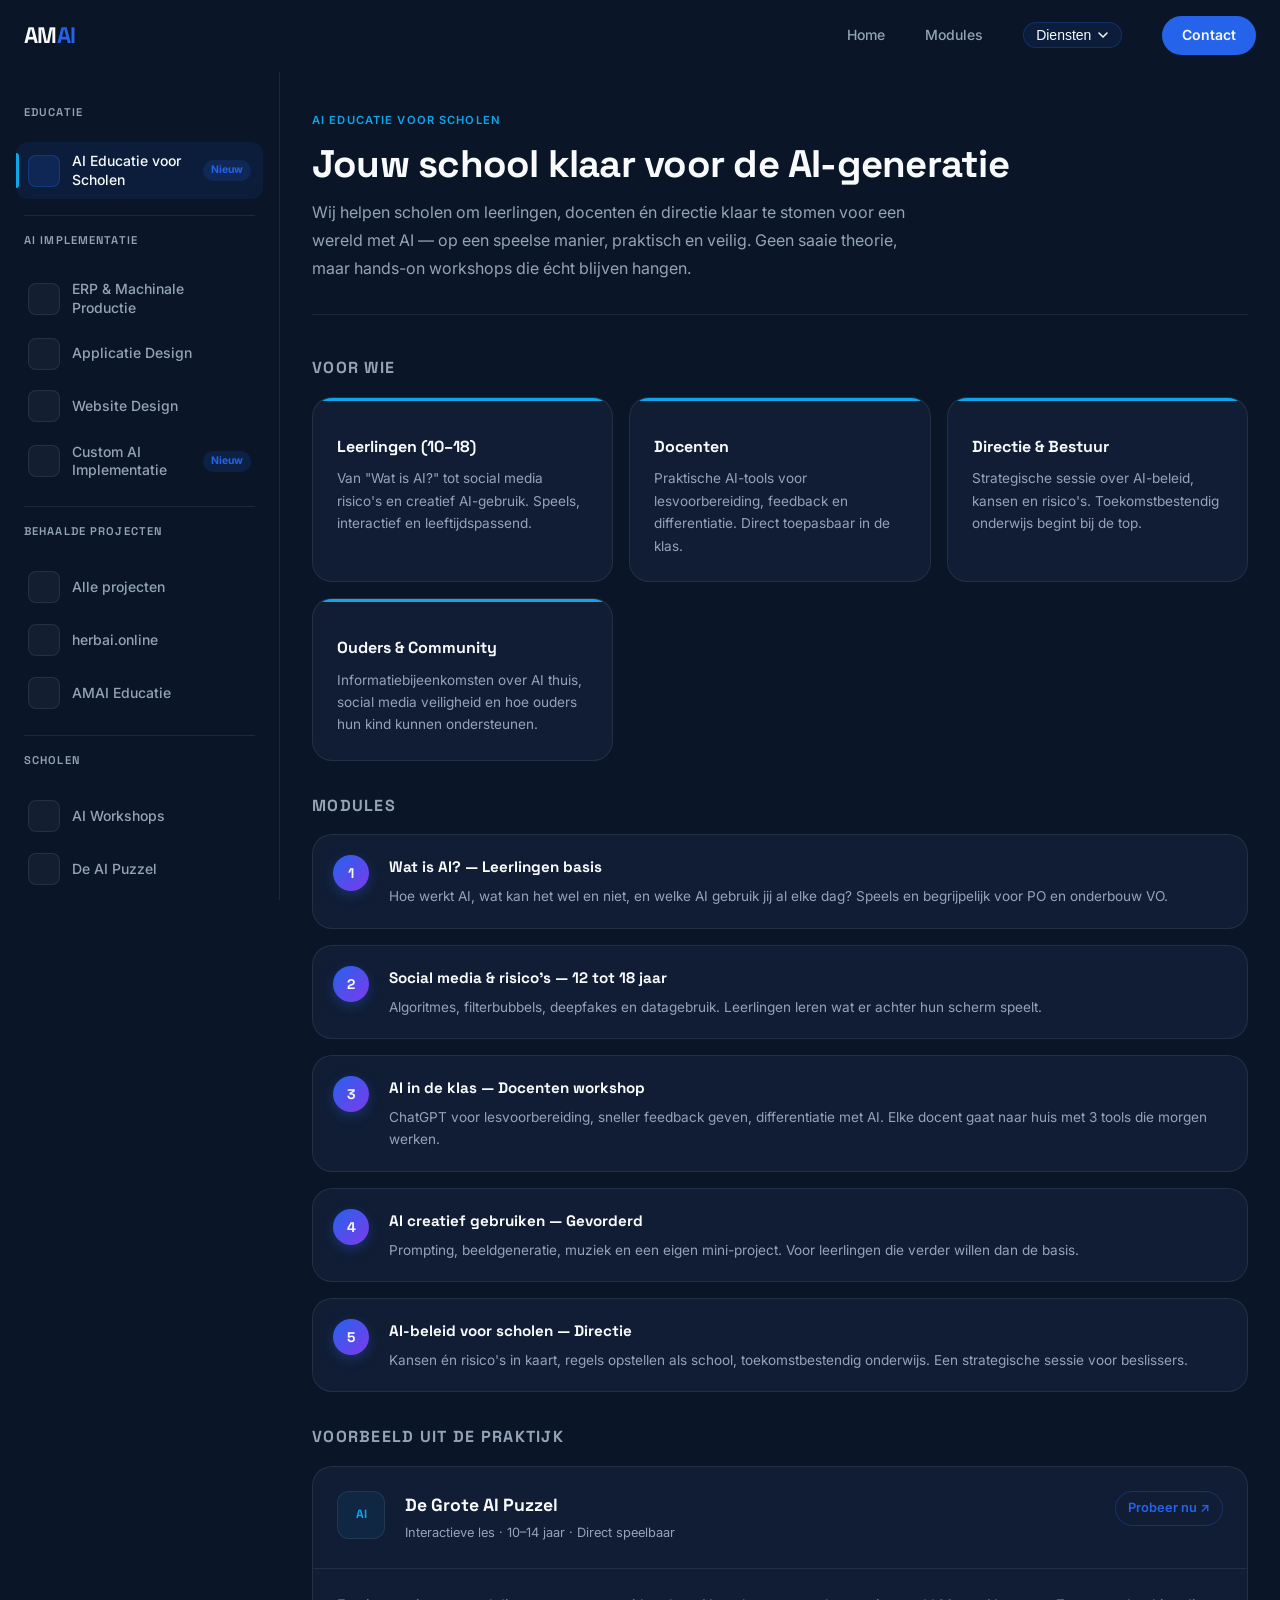
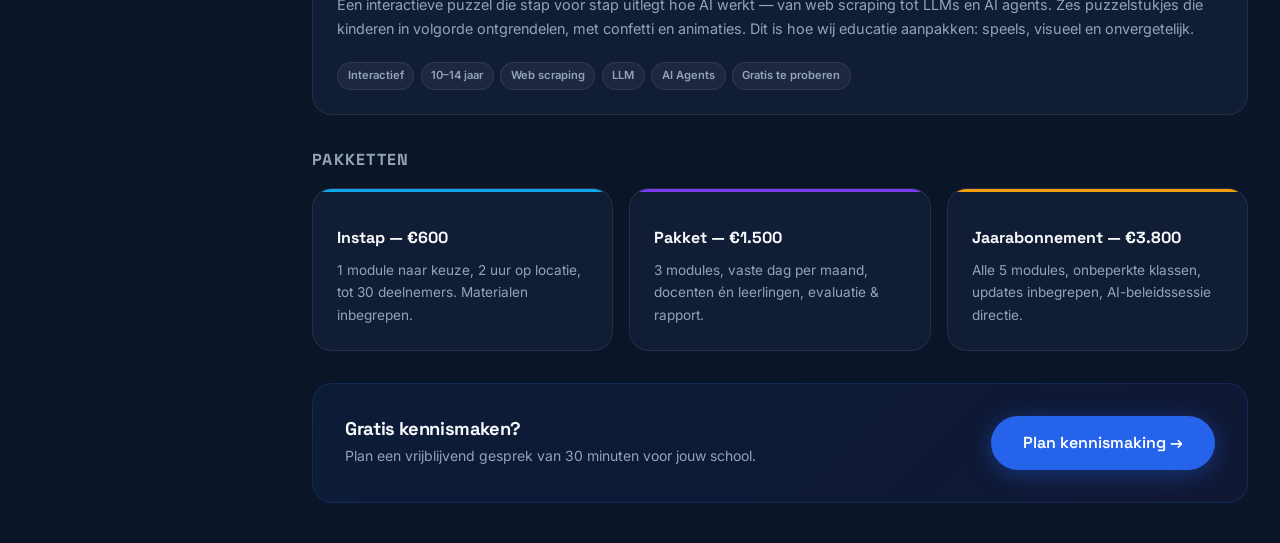
<file: diensten.html>
<!DOCTYPE html>
<html lang="nl">
<head>
<meta charset="UTF-8">
<meta name="viewport" content="width=device-width, initial-scale=1.0">
<title>AI Diensten — AMAI</title>
<link href="https://fonts.googleapis.com/css2?family=Space+Grotesk:wght@400;500;600;700&family=Inter:wght@300;400;500;600&display=swap" rel="stylesheet">

<link rel="preconnect" href="https://fonts.googleapis.com">
<link rel="preconnect" href="https://fonts.gstatic.com" crossorigin>
<link href="https://fonts.googleapis.com/css2?family=Space+Grotesk:wght@300;400;500;600;700&family=Inter:wght@300;400;500;600&display=swap" rel="stylesheet">
<link rel="stylesheet" href="style.css">
<link rel="stylesheet" href="diensten.css">
</head>
<body>

<!-- NAV -->
<nav class="nav">
  <div class="nav__inner">
    <a href="amai-online.html" class="nav__logo">AM<em>AI</em></a>
    <ul class="nav__links">
      <a href="amai-online.html" class="nav__link">Home</a>
      <a href="amai-online.html#modules" class="nav__link">Modules</a>
      <div class="nav__dropdown">
        <button class="nav__dropdown-btn" onclick="toggleDropdown()">
          Diensten
          <svg width="12" height="12" viewBox="0 0 12 12" fill="none"><path d="M2 4l4 4 4-4" stroke="currentColor" stroke-width="1.5" stroke-linecap="round"/></svg>
        </button>
        <div class="nav__dropdown-menu" id="navDropdown">
          <div class="nav__dropdown-item" onclick="showService('educatie'); toggleDropdown()"><span class="nav__dropdown-dot" style="background:#0EA5E9"></span>Educatie</div>
          <div class="nav__dropdown-item" onclick="showService('educatie'); toggleDropdown()"><span class="nav__dropdown-dot" style="background:#F59E0B"></span>ERP & Productie</div>
          <div class="nav__dropdown-item" onclick="showService('app'); toggleDropdown()"><span class="nav__dropdown-dot" style="background:#10B981"></span>Applicatie Design</div>
          <div class="nav__dropdown-item" onclick="showService('web'); toggleDropdown()"><span class="nav__dropdown-dot" style="background:#2563EB"></span>Website Design</div>
          <div class="nav__dropdown-item" onclick="showService('ai'); toggleDropdown()"><span class="nav__dropdown-dot" style="background:#7C3AED"></span>Custom AI</div>
          <div class="nav__dropdown-item" onclick="showService('projects'); toggleDropdown()"><span class="nav__dropdown-dot" style="background:#FF6B6B"></span>Projecten</div>
        </div>
      </div>
      <a href="amai-online.html#contact" class="nav__cta">Contact</a>
    </ul>
    <div class="nav__hamburger"><span></span><span></span><span></span></div>
  </div>
</nav>

<div class="layout">

  <!-- SIDEBAR -->
  <aside class="sidebar" id="sidebar">
    <div class="sidebar__title">Educatie</div>

    <div class="sidebar__group">
      <div class="sidebar__item" onclick="showService('educatie')" data-service="educatie" style="--item-color:#0EA5E9; --item-rgb:14,165,233">
        <div class="sidebar__icon"></div>
        <span class="sidebar__label">AI Educatie voor Scholen</span>
        <span class="sidebar__badge">Nieuw</span>
      </div>
    </div>

    <div class="sidebar__divider"></div>
    <div class="sidebar__title">AI Implementatie</div>

    <div class="sidebar__group">
      <div class="sidebar__item" onclick="showService('erp')" data-service="erp" style="--item-color:#F59E0B; --item-rgb:245,158,11">
        <div class="sidebar__icon"></div>
        <span class="sidebar__label">ERP & Machinale Productie</span>
      </div>
      <div class="sidebar__item" onclick="showService('app')" data-service="app" style="--item-color:#10B981; --item-rgb:16,185,129">
        <div class="sidebar__icon"></div>
        <span class="sidebar__label">Applicatie Design</span>
      </div>
      <div class="sidebar__item" onclick="showService('web')" data-service="web" style="--item-color:#2563EB; --item-rgb:37,99,235">
        <div class="sidebar__icon"></div>
        <span class="sidebar__label">Website Design</span>
      </div>
      <div class="sidebar__item" onclick="showService('ai')" data-service="ai" style="--item-color:#7C3AED; --item-rgb:124,58,237">
        <div class="sidebar__icon"></div>
        <span class="sidebar__label">Custom AI Implementatie</span>
        <span class="sidebar__badge">Nieuw</span>
      </div>
    </div>

    <div class="sidebar__divider"></div>
    <div class="sidebar__title">Behaalde Projecten</div>

    <div class="sidebar__group">
      <div class="sidebar__item" onclick="showService('projects')" data-service="projects" style="--item-color:#FF6B6B; --item-rgb:255,107,107">
        <div class="sidebar__icon"></div>
        <span class="sidebar__label">Alle projecten</span>
      </div>
      <div class="sidebar__item" onclick="showService('herbai')" data-service="herbai" style="--item-color:#10B981; --item-rgb:16,185,129">
        <div class="sidebar__icon"></div>
        <span class="sidebar__label">herbai.online</span>
      </div>
      <div class="sidebar__item" onclick="showService('amai-edu')" data-service="amai-edu" style="--item-color:#F59E0B; --item-rgb:245,158,11">
        <div class="sidebar__icon"></div>
        <span class="sidebar__label">AMAI Educatie</span>
      </div>
    </div>

    <div class="sidebar__divider"></div>
    <div class="sidebar__title">Scholen</div>
    <div class="sidebar__group">
      <div class="sidebar__item" onclick="window.location='amai-online.html#modules'" style="--item-color:#0EA5E9">
        <div class="sidebar__icon"></div>
        <span class="sidebar__label">AI Workshops</span>
      </div>
      <div class="sidebar__item" onclick="window.location='ai-puzzel.html'" style="--item-color:#7C3AED">
        <div class="sidebar__icon"></div>
        <span class="sidebar__label">De AI Puzzel</span>
      </div>
    </div>
  </aside>

  <!-- MAIN -->
  <main class="main" id="main">

    <!-- DEFAULT / WELCOME -->
    <div class="content-block active" id="block-default">
      <div style="text-align:center; padding: 4rem 2rem; max-width:560px; margin:0 auto;">
        <div style="font-size:3rem; margin-bottom:1.5rem"></div>
        <h1 style="font-family:var(--font-d); font-size:2rem; font-weight:700; margin-bottom:1rem">Wat kan AMAI voor jou doen?</h1>
        <p style="color:var(--muted); line-height:1.7; margin-bottom:2rem">Van ERP-koppeling tot custom AI-agents — kies een onderwerp links om te ontdekken hoe we jouw organisatie digitaliseren.</p>
        <div style="display:flex; flex-wrap:wrap; gap:0.75rem; justify-content:center;">
          <button class="btn btn--primary" onclick="showService('erp')">ERP & Productie</button>
          <button class="btn" style="background:var(--card);border:1px solid var(--border)" onclick="showService('ai')">Custom AI</button>
          <button class="btn" style="background:var(--card);border:1px solid var(--border)" onclick="showService('projects')">Projecten</button>
        </div>
      </div>
    </div>

    <!-- EDUCATIE -->
    <div class="content-block" id="block-educatie">
      <div class="service-header active" style="--service-color:#0EA5E9">
        <span class="service-header__eyebrow">AI Educatie voor Scholen</span>
        <h1>Jouw school klaar voor de AI-generatie</h1>
        <p>Wij helpen scholen om leerlingen, docenten én directie klaar te stomen voor een wereld met AI — op een speelse manier, praktisch en veilig. Geen saaie theorie, maar hands-on workshops die écht blijven hangen.</p>
      </div>

      <div class="section-title">Voor wie</div>
      <div class="cards-grid">
        <div class="info-card" style="--card-color:#0EA5E9">
          <div class="info-card__icon"></div>
          <div class="info-card__title">Leerlingen (10–18)</div>
          <div class="info-card__desc">Van "Wat is AI?" tot social media risico's en creatief AI-gebruik. Speels, interactief en leeftijdspassend.</div>
        </div>
        <div class="info-card" style="--card-color:#0EA5E9">
          <div class="info-card__icon"></div>
          <div class="info-card__title">Docenten</div>
          <div class="info-card__desc">Praktische AI-tools voor lesvoorbereiding, feedback en differentiatie. Direct toepasbaar in de klas.</div>
        </div>
        <div class="info-card" style="--card-color:#0EA5E9">
          <div class="info-card__icon"></div>
          <div class="info-card__title">Directie & Bestuur</div>
          <div class="info-card__desc">Strategische sessie over AI-beleid, kansen en risico's. Toekomstbestendig onderwijs begint bij de top.</div>
        </div>
        <div class="info-card" style="--card-color:#0EA5E9">
          <div class="info-card__icon"></div>
          <div class="info-card__title">Ouders & Community</div>
          <div class="info-card__desc">Informatiebijeenkomsten over AI thuis, social media veiligheid en hoe ouders hun kind kunnen ondersteunen.</div>
        </div>
      </div>

      <div class="section-title">Modules</div>
      <div class="steps">
        <div class="step"><div class="step__num">1</div><div><div class="step__title">Wat is AI? — Leerlingen basis</div><div class="step__desc">Hoe werkt AI, wat kan het wel en niet, en welke AI gebruik jij al elke dag? Speels en begrijpelijk voor PO en onderbouw VO.</div></div></div>
        <div class="step"><div class="step__num">2</div><div><div class="step__title">Social media & risico's — 12 tot 18 jaar</div><div class="step__desc">Algoritmes, filterbubbels, deepfakes en datagebruik. Leerlingen leren wat er achter hun scherm speelt.</div></div></div>
        <div class="step"><div class="step__num">3</div><div><div class="step__title">AI in de klas — Docenten workshop</div><div class="step__desc">ChatGPT voor lesvoorbereiding, sneller feedback geven, differentiatie met AI. Elke docent gaat naar huis met 3 tools die morgen werken.</div></div></div>
        <div class="step"><div class="step__num">4</div><div><div class="step__title">AI creatief gebruiken — Gevorderd</div><div class="step__desc">Prompting, beeldgeneratie, muziek en een eigen mini-project. Voor leerlingen die verder willen dan de basis.</div></div></div>
        <div class="step"><div class="step__num">5</div><div><div class="step__title">AI-beleid voor scholen — Directie</div><div class="step__desc">Kansen én risico's in kaart, regels opstellen als school, toekomstbestendig onderwijs. Een strategische sessie voor beslissers.</div></div></div>
      </div>

      <div class="section-title">Voorbeeld uit de praktijk</div>
      <div class="project-card" style="--project-color:#0EA5E9; --project-bg:rgba(14,165,233,0.08)">
        <div class="project-card__header">
          <div class="project-card__logo">AI</div>
          <div class="project-card__meta">
            <div class="project-card__name">De Grote AI Puzzel</div>
            <div class="project-card__type">Interactieve les · 10–14 jaar · Direct speelbaar</div>
          </div>
          <a href="ai-puzzel.html" class="project-card__link">Probeer nu ↗</a>
        </div>
        <div class="project-card__body">
          <p class="project-card__desc">Een interactieve puzzel die stap voor stap uitlegt hoe AI werkt — van web scraping tot LLMs en AI agents. Zes puzzelstukjes die kinderen in volgorde ontgrendelen, met confetti en animaties. Dit is hoe wij educatie aanpakken: speels, visueel en onvergetelijk.</p>
          <div class="project-card__tags">
            <span class="tag">Interactief</span><span class="tag">10–14 jaar</span><span class="tag">Web scraping</span>
            <span class="tag">LLM</span><span class="tag">AI Agents</span><span class="tag">Gratis te proberen</span>
          </div>
        </div>
      </div>

      <div class="section-title">Pakketten</div>
      <div class="cards-grid">
        <div class="info-card" style="--card-color:#0EA5E9">
          <div class="info-card__icon"></div>
          <div class="info-card__title">Instap — €600</div>
          <div class="info-card__desc">1 module naar keuze, 2 uur op locatie, tot 30 deelnemers. Materialen inbegrepen.</div>
        </div>
        <div class="info-card" style="--card-color:#7C3AED">
          <div class="info-card__icon"></div>
          <div class="info-card__title">Pakket — €1.500</div>
          <div class="info-card__desc">3 modules, vaste dag per maand, docenten én leerlingen, evaluatie & rapport.</div>
        </div>
        <div class="info-card" style="--card-color:#F59E0B">
          <div class="info-card__icon"></div>
          <div class="info-card__title">Jaarabonnement — €3.800</div>
          <div class="info-card__desc">Alle 5 modules, onbeperkte klassen, updates inbegrepen, AI-beleidssessie directie.</div>
        </div>
      </div>

      <div class="cta-box">
        <div><h3>Gratis kennismaken?</h3><p>Plan een vrijblijvend gesprek van 30 minuten voor jouw school.</p></div>
        <a href="amai-online.html#contact" class="btn btn--primary">Plan kennismaking →</a>
      </div>
    </div>

    <!-- ERP & PRODUCTIE -->
    <div class="content-block" id="block-erp">
      <div class="service-header active" style="--service-color:#F59E0B">
        <span class="service-header__eyebrow">ERP & Machinale Productie</span>
        <h1>Slimmer produceren met AI</h1>
        <p>Wij helpen organisaties om hun ERP-systemen te koppelen aan de productievloer via slimme automatisering. Elk traject is maatwerk — hieronder zie je een voorbeeld van wat mogelijk is.</p>
      </div>

      <div class="section-title">Mogelijke toepassingen</div>
      <div class="cards-grid">
        <div class="info-card" style="--card-color:#F59E0B">
          <div class="info-card__icon"></div>
          <div class="info-card__title">ERP → Machine Input</div>
          <div class="info-card__desc">Orders uit ERP-systemen automatisch omzetten naar machine-programma's — afgestemd op jouw software en machines.</div>
        </div>
        <div class="info-card" style="--card-color:#F59E0B">
          <div class="info-card__icon"></div>
          <div class="info-card__title">Nesting Optimalisatie</div>
          <div class="info-card__desc">AI-gestuurde plaatindeling voor minimaal materiaalverlies — toepasbaar in metaal, hout, textiel en meer.</div>
        </div>
        <div class="info-card" style="--card-color:#F59E0B">
          <div class="info-card__icon"></div>
          <div class="info-card__title">Output Monitoring</div>
          <div class="info-card__desc">Real-time koppeling tussen machine-output en ERP. Automatische statusupdates per order.</div>
        </div>
        <div class="info-card" style="--card-color:#F59E0B">
          <div class="info-card__icon"></div>
          <div class="info-card__title">Stacker & Logistiek</div>
          <div class="info-card__desc">Automatische berekening van stapel- en palletposities — minder handmatige handelingen, minder fouten.</div>
        </div>
      </div>

      <div class="section-title">Aanpak</div>
      <div class="steps">
        <div class="step"><div class="step__num">1</div><div><div class="step__title">Analyse huidige workflow</div><div class="step__desc">We brengen je huidige ERP-export, machineformaten en handmatige stappen in kaart.</div></div></div>
        <div class="step"><div class="step__num">2</div><div><div class="step__title">Koppelvlak bouwen</div><div class="step__desc">Python of Node.js script dat ERP-data vertaalt naar het juiste machineformaat (S4G, COD, etc.).</div></div></div>
        <div class="step"><div class="step__num">3</div><div><div class="step__title">Testen & valideren</div><div class="step__desc">Droog testen op de werkvloer, operators trainen, foutafhandeling inbouwen.</div></div></div>
        <div class="step"><div class="step__num">4</div><div><div class="step__title">Live + ondersteuning</div><div class="step__desc">Productie-omgeving, monitoring dashboard en doorlopende optimalisatie.</div></div></div>
      </div>


      <div class="section-title">Voorbeeld uit de praktijk</div>
      <div class="project-card" style="--project-color:#F59E0B; --project-bg:rgba(245,158,11,0.08)">
        <div class="project-card__header">
          <div class="project-card__logo">S4</div>
          <div class="project-card__meta">
            <div class="project-card__name">Salvagnini S4 — Nesting & Stacker Tool</div>
            <div class="project-card__type">Metaalindustrie · Interne automatisering</div>
          </div>
        </div>
        <div class="project-card__body">
          <p class="project-card__desc">Voor een metaalbedrijf bouwden we een tool die ERP-exports (Excel) automatisch omzet naar geoptimaliseerde nesting-jobs voor de Salvagnini S4 lasersnijmachine. Inclusief prioritering op dikte, leverdatum en kleur, en een stacker-module die pallet-coördinaten pre-calculeert zodat operators niet meer handmatig hoeven in te stellen. Dit is één voorbeeld — elk bedrijf en elke machine vraagt om een andere aanpak.</p>
          <div class="project-card__tags">
            <span class="tag">Python</span><span class="tag">ERP Koppeling</span><span class="tag">Nesting</span>
            <span class="tag">Automatisering</span><span class="tag">Maatwerk</span>
          </div>
        </div>
      </div>

      <div class="cta-box">
        <div><h3>Vergelijkbaar vraagstuk?</h3><p>Vertel ons over jouw machines en workflow — wij denken mee.</p></div>
        <a href="amai-online.html#contact" class="btn btn--primary">Plan gesprek →</a>
      </div>
    </div>

    <!-- APP DESIGN -->
    <div class="content-block" id="block-app">
      <div class="service-header active" style="--service-color:#10B981">
        <span class="service-header__eyebrow">Applicatie Design</span>
        <h1>Apps die mensen écht gebruiken</h1>
        <p>Wij bouwen web- en mobiele applicaties op maat — met AI waar het waarde toevoegt. Geen kant-en-klare oplossingen, maar maatwerk afgestemd op jouw gebruikers en doelen. Hieronder een voorbeeld.</p>
      </div>

      <div class="section-title">Wat we bouwen</div>
      <div class="cards-grid">
        <div class="info-card" style="--card-color:#10B981">
          <div class="info-card__icon"></div>
          <div class="info-card__title">PWA & Web Apps</div>
          <div class="info-card__desc">Progressive Web Apps die werken als native app. Offline support, installeerbaar, snel.</div>
        </div>
        <div class="info-card" style="--card-color:#10B981">
          <div class="info-card__icon"></div>
          <div class="info-card__title">AI-gestuurde UI</div>
          <div class="info-card__desc">Interfaces die reageren op gebruikersgedrag via AI — slimme zoekfunctie, personalisatie, chatbots.</div>
        </div>
        <div class="info-card" style="--card-color:#10B981">
          <div class="info-card__icon"></div>
          <div class="info-card__title">API Integraties</div>
          <div class="info-card__desc">Koppeling met PubMed, PubChem, Claude API, bestaande ERP-systemen en third-party diensten.</div>
        </div>
        <div class="info-card" style="--card-color:#10B981">
          <div class="info-card__icon"></div>
          <div class="info-card__title">Meertalig & Toegankelijk</div>
          <div class="info-card__desc">Automatische vertaling, WCAG-richtlijnen, responsive voor alle schermformaten.</div>
        </div>
      </div>

      <div class="section-title">Werkwijze</div>
      <div class="steps">
        <div class="step"><div class="step__num">1</div><div><div class="step__title">Wireframe & prototype</div><div class="step__desc">In één sessie van idee naar klikbaar prototype. Jij ziet het meteen.</div></div></div>
        <div class="step"><div class="step__num">2</div><div><div class="step__title">Design system</div><div class="step__desc">Kleurpalet, typografie, componenten — één consistent systeem voor je hele app.</div></div></div>
        <div class="step"><div class="step__num">3</div><div><div class="step__title">Bouwen & testen</div><div class="step__desc">Iteratief bouwen met wekelijkse demo's. Jij geeft feedback, wij passen aan.</div></div></div>
        <div class="step"><div class="step__num">4</div><div><div class="step__title">Deploy & onderhoud</div><div class="step__desc">Live op jouw hosting (Hostinger, VPS, cloud) met CI/CD pipeline.</div></div></div>
      </div>


      <div class="section-title">Voorbeeld uit de praktijk</div>
      <div class="project-card" style="--project-color:#10B981; --project-bg:rgba(16,185,129,0.08)">
        <div class="project-card__header">
          <div class="project-card__logo">H</div>
          <div class="project-card__meta">
            <div class="project-card__name">herbai.online</div>
            <div class="project-card__type">AI-kruidenplatform · PWA · Meertalig</div>
          </div>
          <a href="https://herbai.online" target="_blank" class="project-card__link">Bekijk live ↗</a>
        </div>
        <div class="project-card__body">
          <p class="project-card__desc">Een volledig zelfgebouwde PWA met 80+ kruiden, wetenschappelijke API-integraties, meertalige interface en een AI-chatassistent. Dit laat zien wat mogelijk is — jouw app heeft zijn eigen vereisten en wij passen de aanpak daarop aan.</p>
          <div class="project-card__tags">
            <span class="tag">PWA</span><span class="tag">Claude API</span><span class="tag">PHP</span><span class="tag">Meertalig</span>
          </div>
        </div>
      </div>

      <div class="cta-box">
        <div><h3>App idee? Laten we praten.</h3><p>Van schets tot live — wij regelen het.</p></div>
        <a href="amai-online.html#contact" class="btn btn--primary">Start gesprek →</a>
      </div>
    </div>

    <!-- WEBSITE DESIGN -->
    <div class="content-block" id="block-web">
      <div class="service-header active" style="--service-color:#2563EB">
        <span class="service-header__eyebrow">Website Design</span>
        <h1>Websites die werken voor jou</h1>
        <p>Wij bouwen snelle, doelgerichte websites zonder templates. Elk project start bij jouw merk en doelgroep. Deze site — amai.online — is zelf een voorbeeld van wat we maken.</p>
      </div>

      <div class="section-title">Wat we leveren</div>
      <div class="cards-grid">
        <div class="info-card" style="--card-color:#2563EB">
          <div class="info-card__icon"></div>
          <div class="info-card__title">Razendsnelle sites</div>
          <div class="info-card__desc">Lighthouse score 95+. Geen onnodige plugins, schone code, geoptimaliseerde assets.</div>
        </div>
        <div class="info-card" style="--card-color:#2563EB">
          <div class="info-card__icon"></div>
          <div class="info-card__title">Uniek design</div>
          <div class="info-card__desc">Geen templates. Elk design is gebouwd op jouw merk, doelgroep en boodschap.</div>
        </div>
        <div class="info-card" style="--card-color:#2563EB">
          <div class="info-card__icon"></div>
          <div class="info-card__title">SEO ingebakken</div>
          <div class="info-card__desc">Technische SEO vanaf dag één. Structured data, meta-tags, snelheid — alles geoptimaliseerd.</div>
        </div>
        <div class="info-card" style="--card-color:#2563EB">
          <div class="info-card__icon"></div>
          <div class="info-card__title">CMS & beheer</div>
          <div class="info-card__desc">Zelf content beheren via een eenvoudig dashboard — geen technische kennis nodig.</div>
        </div>
      </div>


      <div class="section-title">Voorbeeld uit de praktijk</div>
      <div class="project-card" style="--project-color:#2563EB; --project-bg:rgba(37,99,235,0.08)">
        <div class="project-card__header">
          <div class="project-card__logo">AM</div>
          <div class="project-card__meta">
            <div class="project-card__name">amai.online</div>
            <div class="project-card__type">Bedrijfswebsite · Dark theme · Animatie</div>
          </div>
        </div>
        <div class="project-card__body">
          <p class="project-card__desc">De site die je nu bekijkt is zelf een voorbeeld — dark design, geanimeerde hero met knikkers en puzzelstukjes, interactieve puzzel, sidebar diensten en een volledig responsieve opmaak. Allemaal gebouwd als één HTML-bestand, klaar voor Hostinger. Jouw site krijgt jouw eigen identiteit.</p>
          <div class="project-card__tags">
            <span class="tag">HTML/CSS/JS</span><span class="tag">Canvas animatie</span><span class="tag">Responsive</span><span class="tag">Single-file</span>
          </div>
        </div>
      </div>

      <div class="cta-box">
        <div><h3>Klaar voor een nieuwe site?</h3><p>We bouwen hem in jouw stijl, op jouw hosting.</p></div>
        <a href="amai-online.html#contact" class="btn btn--primary">Vraag offerte →</a>
      </div>
    </div>

    <!-- CUSTOM AI -->
    <div class="content-block" id="block-ai">
      <div class="service-header active" style="--service-color:#7C3AED">
        <span class="service-header__eyebrow">Custom AI Implementatie</span>
        <h1>AI die werkt voor jóuw organisatie</h1>
        <p>Geen kant-en-klare oplossing — maar AI afgestemd op jouw processen, data en doelen. We laten je zien wat mogelijk is aan de hand van voorbeelden, en bouwen dan wat jij écht nodig hebt.</p>
      </div>

      <div class="section-title">Wat we implementeren</div>
      <div class="cards-grid">
        <div class="info-card" style="--card-color:#7C3AED">
          <div class="info-card__icon"></div>
          <div class="info-card__title">AI Chatbots & Assistenten</div>
          <div class="info-card__desc">Getraind op jouw data, kennisbank of producten. Integreert met je website, app of WhatsApp.</div>
        </div>
        <div class="info-card" style="--card-color:#7C3AED">
          <div class="info-card__icon"></div>
          <div class="info-card__title">AI Agents</div>
          <div class="info-card__desc">Zelfstandige AI die taken uitvoert: e-mails verwerken, data scrapen, rapporten genereren.</div>
        </div>
        <div class="info-card" style="--card-color:#7C3AED">
          <div class="info-card__icon"></div>
          <div class="info-card__title">RAG & Kennissystemen</div>
          <div class="info-card__desc">AI die antwoorden geeft op basis van jouw eigen documenten, handleidingen of databases.</div>
        </div>
        <div class="info-card" style="--card-color:#7C3AED">
          <div class="info-card__icon"></div>
          <div class="info-card__title">Workflow Automatisering</div>
          <div class="info-card__desc">AI koppelen aan bestaande systemen via API's — van ERP tot e-commerce tot CRM.</div>
        </div>
      </div>

      <div class="section-title">Onze AI-stack</div>
      <div style="display:flex; flex-wrap:wrap; gap:0.5rem; margin-bottom:2rem">
        <span class="tag" style="color:var(--purple);border-color:rgba(124,58,237,0.3)">Claude API</span>
        <span class="tag" style="color:var(--teal);border-color:rgba(14,165,233,0.3)">OpenAI GPT</span>
        <span class="tag" style="color:var(--green);border-color:rgba(16,185,129,0.3)">LangChain</span>
        <span class="tag">Python</span>
        <span class="tag">Node.js</span>
        <span class="tag">Vector DB</span>
        <span class="tag">REST APIs</span>
        <span class="tag">PHP Backend</span>
        <span class="tag">Hostinger</span>
      </div>


      <div class="section-title">Voorbeeld uit de praktijk</div>
      <div class="project-card" style="--project-color:#7C3AED; --project-bg:rgba(124,58,237,0.08)">
        <div class="project-card__header">
          <div class="project-card__logo">H</div>
          <div class="project-card__meta">
            <div class="project-card__name">Herba — AI Kruidenassistent</div>
            <div class="project-card__type">Custom AI agent · Claude API · PHP backend</div>
          </div>
          <a href="https://herbai.online" target="_blank" class="project-card__link">Bekijk live ↗</a>
        </div>
        <div class="project-card__body">
          <p class="project-card__desc">"Herba" is een domeinspecifieke AI-agent gebouwd op de Claude API, getraind op kruidenkennis en gekoppeld aan een PHP-backend op Hostinger. Gebruikers stellen vragen over kruiden en krijgen persoonlijk advies. Dit is één toepassing — jouw AI-agent krijgt jouw eigen kennisbasis, persoonlijkheid en integraties.</p>
          <div class="project-card__tags">
            <span class="tag">Claude API</span><span class="tag">PHP</span><span class="tag">AI Agent</span><span class="tag">Custom training</span>
          </div>
        </div>
      </div>

      <div class="cta-box">
        <div><h3>Welke AI-oplossing past bij jou?</h3><p>Vertel ons je uitdaging — wij denken mee.</p></div>
        <a href="amai-online.html#contact" class="btn btn--primary">Gratis adviesgesprek →</a>
      </div>
    </div>

    <!-- ALLE PROJECTEN -->
    <div class="content-block" id="block-projects">
      <div class="service-header active" style="--service-color:#FF6B6B">
        <span class="service-header__eyebrow">Behaalde Projecten</span>
        <h1>Wat we al hebben gebouwd</h1>
        <p>Geen beloftes — concrete resultaten. Hier zijn projecten die live zijn en dagelijks gebruikt worden.</p>
      </div>

      <div class="section-title">Live projecten</div>

      <div class="project-card" style="--project-color:#10B981; --project-bg:rgba(16,185,129,0.08)">
        <div class="project-card__header">
          <div class="project-card__logo">H</div>
          <div class="project-card__meta">
            <div class="project-card__name">herbai.online</div>
            <div class="project-card__type">AI-kruidenplatform · PWA · Meertalig</div>
          </div>
          <a href="https://herbai.online" target="_blank" class="project-card__link">Bekijk live ↗</a>
        </div>
        <div class="project-card__body">
          <p class="project-card__desc">Een single-file PWA met 80+ kruiden, PubMed & PubChem API-integratie, meertalig systeem (NL standaard, EN fallback), body map interface, combi-checker, journal en condities-pagina. Uitgebreid met een PHP-backed Claude API chatwidget en een herb-expert AI-agent genaamd "Herba".</p>
          <div class="project-card__tags">
            <span class="tag">PWA</span><span class="tag">Claude API</span><span class="tag">PHP</span>
            <span class="tag">PubMed API</span><span class="tag">Meertalig</span><span class="tag">Hostinger</span>
          </div>
        </div>
      </div>

      <div class="project-card" style="--project-color:#F59E0B; --project-bg:rgba(245,158,11,0.08)">
        <div class="project-card__header">
          <div class="project-card__logo">S4</div>
          <div class="project-card__meta">
            <div class="project-card__name">Salvagnini S4 Nesting Tool</div>
            <div class="project-card__type">Industriële automatisering · Andusta Metaalindustrie</div>
          </div>
        </div>
        <div class="project-card__body">
          <p class="project-card__desc">Volledige nesting-optimalisatietool die Bemet ERP Excel-exports vertaalt naar StreamPunch nesting-jobs. Prioriteitshiërarchie op dikte → leverdatum → kleur/type, visuele nesting-weergave en StreamPunch CSV-export. Inclusief stacker-positioneringsmodule die DISX/DISY pallet-coördinaten pre-calculeert.</p>
          <div class="project-card__tags">
            <span class="tag">Python</span><span class="tag">ERP Koppeling</span><span class="tag">S4G Format</span>
            <span class="tag">StreamPunch</span><span class="tag">Automatisering</span>
          </div>
        </div>
      </div>

      <div class="project-card" style="--project-color:#7C3AED; --project-bg:rgba(124,58,237,0.08)">
        <div class="project-card__header">
          <div class="project-card__logo">AI</div>
          <div class="project-card__meta">
            <div class="project-card__name">AMAI Educatie Platform</div>
            <div class="project-card__type">AI-educatie voor scholen · Interactief</div>
          </div>
          <a href="ai-puzzel.html" class="project-card__link">Probeer puzzel ↗</a>
        </div>
        <div class="project-card__body">
          <p class="project-card__desc">Modulair AI-educatieprogramma voor scholen — van interactieve puzzels voor kinderen (10-14 jaar) tot docenten-workshops en directiesessies over AI-beleid. Inclusief speelse canvas-animatie met knikkers en puzzelstukjes in AMAI huisstijl.</p>
          <div class="project-card__tags">
            <span class="tag">HTML/CSS/JS</span><span class="tag">Canvas API</span>
            <span class="tag">Interactief</span><span class="tag">Onderwijs</span>
          </div>
        </div>
      </div>

      <div class="project-card" style="--project-color:#0EA5E9; --project-bg:rgba(14,165,233,0.08)">
        <div class="project-card__header">
          <div class="project-card__logo">WC</div>
          <div class="project-card__meta">
            <div class="project-card__name">Just-in — WK Voetbal App</div>
            <div class="project-card__type">Web App · Community · Live boosting</div>
          </div>
        </div>
        <div class="project-card__body">
          <p class="project-card__desc">Nederlandse voetbalpool-app voor het WK 2026 met live boost/bet-mechanisme, WhatsApp-onboarding en PHP-backend. Deploybaar op Hostinger. Gebouwd voor community-engagement rondom wedstrijden.</p>
          <div class="project-card__tags">
            <span class="tag">PHP</span><span class="tag">WhatsApp API</span>
            <span class="tag">Live betting</span><span class="tag">Community</span>
          </div>
        </div>
      </div>

      <div class="cta-box">
        <div><h3>Jouw project hier?</h3><p>Wij bouwen ook voor jou — neem contact op voor een vrijblijvend gesprek.</p></div>
        <a href="amai-online.html#contact" class="btn btn--primary">Start jouw project →</a>
      </div>
    </div>

    <!-- HERBAI DETAIL -->
    <div class="content-block" id="block-herbai">
      <div class="service-header active" style="--service-color:#10B981">
        <span class="service-header__eyebrow">Project spotlight</span>
        <h1>herbai.online</h1>
        <p>Een AI-gedreven kruidenplatform dat wetenschappelijke data combineert met een persoonlijke kruidenassistent. Live, meertalig en volledig zelfgebouwd.</p>
      </div>

      <div class="section-title">Wat het doet</div>
      <div class="cards-grid">
        <div class="info-card" style="--card-color:#10B981"><div class="info-card__icon"></div><div class="info-card__title">80+ Kruiden</div><div class="info-card__desc">Uitgebreide database met medicinale kruiden, werking, dosering en wetenschappelijke bronnen.</div></div>
        <div class="info-card" style="--card-color:#10B981"><div class="info-card__icon"></div><div class="info-card__title">PubMed Integratie</div><div class="info-card__desc">Live wetenschappelijke artikelen per kruid via PubMed & PubChem API.</div></div>
        <div class="info-card" style="--card-color:#10B981"><div class="info-card__icon"></div><div class="info-card__title">AI Chat — Herba</div><div class="info-card__desc">Kruidenexpert AI-agent via Claude API. Geeft persoonlijk advies op basis van klachten.</div></div>
        <div class="info-card" style="--card-color:#10B981"><div class="info-card__icon"></div><div class="info-card__title">Body Map</div><div class="info-card__desc">Klik op een lichaamsdeel, krijg passende kruiden en remedies als suggestie.</div></div>
      </div>

      <div class="cta-box">
        <div><h3>Vergelijkbaar project nodig?</h3><p>Wij bouwen AI-gestuurde platforms voor elke niche.</div>
        <a href="https://herbai.online" target="_blank" class="btn btn--primary">Bekijk herbai.online ↗</a>
      </div>
    </div>

    <!-- AMAI EDU DETAIL -->
    <div class="content-block" id="block-amai-edu">
      <div class="service-header active" style="--service-color:#F59E0B">
        <span class="service-header__eyebrow">Project spotlight</span>
        <h1>AMAI Educatie</h1>
        <p>Modulair AI-educatieprogramma speciaal voor scholen. Interactieve puzzels, workshops voor docenten en strategiesessies voor directie.</p>
      </div>

      <div class="section-title">Wat het bevat</div>
      <div class="cards-grid">
        <div class="info-card" style="--card-color:#F59E0B"><div class="info-card__icon"></div><div class="info-card__title">AI Puzzel</div><div class="info-card__desc">Interactieve puzzel die uitlegt hoe AI werkt — web scraping, LLMs, agents — voor kinderen van 10-14.</div></div>
        <div class="info-card" style="--card-color:#F59E0B"><div class="info-card__icon">‍</div><div class="info-card__title">Docentenworkshop</div><div class="info-card__desc">Praktische AI-tools voor lesvoorbereiding, feedback en differentiatie in de klas.</div></div>
        <div class="info-card" style="--card-color:#F59E0B"><div class="info-card__icon"></div><div class="info-card__title">AI-beleid sessie</div><div class="info-card__desc">Strategische sessie voor directie over kansen, risico's en AI-beleid op school.</div></div>
        <div class="info-card" style="--card-color:#F59E0B"><div class="info-card__icon"></div><div class="info-card__title">Social media module</div><div class="info-card__desc">Algoritmes, deepfakes en filterbubbels — voor leerlingen van 12-18 jaar.</div></div>
      </div>

      <div class="cta-box">
        <div><h3>Interesse in dit programma?</h3><p>Plan een gratis kennismaking voor jouw school.</p></div>
        <a href="amai-online.html#contact" class="btn btn--primary">Plan kennismaking →</a>
      </div>
    </div>

  </main>
</div>

<!-- Mobile sidebar toggle -->
<button class="sidebar-toggle" id="sidebarToggle" onclick="toggleSidebar()"></button>
<div class="sidebar-overlay" id="sidebarOverlay" onclick="toggleSidebar()"></div>


<script src="script.js"></script>
<script>

function showService(id) {
  // Hide all blocks
  document.querySelectorAll('.content-block').forEach(b => b.classList.remove('active'));
  document.querySelectorAll('.sidebar__item').forEach(i => i.classList.remove('active'));
  document.querySelectorAll('.nav__dropdown-item').forEach(i => i.classList.remove('active'));

  // Show selected
  const block = document.getElementById('block-' + id);
  if (block) block.classList.add('active');

  // Highlight sidebar item
  const sItem = document.querySelector(`[data-service="${id}"]`);
  if (sItem) sItem.classList.add('active');

  // Close mobile sidebar
  if (window.innerWidth <= 768) toggleSidebar(false);

  // Scroll to top of main
  document.getElementById('main').scrollTo({ top: 0, behavior: 'smooth' });
  window.scrollTo({ top: 0, behavior: 'smooth' });
}

function toggleDropdown() {
  document.getElementById('navDropdown').classList.toggle('open');
}

document.addEventListener('click', (e) => {
  if (!e.target.closest('.nav__dropdown')) {
    document.getElementById('navDropdown').classList.remove('open');
  }
});

function toggleSidebar(force) {
  const sidebar = document.getElementById('sidebar');
  const overlay = document.getElementById('sidebarOverlay');
  const isOpen = typeof force === 'boolean' ? force : !sidebar.classList.contains('open');
  sidebar.classList.toggle('open', isOpen);
  overlay.classList.toggle('open', isOpen);
}

// Show ERP by default on load
showService('educatie');

</script>
</body>
</html>
</file>
<file: style.css>
/* ============================================
   AMAI.online — Shared Design System
   Geldt voor: amai-online.html, diensten.html, ai-puzzel.html
   ============================================ */

@import url('https://fonts.googleapis.com/css2?family=Space+Grotesk:wght@300;400;500;600;700&family=Inter:wght@300;400;500;600&display=swap');

:root {
  --color-bg:           #0A1628;
  --color-bg-card:      #111D35;
  --color-bg-light:     #162040;
  --color-accent:       #2563EB;
  --color-accent-hover: #1D4ED8;
  --color-purple:       #7C3AED;
  --color-teal:         #0EA5E9;
  --color-white:        #F8FAFC;
  --color-muted:        #94A3B8;
  --color-border:       rgba(255,255,255,0.08);
  --color-green:        #10B981;
  --color-yellow:       #F59E0B;
  --color-coral:        #FF6B6B;
  --font-display:       'Space Grotesk', sans-serif;
  --font-body:          'Inter', sans-serif;
  --max-width:          1200px;
  --nav-height:         72px;
  --radius-sm:          6px;
  --radius-md:          12px;
  --radius-lg:          20px;
  --radius-full:        9999px;
  --transition-base:    250ms ease;
}

/* RESET */
*, *::before, *::after { box-sizing: border-box; margin: 0; padding: 0; }
html { scroll-behavior: smooth; }
body {
  font-family: var(--font-body);
  background: var(--color-bg);
  color: var(--color-white);
  line-height: 1.6;
  -webkit-font-smoothing: antialiased;
  overflow-x: hidden;
}
a { color: inherit; text-decoration: none; }
ul { list-style: none; }
img { max-width: 100%; display: block; }

/* LAYOUT */
.container { max-width: var(--max-width); margin: 0 auto; padding: 0 1.5rem; }
.section { padding: 6rem 0; }

/* TYPOGRAPHY */
h1,h2,h3,h4 { font-family: var(--font-display); font-weight: 700; line-height: 1.1; letter-spacing: -0.02em; }
.eyebrow {
  font-family: var(--font-display);
  font-size: 0.75rem; font-weight: 600;
  letter-spacing: 0.12em; text-transform: uppercase;
  color: var(--color-accent);
  display: block; margin-bottom: 1rem;
}
.text-gradient {
  background: linear-gradient(135deg, #2563EB 0%, #0EA5E9 50%, #7C3AED 100%);
  -webkit-background-clip: text;
  -webkit-text-fill-color: transparent;
  background-clip: text;
}
.lead { font-size: 1.1rem; color: var(--color-muted); line-height: 1.7; }

/* BUTTONS */
.btn {
  display: inline-flex; align-items: center; gap: 0.5rem;
  font-family: var(--font-display); font-size: 1rem; font-weight: 600;
  padding: 0.875rem 2rem; border-radius: var(--radius-full);
  border: none; cursor: pointer; transition: all 0.25s; white-space: nowrap;
}
.btn--primary {
  background: var(--color-accent); color: white;
  box-shadow: 0 4px 24px rgba(37,99,235,0.4);
}
.btn--primary:hover {
  background: var(--color-accent-hover);
  box-shadow: 0 6px 32px rgba(37,99,235,0.5);
  transform: translateY(-2px);
}
.btn--outline {
  background: transparent; color: white;
  border: 1px solid var(--color-border);
}
.btn--outline:hover {
  border-color: rgba(255,255,255,0.3);
  background: rgba(255,255,255,0.05);
  transform: translateY(-2px);
}
.btn--full { width: 100%; justify-content: center; }

/* NAV */
.nav {
  position: fixed; top: 0; left: 0; right: 0;
  height: var(--nav-height); z-index: 1000;
  transition: background 0.3s, border-color 0.3s;
  border-bottom: 1px solid transparent;
}
.nav.scrolled {
  background: rgba(10,22,40,0.95);
  backdrop-filter: blur(20px);
  border-bottom-color: var(--color-border);
}
.nav__inner {
  display: flex; align-items: center; justify-content: space-between;
  height: 100%; max-width: var(--max-width); margin: 0 auto; padding: 0 1.5rem;
}
.nav__logo { font-family: var(--font-display); font-size: 1.4rem; font-weight: 700; letter-spacing: -0.03em; }
.nav__logo em { color: var(--color-accent); font-style: normal; }
.nav__links { display: flex; align-items: center; gap: 2.5rem; }
.nav__link { font-size: 0.875rem; font-weight: 500; color: var(--color-muted); transition: color 0.2s; }
.nav__link:hover { color: var(--color-white); }
.nav__cta {
  font-size: 0.875rem; font-weight: 600;
  padding: 0.5rem 1.25rem; background: var(--color-accent);
  border-radius: var(--radius-full); transition: background 0.2s, transform 0.2s;
}
.nav__cta:hover { background: var(--color-accent-hover); transform: translateY(-1px); }
.nav__hamburger { display: none; flex-direction: column; gap: 5px; cursor: pointer; }
.nav__hamburger span { display: block; width: 24px; height: 2px; background: var(--color-white); border-radius: 2px; }

/* MOBILE MENU */
.mobile-menu {
  display: none; position: fixed;
  top: var(--nav-height); left: 0; right: 0;
  background: rgba(10,22,40,0.98); backdrop-filter: blur(20px);
  padding: 2rem 1.5rem; z-index: 999;
  border-bottom: 1px solid var(--color-border);
  flex-direction: column; gap: 1.5rem;
}
.mobile-menu.open { display: flex; }
.mobile-menu a { font-size: 1.1rem; font-weight: 500; color: var(--color-muted); }
.mobile-menu .nav__cta { color: white; text-align: center; padding: 0.75rem; }

/* SECTION HEADER */
.section-header { text-align: center; max-width: 620px; margin: 0 auto 4rem; }
.section-header h2 { font-size: clamp(1.75rem, 3vw, 2.75rem); margin-bottom: 1rem; }
.section-header p { color: var(--color-muted); font-size: 1.1rem; line-height: 1.7; }

/* CARDS */
.info-card {
  background: var(--color-bg-card);
  border: 1px solid var(--color-border);
  border-radius: var(--radius-lg); padding: 1.5rem;
  transition: transform 0.2s, border-color 0.2s;
  position: relative; overflow: hidden;
}
.info-card::before {
  content: ''; position: absolute; top: 0; left: 0; right: 0; height: 3px;
  background: var(--card-color, var(--color-accent));
  border-radius: var(--radius-lg) var(--radius-lg) 0 0;
}
.info-card:hover { transform: translateY(-3px); border-color: rgba(255,255,255,0.12); }
.info-card__icon { margin-bottom: 0.75rem; display: flex; align-items: center; }
.info-card__title { font-family: var(--font-display); font-size: 1rem; font-weight: 700; margin-bottom: 0.5rem; }
.info-card__desc { font-size: 0.85rem; color: var(--color-muted); line-height: 1.65; }
.cards-grid { display: grid; grid-template-columns: repeat(auto-fit, minmax(240px, 1fr)); gap: 1rem; margin-bottom: 2rem; }

/* CTA BOX */
.cta-box {
  background: linear-gradient(135deg, rgba(37,99,235,0.08), rgba(124,58,237,0.06));
  border: 1px solid rgba(37,99,235,0.2);
  border-radius: var(--radius-lg); padding: 2rem;
  display: flex; align-items: center; justify-content: space-between;
  gap: 1.5rem; flex-wrap: wrap; margin-top: 2rem;
}
.cta-box h3 { font-family: var(--font-display); font-size: 1.15rem; font-weight: 700; margin-bottom: 0.35rem; }
.cta-box p { font-size: 0.875rem; color: var(--color-muted); }

/* TAGS */
.tag {
  font-size: 0.7rem; font-weight: 600;
  padding: 0.25rem 0.6rem; border-radius: var(--radius-full);
  background: rgba(255,255,255,0.05);
  border: 1px solid var(--color-border); color: var(--color-muted);
}

/* STEPS */
.steps { display: flex; flex-direction: column; gap: 1rem; margin-bottom: 2rem; }
.step {
  display: flex; gap: 1.25rem; align-items: flex-start;
  padding: 1.25rem; background: var(--color-bg-card);
  border: 1px solid var(--color-border); border-radius: var(--radius-lg);
  transition: border-color 0.2s;
}
.step:hover { border-color: rgba(255,255,255,0.12); }
.step__num {
  width: 36px; height: 36px; border-radius: 50%; flex-shrink: 0;
  background: linear-gradient(135deg, var(--color-accent), var(--color-purple));
  display: flex; align-items: center; justify-content: center;
  font-family: var(--font-display); font-weight: 700; font-size: 0.875rem;
  box-shadow: 0 4px 12px rgba(37,99,235,0.3);
}
.step__title { font-family: var(--font-display); font-size: 0.95rem; font-weight: 700; margin-bottom: 0.35rem; }
.step__desc { font-size: 0.85rem; color: var(--color-muted); line-height: 1.65; }
.section-title {
  font-family: var(--font-display); font-size: 1rem; font-weight: 700;
  color: var(--color-muted); text-transform: uppercase; letter-spacing: 0.08em;
  margin-bottom: 1rem; margin-top: 2rem;
}
.section-title:first-child { margin-top: 0; }

/* FOOTER */
.footer { padding: 4rem 0 2rem; border-top: 1px solid var(--color-border); }
.footer__grid { display: grid; grid-template-columns: 2fr 1fr 1fr; gap: 3rem; margin-bottom: 3rem; }
.footer__brand p { color: var(--color-muted); font-size: 0.875rem; line-height: 1.7; margin-top: 1rem; max-width: 280px; }
.footer__col-title { font-family: var(--font-display); font-size: 0.875rem; font-weight: 600; margin-bottom: 1rem; }
.footer__links { display: flex; flex-direction: column; gap: 0.75rem; }
.footer__links a { font-size: 0.875rem; color: var(--color-muted); transition: color 0.2s; }
.footer__links a:hover { color: var(--color-white); }
.footer__bottom {
  display: flex; align-items: center; justify-content: space-between;
  padding-top: 2rem; border-top: 1px solid var(--color-border);
  font-size: 0.875rem; color: var(--color-muted);
}

/* CONTACT FORM */
.contact-section {
  background: linear-gradient(135deg, rgba(37,99,235,0.06) 0%, rgba(124,58,237,0.04) 100%);
  border-top: 1px solid var(--color-border);
}
.contact-form { max-width: 600px; margin: 0 auto; display: flex; flex-direction: column; gap: 1.25rem; }
.form-row { display: grid; grid-template-columns: 1fr 1fr; gap: 1rem; }
.form-group { display: flex; flex-direction: column; gap: 0.5rem; }
label { font-size: 0.875rem; font-weight: 500; color: var(--color-muted); }
input, select, textarea {
  font-family: var(--font-body); font-size: 1rem; color: var(--color-white);
  background: var(--color-bg-light); border: 1px solid var(--color-border);
  border-radius: var(--radius-md); padding: 0.75rem 1rem;
  outline: none; transition: border-color 0.2s, box-shadow 0.2s; width: 100%;
}
input::placeholder, textarea::placeholder { color: rgba(148,163,184,0.4); }
input:focus, select:focus, textarea:focus {
  border-color: var(--color-accent);
  box-shadow: 0 0 0 3px rgba(37,99,235,0.15);
}
select option { background: var(--color-bg-card); }
textarea { resize: vertical; min-height: 130px; }
.form-submit { align-self: center; margin-top: 0.5rem; }

/* SCROLL REVEAL */
.reveal { opacity: 0; transform: translateY(30px); transition: opacity 0.6s ease, transform 0.6s ease; }
.reveal.visible { opacity: 1; transform: translateY(0); }
.reveal-delay-1 { transition-delay: 0.1s; }
.reveal-delay-2 { transition-delay: 0.2s; }
.reveal-delay-3 { transition-delay: 0.3s; }
.reveal-delay-4 { transition-delay: 0.4s; }

/* ANIMATIONS */
@keyframes fadeUp { from { opacity: 0; transform: translateY(24px); } to { opacity: 1; transform: translateY(0); } }
@keyframes blink { 0%,100% { opacity: 1; } 50% { opacity: 0.5; } }

/* RESPONSIVE */
@media (max-width: 768px) {
  .section { padding: 4rem 0; }
  .nav__links { display: none; }
  .nav__hamburger { display: flex; }
  .form-row { grid-template-columns: 1fr; }
  .footer__grid { grid-template-columns: 1fr; gap: 2rem; }
  .footer__bottom { flex-direction: column; gap: 1rem; text-align: center; }
}
@media (max-width: 480px) {
  .container { padding: 0 1rem; }
}
@media (prefers-reduced-motion: reduce) {
  *, *::before, *::after { animation: none !important; transition-duration: 0.01ms !important; }
  html { scroll-behavior: auto; }
}
</file>
<file: main.css>
/* ============================================
   amai-online.html — Page specific styles
   ============================================ */

/* HERO */
.hero {
  position: relative; min-height: 100vh;
  display: flex; align-items: center;
  padding-top: var(--nav-height); overflow: hidden;
  background: var(--color-bg);
}
#heroCanvas { position: absolute; inset: 0; width: 100%; height: 100%; z-index: 0; }
.hero__glow { position: absolute; border-radius: 50%; pointer-events: none; z-index: 0; }
.hero__glow--1 { width: 700px; height: 700px; background: radial-gradient(circle, rgba(37,99,235,0.1) 0%, transparent 70%); top: -100px; right: -200px; }
.hero__glow--2 { width: 500px; height: 500px; background: radial-gradient(circle, rgba(124,58,237,0.07) 0%, transparent 70%); bottom: 0; left: -100px; }
.hero__content { position: relative; z-index: 1; max-width: 800px; }
.hero__badge {
  display: inline-flex; align-items: center; gap: 0.5rem;
  padding: 0.4rem 1rem; background: rgba(37,99,235,0.1);
  border: 1px solid rgba(37,99,235,0.3); border-radius: var(--radius-full);
  font-size: 0.875rem; font-weight: 500; color: var(--color-teal);
  margin-bottom: 2rem; animation: fadeUp 0.6s ease both;
}
.hero__badge::before { content: ''; width: 6px; height: 6px; border-radius: 50%; background: var(--color-teal); animation: blink 2s infinite; }
.hero__title { font-size: clamp(2.5rem, 6vw, 4.5rem); margin-bottom: 1.5rem; animation: fadeUp 0.6s 0.1s ease both; }
.hero__sub { font-size: clamp(1rem, 2vw, 1.2rem); color: var(--color-muted); max-width: 560px; line-height: 1.8; margin-bottom: 2.5rem; animation: fadeUp 0.6s 0.2s ease both; }
.hero__actions { display: flex; gap: 1rem; flex-wrap: wrap; animation: fadeUp 0.6s 0.3s ease both; }
.hero__stats { display: flex; gap: 3rem; flex-wrap: wrap; margin-top: 4rem; padding-top: 2.5rem; border-top: 1px solid var(--color-border); animation: fadeUp 0.6s 0.4s ease both; }
.stat-num { font-family: var(--font-display); font-size: 2.25rem; font-weight: 700; line-height: 1; }
.stat-label { font-size: 0.875rem; color: var(--color-muted); margin-top: 0.25rem; }

/* HERO PUZZLE CTA */
.hero__puzzle-cta { margin-bottom: 1rem; }
.hero__puzzle-btn {
  display: inline-flex; align-items: center; gap: 0.6rem;
  padding: 0.5rem 1.1rem 0.5rem 0.6rem;
  background: rgba(124,58,237,0.12); border: 1px solid rgba(124,58,237,0.3);
  border-radius: var(--radius-full); font-size: 0.875rem; font-weight: 700;
  color: var(--color-white); transition: background 0.2s, border-color 0.2s, transform 0.2s;
}
.hero__puzzle-btn:hover { background: rgba(124,58,237,0.22); border-color: rgba(124,58,237,0.5); transform: translateY(-1px); }
.hero__puzzle-pieces { display: flex; align-items: center; gap: 2px; }

/* FOR WHO */
.for-who { background: var(--color-bg-card); }
.for-who__grid { display: grid; grid-template-columns: repeat(auto-fit, minmax(260px, 1fr)); gap: 1.5rem; }
.for-who__card { background: var(--color-bg); border: 1px solid var(--color-border); border-radius: var(--radius-lg); padding: 2rem; transition: transform 0.25s, border-color 0.25s; }
.for-who__card:hover { transform: translateY(-4px); border-color: rgba(255,255,255,0.15); }
.for-who__icon { margin-bottom: 1rem; display: flex; align-items: center; }
.for-who__card h3 { font-size: 1.2rem; margin-bottom: 0.75rem; }
.for-who__card p { font-size: 0.9rem; color: var(--color-muted); line-height: 1.7; }

/* MODULES */
.modules-grid { display: grid; grid-template-columns: repeat(auto-fit, minmax(300px, 1fr)); gap: 1.5rem; }
.module-card { background: var(--color-bg-card); border: 1px solid var(--color-border); border-radius: var(--radius-lg); padding: 2rem; transition: transform 0.25s, box-shadow 0.25s, border-color 0.25s; position: relative; overflow: hidden; }
.module-card::before { content: ''; position: absolute; top: 0; left: 0; right: 0; height: 3px; background: var(--card-color); border-radius: var(--radius-lg) var(--radius-lg) 0 0; }
.module-card:hover { transform: translateY(-5px); box-shadow: 0 12px 40px rgba(0,0,0,0.3); border-color: rgba(255,255,255,0.15); }
.module-card__icon { margin-bottom: 1rem; display: flex; align-items: center; }
.module-card__tag { display: inline-block; padding: 0.2rem 0.75rem; border-radius: var(--radius-full); font-size: 0.7rem; font-weight: 600; letter-spacing: 0.08em; text-transform: uppercase; background: rgba(255,255,255,0.06); color: var(--color-muted); margin-bottom: 1rem; }
.module-card h3 { font-size: 1.2rem; margin-bottom: 0.75rem; }
.module-card p { font-size: 0.875rem; color: var(--color-muted); line-height: 1.7; margin-bottom: 1.25rem; }
.module-card__list { display: flex; flex-direction: column; gap: 0.5rem; }
.module-card__list li { font-size: 0.875rem; color: var(--color-muted); display: flex; align-items: flex-start; gap: 0.5rem; }
.module-card__list li::before { content: '→'; color: var(--card-color); flex-shrink: 0; }
.module-card--1 { --card-color: #10B981; }
.module-card--2 { --card-color: #FF6B6B; }
.module-card--3 { --card-color: #2563EB; }
.module-card--4 { --card-color: #F59E0B; }
.module-card--5 { --card-color: #7C3AED; }

/* CARD WITH BG IMAGE */
.module-card--has-bg {
  background-size: cover;
  background-position: center;
  background-repeat: no-repeat;
  position: relative;
}
.module-card--has-bg::after {
  content: '';
  position: absolute; inset: 0;
  background: linear-gradient(160deg, rgba(6,15,30,0.88) 0%, rgba(6,15,30,0.78) 100%);
  border-radius: var(--radius-lg);
  pointer-events: none;
  z-index: 0;
}
.module-card--has-bg > * { position: relative; z-index: 1; }

/* FLIP CARD — module-card--flip */
.module-card--flip { overflow: visible; }
.module-card--flip:hover { transform: none; }

.flip-front { display: flex; flex-direction: column; height: 100%; }
.flip-front__actions { margin-top: 1.25rem; display: flex; gap: 0.6rem; align-items: center; flex-wrap: wrap; }

.flip-trigger {
  background: transparent; border: 1px solid rgba(255,255,255,0.15);
  color: var(--color-muted); font-size: 0.8rem; font-weight: 600;
  padding: 0.55rem 1rem; border-radius: 8px; cursor: pointer;
  transition: border-color 0.2s, color 0.2s;
}
.flip-trigger:hover { border-color: #10B981; color: #10B981; }

.flip-back {
  display: none;
  flex-direction: column; gap: 0.75rem;
  position: relative;
}
.module-card--flip.flipped .flip-front { display: none; }
.module-card--flip.flipped .flip-back {
  display: flex;
  animation: flipReveal 0.3s ease both;
}
@keyframes flipReveal {
  from { opacity: 0; transform: rotateY(-8deg) scale(0.98); }
  to   { opacity: 1; transform: rotateY(0) scale(1); }
}

.flip-back__close {
  position: absolute; top: -0.5rem; right: -0.5rem;
  width: 26px; height: 26px; border-radius: 50%;
  background: rgba(255,255,255,0.08); border: 1px solid rgba(255,255,255,0.12);
  color: var(--color-muted); font-size: 15px; cursor: pointer;
  display: flex; align-items: center; justify-content: center;
  transition: background 0.15s;
}
.flip-back__close:hover { background: rgba(255,255,255,0.15); color: #fff; }

.flip-back__list { display: flex; flex-direction: column; gap: 0.9rem; list-style: none; padding: 0; margin: 0; }
.flip-back__list li { display: flex; gap: 0.75rem; align-items: flex-start; }
.flip-back__icon { font-size: 1.1rem; flex-shrink: 0; margin-top: 1px; }
.flip-back__list strong { font-size: 0.875rem; color: #fff; display: block; margin-bottom: 0.15rem; }
.flip-back__list span { font-size: 0.8rem; color: var(--color-muted); line-height: 1.55; }

.flip-back__actions { margin-top: auto; padding-top: 1rem; display: flex; flex-direction: column; gap: 0.5rem; }

/* HOW IT WORKS */
.how { background: var(--color-bg-card); }
.how__steps { display: grid; grid-template-columns: repeat(auto-fit, minmax(220px, 1fr)); gap: 2rem; }
.how__step { text-align: center; }
.how__step-num { width: 56px; height: 56px; border-radius: 50%; background: linear-gradient(135deg, var(--color-accent), var(--color-purple)); display: flex; align-items: center; justify-content: center; font-family: var(--font-display); font-size: 1.25rem; font-weight: 700; margin: 0 auto 1.25rem; box-shadow: 0 4px 20px rgba(37,99,235,0.3); }
.how__step h3 { font-size: 1.1rem; margin-bottom: 0.5rem; }
.how__step p { font-size: 0.875rem; color: var(--color-muted); line-height: 1.7; }

/* PRICING */
.pricing-grid { display: grid; grid-template-columns: repeat(auto-fit, minmax(280px, 1fr)); gap: 1.5rem; align-items: start; }
.pricing-card { background: var(--color-bg-card); border: 1px solid var(--color-border); border-radius: var(--radius-lg); padding: 2rem; transition: transform 0.25s, box-shadow 0.25s; }
.pricing-card--featured { background: linear-gradient(135deg, rgba(37,99,235,0.12) 0%, rgba(124,58,237,0.08) 100%); border-color: rgba(37,99,235,0.35); box-shadow: 0 0 40px rgba(37,99,235,0.15); position: relative; }
.pricing-card--featured::after { content: 'Meest gekozen'; position: absolute; top: -13px; left: 50%; transform: translateX(-50%); background: var(--color-accent); color: white; font-size: 0.7rem; font-weight: 700; letter-spacing: 0.08em; text-transform: uppercase; padding: 0.25rem 1rem; border-radius: var(--radius-full); white-space: nowrap; }
.pricing-card:hover { transform: translateY(-4px); box-shadow: 0 12px 40px rgba(37,99,235,0.2); }
.pricing-label { font-size: 0.8rem; font-weight: 600; color: var(--color-muted); text-transform: uppercase; letter-spacing: 0.08em; margin-bottom: 1rem; }
.pricing-price { font-family: var(--font-display); font-size: 2.75rem; font-weight: 700; line-height: 1; }
.pricing-price sup { font-size: 1.25rem; vertical-align: super; }
.pricing-period { font-size: 0.875rem; color: var(--color-muted); margin: 0.5rem 0 1.5rem; }
.pricing-divider { border: none; border-top: 1px solid var(--color-border); margin: 1.5rem 0; }
.pricing-features { display: flex; flex-direction: column; gap: 0.75rem; margin-bottom: 2rem; }
.pricing-feature { display: flex; align-items: center; gap: 0.75rem; font-size: 0.875rem; color: var(--color-muted); }
.pricing-feature-check { color: var(--color-green); flex-shrink: 0; display: flex; align-items: center; }

/* TESTIMONIALS */
.testimonial-section { background: var(--color-bg-card); }
.testimonial-grid { display: grid; grid-template-columns: repeat(auto-fit, minmax(280px, 1fr)); gap: 1.5rem; }
.testimonial-card { background: var(--color-bg); border: 1px solid var(--color-border); border-radius: var(--radius-lg); padding: 2rem; }
.testimonial-stars { color: var(--color-yellow); font-size: 1rem; margin-bottom: 1rem; letter-spacing: 2px; }
.testimonial-card blockquote { font-size: 0.95rem; color: var(--color-muted); line-height: 1.8; margin-bottom: 1.5rem; font-style: italic; }
.testimonial-author { display: flex; align-items: center; gap: 0.75rem; }
.testimonial-avatar { width: 40px; height: 40px; border-radius: 50%; background: linear-gradient(135deg, var(--color-accent), var(--color-purple)); display: flex; align-items: center; justify-content: center; font-weight: 700; font-size: 0.875rem; }
.testimonial-name { font-weight: 600; font-size: 0.875rem; }
.testimonial-role { font-size: 0.75rem; color: var(--color-muted); }

/* PHOTOS */
.photos-section { background: var(--color-bg); }
.photos-grid { display: grid; grid-template-columns: 1fr 1fr; grid-template-rows: auto auto; gap: 1rem; }
.photo-item { border-radius: var(--radius-lg); overflow: hidden; position: relative; background: var(--color-bg-card); border: 1px solid var(--color-border); min-height: 220px; display: flex; align-items: center; justify-content: center; }
.photo-item--large { grid-row: span 2; min-height: 460px; }
.photo-item img { width: 100%; height: 100%; object-fit: cover; display: block; transition: transform 0.4s ease; }
.photo-item:hover img { transform: scale(1.04); }
.photo-placeholder { display: flex; flex-direction: column; align-items: center; justify-content: center; gap: 0.75rem; padding: 2rem; text-align: center; width: 100%; height: 100%; min-height: inherit; }
.photo-placeholder svg { opacity: 0.3; }
.photo-placeholder span { font-size: 0.8rem; color: var(--color-muted); opacity: 0.6; }
.photo-item__label { position: absolute; bottom: 0; left: 0; right: 0; padding: 1.5rem 1rem 1rem; background: linear-gradient(to top, rgba(10,22,40,0.85) 0%, transparent 100%); font-size: 0.875rem; font-weight: 600; opacity: 0; transition: opacity 0.3s; }
.photo-item:hover .photo-item__label { opacity: 1; }

/* PUZZLE SEGMENT */
.puzzle-segment { background: linear-gradient(135deg, rgba(124,58,237,0.08) 0%, rgba(245,158,11,0.06) 100%); border-top: 1px solid var(--color-border); border-bottom: 1px solid var(--color-border); padding: 4rem 0; }
.puzzle-segment__inner { display: flex; align-items: center; justify-content: space-between; gap: 3rem; flex-wrap: wrap; }
.puzzle-segment__left { flex: 1; min-width: 260px; }
.puzzle-segment__eyebrow { font-family: var(--font-display); font-size: 0.7rem; font-weight: 600; letter-spacing: 0.12em; text-transform: uppercase; color: var(--color-purple); display: block; margin-bottom: 0.75rem; }
.puzzle-segment__title { font-size: clamp(1.5rem, 3vw, 2.25rem); font-weight: 700; line-height: 1.15; margin-bottom: 0.75rem; }
.puzzle-segment__sub { color: var(--color-muted); font-size: 0.95rem; line-height: 1.7; max-width: 420px; }
.puzzle-segment__right { display: flex; align-items: center; gap: 1.5rem; flex-shrink: 0; }
.puzzle-segment__pieces { display: flex; gap: 0.4rem; flex-wrap: wrap; max-width: 120px; }
.btn--puzzle { background: linear-gradient(135deg, var(--color-purple), var(--color-accent)); color: white; box-shadow: 0 4px 24px rgba(124,58,237,0.35); }
.btn--puzzle:hover { box-shadow: 0 6px 32px rgba(124,58,237,0.5); transform: translateY(-2px); }
.puzzle-progress-dots { display: flex; gap: 0.35rem; margin-top: 1rem; }
.puzzle-dot { width: 8px; height: 8px; border-radius: 50%; background: var(--color-border); }

/* RESPONSIVE */
@media (max-width: 768px) {
  .hero__stats { gap: 1.5rem; }
  .hero__actions { flex-direction: column; align-items: flex-start; }
  .puzzle-segment__inner { flex-direction: column; }
  .puzzle-segment__right { width: 100%; justify-content: flex-start; }
  .photos-grid { grid-template-columns: 1fr; }
  .photo-item--large { grid-row: span 1; min-height: 260px; }
}
@media (max-width: 480px) {
  .modules-grid { grid-template-columns: 1fr; }
  .pricing-grid { grid-template-columns: 1fr; }
}
</file>
<file: puzzel.css>
/* ============================================
   ai-puzzel.html — Page specific styles
   ============================================ */

body { min-height: 100vh; }

.header { text-align: center; padding: 3rem 1.5rem 2rem; position: relative; }
.header__back { position: absolute; top: 1.5rem; left: 1.5rem; font-size: 0.875rem; color: var(--color-muted); display: flex; align-items: center; gap: 0.4rem; text-decoration: none; transition: color 0.2s; }
.header__back:hover { color: var(--color-white); }
.header__eyebrow { font-family: var(--font-display); font-size: 0.7rem; font-weight: 600; letter-spacing: 0.12em; text-transform: uppercase; color: var(--color-teal); margin-bottom: 0.75rem; }
.header__title { font-family: var(--font-display); font-size: clamp(1.8rem, 5vw, 3rem); font-weight: 700; line-height: 1.1; margin-bottom: 0.75rem; }
.header__title span { background: linear-gradient(135deg, var(--color-yellow), var(--color-purple)); -webkit-background-clip: text; -webkit-text-fill-color: transparent; background-clip: text; }
.header__sub { font-size: 1rem; color: var(--color-muted); max-width: 480px; margin: 0 auto 2rem; line-height: 1.6; }

/* PROGRESS */
.progress-wrap { max-width: 600px; margin: 0 auto 0.5rem; padding: 0 1.5rem; }
.progress-label { display: flex; justify-content: space-between; font-size: 0.8rem; color: var(--color-muted); margin-bottom: 0.5rem; }
.progress-bar { height: 8px; background: var(--color-bg-card); border-radius: var(--radius-full); overflow: hidden; border: 1px solid var(--color-border); }
.progress-fill { height: 100%; background: linear-gradient(90deg, var(--color-accent), var(--color-purple)); border-radius: var(--radius-full); transition: width 0.5s ease; width: 0%; }

/* BOARD */
.board {
  max-width: 900px; margin: 2rem auto; padding: 0 1.5rem;
  display: grid; grid-template-columns: repeat(3, 1fr);
  gap: 0;           /* pieces interlock — SVG tabs fill sockets */
  overflow: visible;
}

/* PUZZLE PIECES — background drawn by inline SVG (.piece__bg), CSS fallback below */
.piece {
  background: #111D35;
  border: 1.5px solid var(--color-border);
  border-radius: 0;
  padding: 1.75rem 1.5rem 1.75rem 1.5rem;
  cursor: pointer;
  transition: transform 0.25s, filter 0.25s;
  position: relative;
  overflow: visible;
  user-select: none;
  z-index: 0;
}
.piece:hover:not(.piece--done):not(.piece--locked) {
  transform: translateY(-5px);
  filter: brightness(1.12) drop-shadow(0 8px 20px rgba(0,0,0,0.4));
  z-index: 2;
}
.piece--done {
  filter: drop-shadow(0 0 14px var(--piece-glow));
  cursor: pointer;
  z-index: 1;
}
/* Done: dim the front, keep its height so the grid stays stable */
.piece--done .piece__front {
  opacity: 0.45;
  pointer-events: none;
}
/* Checkmark badge */
.piece--done::after {
  content: '✓';
  position: absolute; top: 8px; right: 10px;
  width: 20px; height: 20px;
  background: var(--piece-color);
  border-radius: 50%;
  font-size: 11px; font-weight: 700; color: #000;
  display: flex; align-items: center; justify-content: center;
  z-index: 2;
}
/* Back hidden by default */
.piece--done .piece__back { display: none; }

/* Open overlay: floats on top of adjacent pieces */
.piece--open { z-index: 30 !important; }
.piece--done.piece--open .piece__back {
  display: flex;
  position: absolute;
  top: 0; left: -10px; right: -10px;
  z-index: 1;
  background: #0d1929;
  border: 1.5px solid var(--piece-color);
  border-radius: 16px;
  padding: 1.25rem 1rem 1rem;
  box-shadow: 0 20px 60px rgba(0,0,0,0.75), 0 0 0 1px rgba(255,255,255,0.04);
  animation: flipIn 0.25s ease both;
}

/* Close button inside overlay */
.piece__close {
  position: absolute; top: 8px; right: 8px;
  width: 24px; height: 24px;
  background: rgba(255,255,255,0.1);
  border: none; border-radius: 50%;
  color: #fff; font-size: 15px; line-height: 1;
  cursor: pointer; display: flex; align-items: center; justify-content: center;
  transition: background 0.15s;
}
.piece__close:hover { background: rgba(255,255,255,0.2); }
.piece--locked { opacity: 0.45; cursor: not-allowed; }
.piece--locked:hover { transform: none; filter: none; }

/* SVG background element (injected by JS) — z-index:-1 keeps it behind text content */
.piece__bg {
  position: absolute; top: 0; left: 0;
  overflow: visible; pointer-events: none; z-index: -1;
}
/* Stripe drawn inside SVG, so remove old ::before */
.piece__stripe { display: none; }
.piece__front { position: relative; z-index: 1; display: flex; flex-direction: column; gap: 1rem; }
.piece__back  { position: relative; z-index: 1; display: none; flex-direction: column; gap: 1rem; animation: flipIn 0.4s ease both; }
@keyframes flipIn { from { opacity: 0; transform: scale(0.92); } to { opacity: 1; transform: scale(1); } }
.piece__icon { width: 52px; height: 52px; display: flex; align-items: center; }
.piece__number { font-family: var(--font-display); font-size: 0.7rem; font-weight: 700; letter-spacing: 0.1em; text-transform: uppercase; color: var(--piece-color); }
.piece__question { font-size: 1.05rem; font-weight: 800; line-height: 1.3; color: var(--color-white); }
.piece__hint { font-size: 0.8rem; color: var(--color-muted); display: flex; align-items: center; gap: 0.4rem; }
.piece__tap { display: inline-flex; align-items: center; gap: 0.4rem; font-size: 0.8rem; font-weight: 700; color: var(--piece-color); margin-top: 0.5rem; animation: bounce 1.5s infinite; }
@keyframes bounce { 0%,100% { transform: translateY(0); } 50% { transform: translateY(-4px); } }
.piece__label { font-size: 0.7rem; font-weight: 700; letter-spacing: 0.1em; text-transform: uppercase; color: var(--piece-color); }
.piece__title { font-family: var(--font-display); font-size: 1.15rem; font-weight: 700; color: var(--color-white); line-height: 1.2; }
.piece__explain { font-size: 0.9rem; color: var(--color-muted); line-height: 1.7; }
.piece__example { background: rgba(255,255,255,0.04); border: 1px solid var(--color-border); border-left: 3px solid var(--piece-color); border-radius: 0 10px 10px 0; padding: 0.75rem 1rem; font-size: 0.85rem; color: var(--color-white); line-height: 1.6; }
.piece__example strong { color: var(--piece-color); }
.piece__tags { display: flex; flex-wrap: wrap; gap: 0.4rem; margin-top: 0.25rem; }

/* ROBOT INTRO — robot + tekst in de lege ruimte onder de header */
.robot-intro {
  display: flex;
  align-items: flex-start;
  gap: 1.25rem;
  max-width: 900px; margin: 0 auto 1.5rem;
  padding: 1rem 1.5rem;
  background: rgba(255,255,255,0.03);
  border: 1px solid rgba(255,255,255,0.07);
  border-radius: 18px;
}
.robot-intro__img {
  width: 80px; height: 80px; flex-shrink: 0;
  object-fit: contain;
  animation: robotBob 3s ease-in-out infinite;
  filter: drop-shadow(0 4px 16px rgba(16,185,129,0.35));
}
@keyframes robotBob { 0%,100% { transform: translateY(0); } 50% { transform: translateY(-8px); } }

.robot-intro__text {
  flex: 1;
}
.robot-intro__typed {
  display: inline;
  font-size: 0.9rem; color: var(--color-muted); line-height: 1.7;
}

/* Ballon verschijnt als alle stukjes klaar zijn */
.robot-intro__bubble { display: none; flex: 1; }
.robot-intro__bubble.show { display: block; animation: fadeUp 0.4s ease both; }

.robot-bubble {
  background: rgba(17, 29, 53, 0.95);
  border: 1.5px solid rgba(16,185,129,0.4);
  border-radius: 20px;
  padding: 1.5rem 2rem;
  position: relative;
  margin-bottom: 2rem;
  box-shadow: 0 0 60px rgba(16,185,129,0.15);
  text-align: left;
}
.robot-bubble::before {
  content: '';
  position: absolute; top: -12px; left: 50%; transform: translateX(-50%);
  border: 10px solid transparent;
  border-bottom-color: rgba(16,185,129,0.4);
}
.robot-bubble::after {
  content: '';
  position: absolute; top: -9px; left: 50%; transform: translateX(-50%);
  border: 9px solid transparent;
  border-bottom-color: rgba(17, 29, 53, 0.95);
}
.robot-bubble__label { font-size: 0.7rem; font-weight: 700; letter-spacing: 0.1em; text-transform: uppercase; color: #10B981; margin-bottom: 0.75rem; }
.robot-bubble__text { font-size: 1rem; line-height: 1.8; color: var(--color-white); min-height: 3em; }
.robot-bubble__cursor { display: inline-block; width: 2px; height: 1.1em; background: #10B981; vertical-align: text-bottom; margin-left: 2px; animation: blink 0.7s step-end infinite; }
@keyframes blink { 0%,100% { opacity:1; } 50% { opacity:0; } }

/* FLOATERS */
.floaters { position: fixed; inset: 0; pointer-events: none; z-index: 0; overflow: hidden; }
.floater { position: absolute; opacity: 0.07; animation: float linear infinite; }
@keyframes float { from { transform: translateY(110vh) rotate(0deg); } to { transform: translateY(-20vh) rotate(360deg); } }

main { position: relative; z-index: 1; }

/* ── MOBILE CARD QUIZ ── */
.mobile-quiz { display: none; }

@media (max-width: 640px) {
  /* Verberg desktop puzzelbord, toon card quiz */
  .board        { display: none !important; }
  .mobile-quiz  { display: block; padding: 0 1rem 2rem; }

  /* Header compact */
  .header { padding: 1.25rem 1rem 0.5rem; }
  .header__title { font-size: clamp(1.4rem, 7vw, 2rem); }
  .header__sub { font-size: 0.85rem; }
  .progress-wrap { padding: 0 1rem; margin-bottom: 0.75rem; }

  /* Robot intro compact */
  .robot-intro { gap: 0.75rem; padding: 0.875rem 1rem; margin: 0.5rem 0 0.75rem; }
  .robot-intro__img { width: 52px; height: 52px; }
  .robot-intro__typed { font-size: 0.82rem; }
  .robot-bubble { padding: 1rem 1.25rem; }
  .robot-bubble__text { font-size: 0.875rem; }

  /* ── Quiz header ── */
  .mq-header {
    display: flex; align-items: center; justify-content: space-between;
    margin-bottom: 0.875rem;
  }
  .mq-step { font-size: 0.78rem; font-weight: 700; color: var(--color-muted); letter-spacing: 0.05em; text-transform: uppercase; }
  .mq-dots { display: flex; gap: 5px; align-items: center; }
  .mq-dot { width: 7px; height: 7px; border-radius: 50%; background: rgba(255,255,255,0.12); transition: all 0.3s; }
  .mq-dot--active { width: 18px; border-radius: 4px; background: var(--color-white); }
  .mq-dot--done { background: #10B981; }

  /* ── Flip scene — geen preserve-3d (werkt niet op iOS Safari) ── */
  .mq-scene { height: auto; min-height: 340px; margin-bottom: 0; }
  .mq-card  { width: 100%; position: relative; }

  .mq-front, .mq-back {
    border-radius: 20px;
    padding: 1.4rem 1.25rem 1.25rem;
    display: flex; flex-direction: column; gap: 0.6rem;
    background: #111D35;
    border: 1.5px solid rgba(255,255,255,0.08);
  }
  /* Gekleurde bovenrand */
  .mq-front::before {
    content: ''; position: absolute; top: 0; left: 0; right: 0; height: 4px;
    background: var(--piece-color); border-radius: 20px 20px 0 0;
  }
  /* Back verborgen totdat kaart geflippt is */
  .mq-back { display: none; border-color: var(--piece-color); }
  .mq-card.flipped .mq-front { display: none; }
  .mq-card.flipped .mq-back  {
    display: flex;
    animation: mqFlipIn 0.35s ease both;
  }
  @keyframes mqFlipIn {
    from { opacity: 0; transform: rotateY(-12deg) scale(0.97); }
    to   { opacity: 1; transform: rotateY(0)  scale(1); }
  }

  /* Front content */
  .mq-icon { width: 40px; height: 40px; }
  .mq-num  { font-size: 0.68rem; font-weight: 700; letter-spacing: 0.1em; text-transform: uppercase; color: var(--piece-color); }
  .mq-q    { font-size: 1.15rem; font-weight: 800; line-height: 1.3; color: #fff; flex: 1; }
  .mq-hint { font-size: 0.8rem; color: var(--color-muted); }
  .mq-lock { font-size: 0.8rem; color: var(--color-muted); background: rgba(255,255,255,0.05); border-radius: 10px; padding: 0.75rem; }

  .mq-flip-btn {
    margin-top: auto;
    background: var(--piece-color); color: #000;
    font-weight: 800; font-size: 0.95rem;
    border: none; border-radius: 12px;
    padding: 0.9rem 1rem; width: 100%;
    cursor: pointer; transition: opacity 0.15s;
  }
  .mq-flip-btn:active { opacity: 0.75; }

  /* Back content */
  .mq-back-meta  { font-size: 0.68rem; font-weight: 700; letter-spacing: 0.1em; text-transform: uppercase; color: var(--piece-color); }
  .mq-back-title { font-size: 1.05rem; font-weight: 800; color: #fff; }
  .mq-back-text  { font-size: 0.83rem; color: var(--color-muted); line-height: 1.65; }
  .mq-back-example {
    background: rgba(255,255,255,0.04);
    border-left: 3px solid var(--piece-color);
    border-radius: 0 8px 8px 0;
    padding: 0.6rem 0.75rem;
    font-size: 0.78rem; color: #fff; line-height: 1.6;
  }
  .mq-back-tags { display: flex; flex-wrap: wrap; gap: 0.3rem; }

  .mq-next-btn {
    margin-top: auto;
    background: transparent; color: var(--piece-color);
    font-weight: 700; font-size: 0.9rem;
    border: 1.5px solid var(--piece-color); border-radius: 12px;
    padding: 0.8rem 1rem; width: 100%;
    cursor: pointer; transition: background 0.15s;
  }
  .mq-next-btn:active { background: rgba(255,255,255,0.07); }
}
</file>
<file: diensten.css>
/* ============================================
   diensten.html — Page specific styles
   ============================================ */

:root {
  --sidebar-w: 280px;
}

/* LAYOUT */
.layout { display: flex; padding-top: var(--nav-height); min-height: 100vh; max-width: 1400px; margin: 0 auto; }

/* SIDEBAR */
.sidebar { width: var(--sidebar-w); flex-shrink: 0; position: sticky; top: var(--nav-height); height: calc(100vh - var(--nav-height)); overflow-y: auto; border-right: 1px solid var(--color-border); padding: 2rem 1rem; scrollbar-width: thin; scrollbar-color: var(--color-border) transparent; }
.sidebar::-webkit-scrollbar { width: 4px; }
.sidebar::-webkit-scrollbar-thumb { background: var(--color-border); border-radius: 4px; }
.sidebar__title { font-family: var(--font-display); font-size: 0.7rem; font-weight: 600; letter-spacing: 0.1em; text-transform: uppercase; color: var(--color-muted); margin-bottom: 1.25rem; padding: 0 0.5rem; }
.sidebar__group { margin-bottom: 0.5rem; }
.sidebar__item { display: flex; align-items: center; gap: 0.75rem; padding: 0.65rem 0.75rem; border-radius: var(--radius-md); cursor: pointer; transition: background 0.15s, color 0.15s; position: relative; }
.sidebar__item:hover { background: var(--color-bg-light); }
.sidebar__item.active { background: rgba(37,99,235,0.1); color: var(--color-white); }
.sidebar__item.active::before { content: ''; position: absolute; left: 0; top: 20%; bottom: 20%; width: 3px; border-radius: 0 3px 3px 0; background: var(--item-color, var(--color-accent)); }
.sidebar__icon { width: 32px; height: 32px; border-radius: 8px; display: flex; align-items: center; justify-content: center; flex-shrink: 0; background: rgba(255,255,255,0.04); border: 1px solid var(--color-border); transition: background 0.15s; }
.sidebar__item.active .sidebar__icon { background: rgba(37,99,235,0.15); border-color: rgba(37,99,235,0.3); }
.sidebar__label { font-size: 0.875rem; font-weight: 500; color: var(--color-muted); transition: color 0.15s; line-height: 1.3; }
.sidebar__item:hover .sidebar__label, .sidebar__item.active .sidebar__label { color: var(--color-white); }
.sidebar__badge { margin-left: auto; font-size: 0.65rem; font-weight: 700; padding: 0.15rem 0.5rem; border-radius: var(--radius-full); background: rgba(37,99,235,0.15); color: var(--color-accent); }
.sidebar__divider { height: 1px; background: var(--color-border); margin: 1rem 0.5rem; }

/* NAV DROPDOWN */
.nav__inner { max-width: 1400px; }
.nav__dropdown { position: relative; }
.nav__dropdown-btn { display: flex; align-items: center; gap: 0.35rem; font-size: 0.875rem; font-weight: 500; color: var(--color-white); cursor: pointer; background: rgba(37,99,235,0.1); border: 1px solid rgba(37,99,235,0.25); border-radius: var(--radius-full); padding: 0.25rem 0.75rem; transition: background 0.2s; }
.nav__dropdown-btn:hover { background: rgba(37,99,235,0.2); }
.nav__dropdown-menu { display: none; position: absolute; top: calc(100% + 0.75rem); right: 0; background: var(--color-bg-card); border: 1px solid var(--color-border); border-radius: var(--radius-lg); padding: 0.5rem; min-width: 220px; box-shadow: 0 20px 60px rgba(0,0,0,0.4); z-index: 300; }
.nav__dropdown-menu.open { display: block; animation: fadeDown 0.2s ease both; }
@keyframes fadeDown { from { opacity:0; transform:translateY(-8px); } to { opacity:1; transform:translateY(0); } }
.nav__dropdown-item { display: flex; align-items: center; gap: 0.75rem; padding: 0.65rem 0.75rem; border-radius: var(--radius-md); font-size: 0.875rem; color: var(--color-muted); transition: background 0.15s, color 0.15s; cursor: pointer; }
.nav__dropdown-item:hover { background: var(--color-bg-light); color: var(--color-white); }
.nav__dropdown-item.active { background: rgba(37,99,235,0.12); color: var(--color-accent); }
.nav__dropdown-dot { width: 8px; height: 8px; border-radius: 50%; flex-shrink: 0; }

/* MAIN */
.main { flex: 1; padding: 2.5rem 2rem; min-width: 0; }

/* SERVICE HEADER */
.service-header { margin-bottom: 2.5rem; padding-bottom: 2rem; border-bottom: 1px solid var(--color-border); display: none; }
.service-header.active { display: block; animation: fadeUp 0.4s ease both; }
.service-header__eyebrow { font-size: 0.7rem; font-weight: 600; letter-spacing: 0.1em; text-transform: uppercase; color: var(--service-color, var(--color-accent)); margin-bottom: 0.75rem; display: block; }
.service-header h1 { font-family: var(--font-display); font-size: clamp(1.6rem, 3vw, 2.5rem); font-weight: 700; line-height: 1.15; margin-bottom: 0.75rem; }
.service-header p { font-size: 1rem; color: var(--color-muted); line-height: 1.75; max-width: 600px; }

/* CONTENT BLOCKS */
.content-block { display: none; }
.content-block.active { display: block; animation: fadeUp 0.4s ease both; }

/* PROJECT CARDS */
.project-card { background: var(--color-bg-card); border: 1px solid var(--color-border); border-radius: var(--radius-lg); overflow: hidden; margin-bottom: 1.25rem; transition: border-color 0.2s; }
.project-card:hover { border-color: rgba(255,255,255,0.15); }
.project-card__header { padding: 1.5rem; display: flex; align-items: flex-start; gap: 1.25rem; border-bottom: 1px solid var(--color-border); }
.project-card__logo { width: 48px; height: 48px; border-radius: 12px; background: var(--project-bg, var(--color-bg-light)); border: 1px solid var(--color-border); display: flex; align-items: center; justify-content: center; font-weight: 700; font-size: 0.75rem; font-family: var(--font-display); flex-shrink: 0; color: var(--project-color, var(--color-accent)); }
.project-card__meta { flex: 1; }
.project-card__name { font-family: var(--font-display); font-size: 1.1rem; font-weight: 700; margin-bottom: 0.25rem; }
.project-card__type { font-size: 0.8rem; color: var(--color-muted); }
.project-card__link { font-size: 0.8rem; font-weight: 600; color: var(--color-accent); display: flex; align-items: center; gap: 0.3rem; padding: 0.4rem 0.75rem; border-radius: var(--radius-full); border: 1px solid rgba(37,99,235,0.3); transition: background 0.2s; white-space: nowrap; }
.project-card__link:hover { background: rgba(37,99,235,0.1); }
.project-card__body { padding: 1.5rem; }
.project-card__desc { font-size: 0.9rem; color: var(--color-muted); line-height: 1.7; margin-bottom: 1.25rem; }
.project-card__tags { display: flex; flex-wrap: wrap; gap: 0.4rem; }

/* MOBILE SIDEBAR */
.sidebar-toggle { display: none; position: fixed; bottom: 1.5rem; right: 1.5rem; width: 52px; height: 52px; border-radius: 50%; background: var(--color-accent); border: none; cursor: pointer; box-shadow: 0 4px 20px rgba(37,99,235,0.4); z-index: 400; align-items: center; justify-content: center; font-size: 1.25rem; color: white; }
.sidebar-overlay { display: none; position: fixed; inset: 0; background: rgba(0,0,0,0.6); z-index: 300; }

@media (max-width: 768px) {
  .sidebar { position: fixed; left: -100%; top: var(--nav-height); height: calc(100vh - var(--nav-height)); z-index: 350; background: var(--color-bg-card); transition: left 0.3s ease; border-right: 1px solid var(--color-border); width: 280px; }
  .sidebar.open { left: 0; }
  .sidebar-toggle { display: flex; }
  .sidebar-overlay.open { display: block; }
  .main { padding: 1.5rem 1rem; }
  .cta-box { flex-direction: column; }
}
</file>
